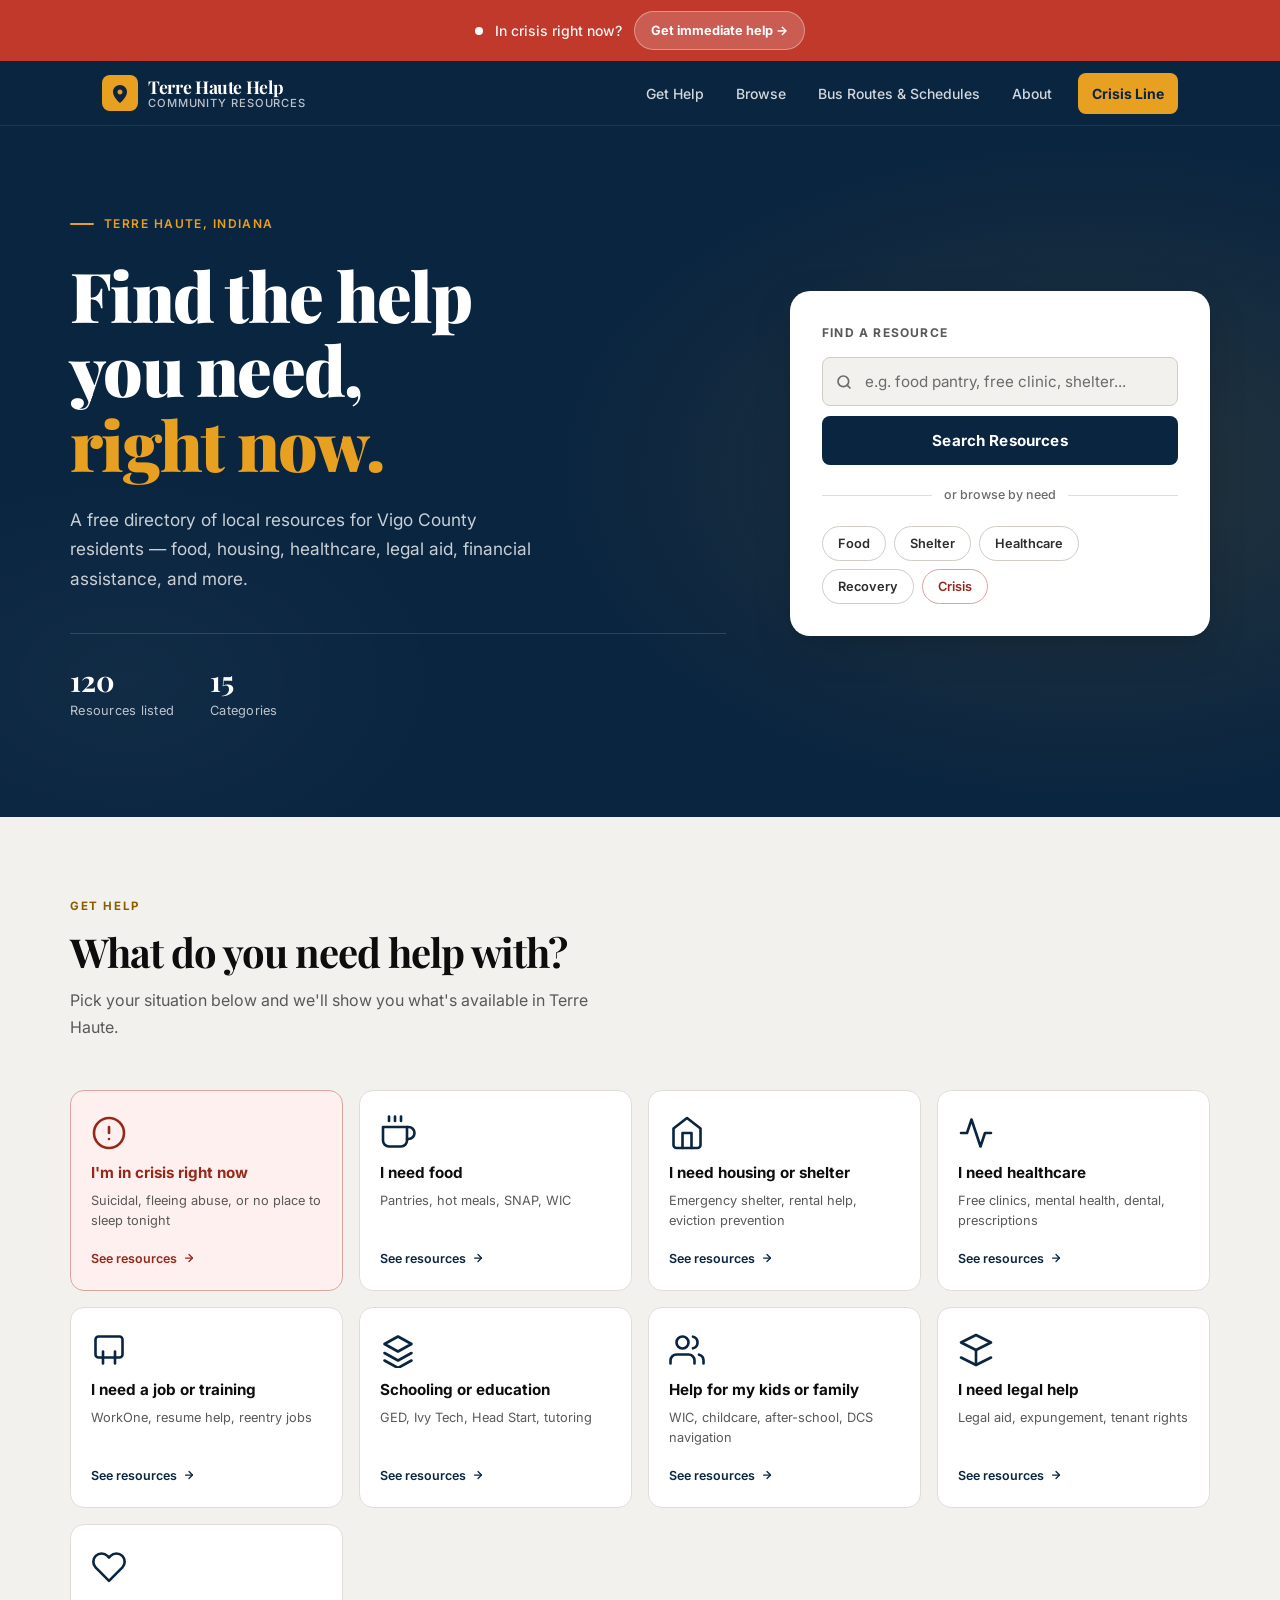
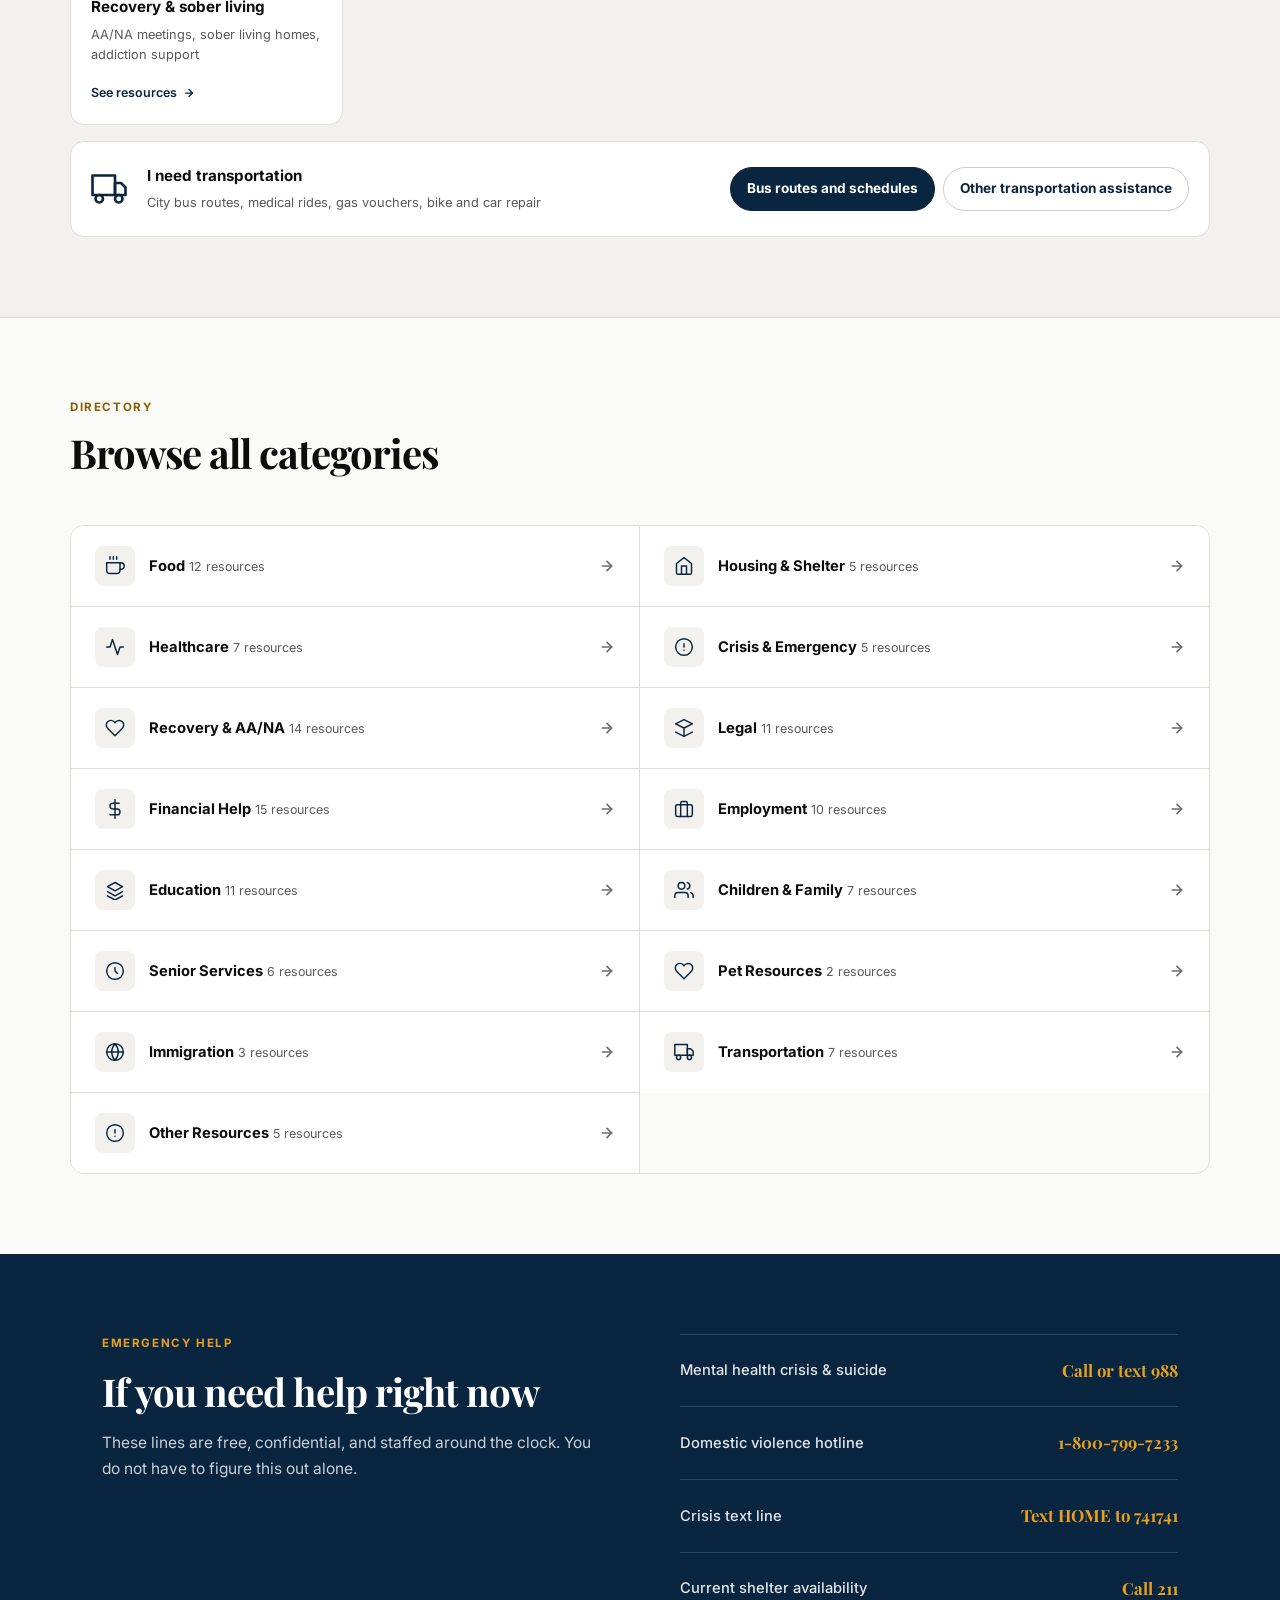
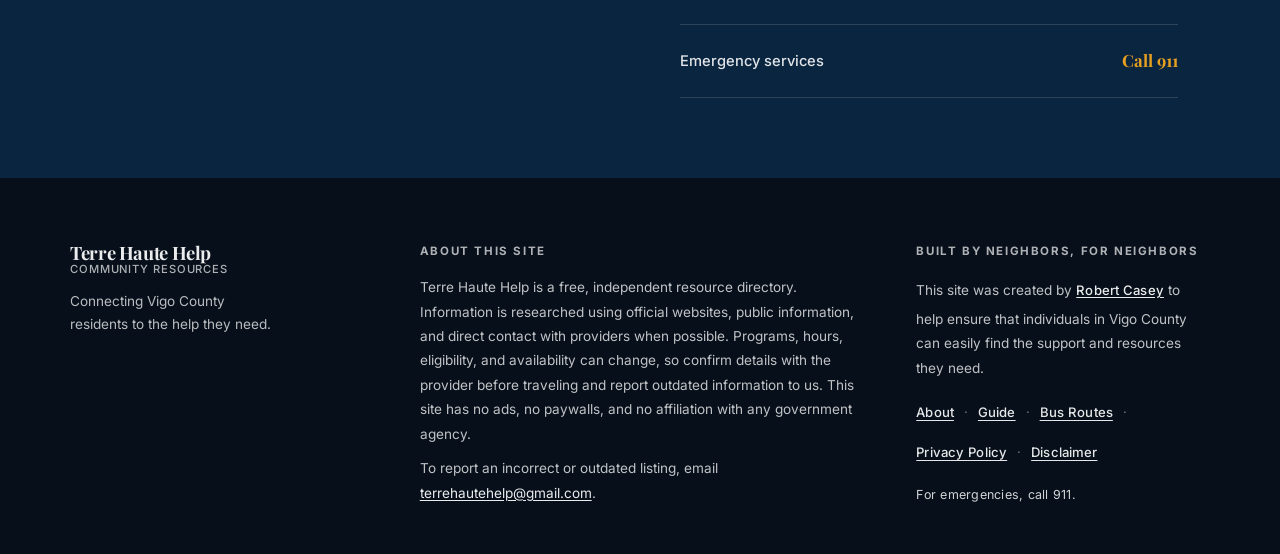
<file: index.html>
<!DOCTYPE html>
<html lang="en">
<head>
  <meta charset="UTF-8" />
  <meta name="viewport" content="width=device-width, initial-scale=1.0" />

  <title>Terre Haute Help — Free Directory of Local Resources in Vigo County, Indiana</title>
  <meta name="description" content="Free resource directory for Terre Haute and Vigo County, Indiana. Find food pantries, emergency shelter, free clinics, legal aid, financial assistance, crisis support, sober living, and more." />
  <meta name="author" content="Robert Casey" />
  <meta name="robots" content="index, follow" />
  <meta name="theme-color" content="#0A2540" />
  <link rel="canonical" href="https://terrehautehelp.org" />

  <meta name="geo.region" content="US-IN" />
  <meta name="geo.placename" content="Terre Haute, Indiana" />
  <meta name="geo.position" content="39.4667;-87.4139" />
  <meta name="ICBM" content="39.4667, -87.4139" />

  <meta property="og:title" content="Terre Haute Help — Free Directory of Local Resources for Vigo County" />
  <meta property="og:description" content="A free, independent directory of food, housing, healthcare, legal aid, sober living, and crisis resources in Terre Haute, Indiana." />
  <meta property="og:type" content="website" />
  <meta property="og:url" content="https://terrehautehelp.org" />
  <meta property="og:image" content="https://terrehautehelp.org/og-image-v3.png" />
  <meta property="og:image:width" content="1200" />
  <meta property="og:image:height" content="630" />
  <meta property="og:image:alt" content="Terre Haute Help — Free Community Resources" />
  <meta property="og:locale" content="en_US" />
  <meta property="og:site_name" content="Terre Haute Help" />

  <meta name="twitter:card" content="summary_large_image" />
  <meta name="twitter:title" content="Terre Haute Help — Free Directory of Local Resources" />
  <meta name="twitter:description" content="An independent directory of food, housing, healthcare, legal aid, sober living, and crisis support for Terre Haute and Vigo County residents." />
  <meta name="twitter:image" content="https://terrehautehelp.org/og-image-v3.png" />
  <meta name="twitter:image:alt" content="Terre Haute Help — Free Community Resources" />

  <meta name="apple-mobile-web-app-capable" content="yes" />
  <meta name="apple-mobile-web-app-status-bar-style" content="black-translucent" />
  <meta name="apple-mobile-web-app-title" content="TH Help" />

<link rel="icon" type="image/png" href="/favicon-96x96.png" sizes="96x96" />
<link rel="icon" type="image/svg+xml" href="/favicon.svg" />
<link rel="shortcut icon" href="/favicon.ico" />
<link rel="apple-touch-icon" sizes="180x180" href="/apple-touch-icon.png" />
<meta name="apple-mobile-web-app-title" content="Terre Haute Help" />
<link rel="manifest" href="/site.webmanifest" />

  <link rel="preconnect" href="https://fonts.googleapis.com" />
  <link rel="preconnect" href="https://fonts.gstatic.com" crossorigin />
  <link href="https://fonts.googleapis.com/css2?family=Playfair+Display:wght@700;900&family=Inter:wght@400;500;600;700&display=swap" rel="stylesheet" />

  <link rel="stylesheet" href="styles.css?v=20261025-220542" />
  <style>
    /* Both hero counters are in the markup. On a slow connection the page can
       arrive in pieces; until the second counter has arrived, the row keeps its
       space but stays invisible, so one number never shows beside a blank. */
    .hero-stats:not(:has(> .hero-stat:nth-child(2) > .hero-stat-label)){visibility:hidden}
  </style>

  <script type="application/ld+json">
  {
    "@context": "https://schema.org",
    "@graph": [
      {
        "@type": "WebSite",
        "name": "Terre Haute Help",
        "url": "https://terrehautehelp.org",
        "description": "Free community resource directory for Terre Haute and Vigo County, Indiana.",
        "inLanguage": "en-US",
        "potentialAction": {
          "@type": "SearchAction",
          "target": "https://terrehautehelp.org/?q={search_term_string}",
          "query-input": "required name=search_term_string"
        }
      },
      {
        "@type": "Organization",
        "name": "Terre Haute Help",
        "url": "https://terrehautehelp.org",
        "logo": "https://terrehautehelp.org/og-image-v3.png",
        "email": "terrehautehelp@gmail.com",
        "foundingDate": "2026",
        "founder": [
          {"@type": "Person", "name": "Robert Casey"}
        ],
        "address": {
          "@type": "PostalAddress",
          "addressLocality": "Terre Haute",
          "addressRegion": "IN",
          "postalCode": "47807",
          "addressCountry": "US"
        },
        "geo": {
          "@type": "GeoCoordinates",
          "latitude": 39.4667,
          "longitude": -87.4139
        },
        "areaServed": {
          "@type": "City",
          "name": "Terre Haute",
          "containedInPlace": {
            "@type": "State",
            "name": "Indiana"
          }
        },
        "description": "Independent directory connecting Vigo County residents to local resources including food, housing, healthcare, legal aid, crisis support, and sober living.",
        "knowsAbout": [
          "Food assistance",
          "Emergency shelter",
          "Healthcare resources",
          "Legal aid",
          "Crisis support",
          "Sober living",
          "Financial assistance",
          "Employment help",
          "Education resources",
          "Children and family services"
        ],
        "sameAs": []
      },
      {
        "@type": "WebPage",
        "url": "https://terrehautehelp.org",
        "name": "Terre Haute Help — Free Directory of Local Resources in Vigo County, Indiana",
        "description": "Free resource directory for Terre Haute and Vigo County residents. Find food pantries, shelter, healthcare, legal aid, crisis support, sober living homes, and financial assistance.",
        "inLanguage": "en-US",
        "isPartOf": {"@id": "https://terrehautehelp.org"},
        "about": {
          "@type": "Thing",
          "name": "Community Resources",
          "description": "Free social services and community support resources for residents of Terre Haute and Vigo County, Indiana."
        },
        "breadcrumb": {
          "@type": "BreadcrumbList",
          "itemListElement": [
            {
              "@type": "ListItem",
              "position": 1,
              "name": "Home",
              "item": "https://terrehautehelp.org"
            }
          ]
        }
      }
    ]
  }
  </script>
</head>

<body>
  <a class="skip-link" href="#main">Skip to main content</a>
  <div class="site-chrome" data-surface="dark">
    <div class="crisis-bar">
      <span class="crisis-bar-dot"></span>
      <span class="crisis-bar-text">In crisis right now?</span>
      <a href="#crisis" class="crisis-bar-link">Get immediate help →</a>
    </div>

    <header class="site-header">
      <div class="header-inner">
        <a href="/" class="logo">
          <div class="logo-mark">
            <svg viewBox="0 0 20 20" xmlns="http://www.w3.org/2000/svg">
              <path d="M10 2C6.13 2 3 5.13 3 9c0 5.25 7 11 7 11s7-5.75 7-11c0-3.87-3.13-7-7-7zm0 9.5c-1.38 0-2.5-1.12-2.5-2.5S8.62 6.5 10 6.5s2.5 1.12 2.5 2.5S11.38 11.5 10 11.5z"/>
            </svg>
          </div>
          <div class="logo-text-wrap">
            <span class="logo-name">Terre Haute Help</span>
            <span class="logo-sub">Community Resources</span>
          </div>
        </a>
        <nav class="site-nav" aria-label="Main navigation">
          <a href="#situation" data-nav="gethelp">Get Help</a>
          <a href="#categories" data-nav="browse">Browse</a>
          <a href="/bus" data-nav="bus">Bus<span class="nav-long"> Routes &amp; Schedules</span></a>
          <a href="/about" data-nav="about">About</a>
          <a href="#crisis" class="nav-cta">Crisis Line</a>
        </nav>
      </div>
    </header>
  </div>

  <main id="main">
    <div id="resultsStatus" role="status" aria-live="polite" class="visually-hidden"></div>
    <section class="hero" data-surface="dark">
      <div class="hero-grid">
        <div class="hero-left">
          <p class="hero-eyebrow">Terre Haute, Indiana</p>
          <h1 class="hero-title">Find the help<br>you need,<br><em>right now.</em></h1>
          <p class="hero-sub">A free directory of local resources for Vigo County residents — food, housing, healthcare, legal aid, financial assistance, and more.</p>
          <div class="hero-stats" data-nosnippet>
            <div class="hero-stat">
              <div class="hero-stat-num" id="statResources">120</div>
              <div class="hero-stat-label">Resources listed</div>
            </div>
            <div class="hero-stat">
              <div class="hero-stat-num" id="statCategories">15</div>
              <div class="hero-stat-label">Categories</div>
            </div>
          </div>
        </div>
        <div class="hero-right">
          <div class="hero-search-card" data-surface="light">
            <label class="search-card-label" for="globalSearch">Find a resource</label>
            <div class="search-field">
              <div class="search-input-wrap">
                <svg class="search-icon" width="16" height="16" viewBox="0 0 24 24" fill="none" stroke="currentColor" stroke-width="2.5" stroke-linecap="round" stroke-linejoin="round" aria-hidden="true"><circle cx="11" cy="11" r="8"/><line x1="21" y1="21" x2="16.65" y2="16.65"/></svg>
                <input type="search" id="globalSearch" class="search-input" placeholder="e.g. food pantry, free clinic, shelter..." autocomplete="off" autocorrect="off" spellcheck="false" />
              </div>
              <button type="button" class="search-btn" id="searchBtn">Search Resources</button>
            </div>
            <div class="search-divider">or browse by need</div>
            <div class="quick-links">
              <button type="button" class="quick-link" data-filter="food">Food</button>
              <button type="button" class="quick-link" data-filter="housing">Shelter</button>
              <button type="button" class="quick-link" data-filter="health">Healthcare</button>
              <button type="button" class="quick-link" data-filter="recovery">Recovery</button>
              <button type="button" class="quick-link quick-link-crisis" data-filter="crisis">Crisis</button>
            </div>
          </div>
        </div>
      </div>
    </section>

    <section class="section situation-section" id="situation">
      <div class="section-inner">
        <div class="section-header">
          <p class="section-eyebrow">Get Help</p>
          <h2 class="section-title">What do you need help with?</h2>
          <p class="section-sub">Pick your situation below and we'll show you what's available in Terre Haute.</p>
        </div>
        <div class="situation-grid">

          <button type="button" class="sit-card sit-crisis" data-filter="crisis">
            <span class="sit-icon" aria-hidden="true"><svg viewBox="0 0 24 24" fill="none" stroke="currentColor" stroke-width="1.75" stroke-linecap="round" stroke-linejoin="round"><circle cx="12" cy="12" r="10"/><line x1="12" y1="8" x2="12" y2="12"/><line x1="12" y1="16" x2="12.01" y2="16"/></svg></span>
            <span class="sit-label">I'm in crisis right now</span>
            <span class="sit-desc">Suicidal, fleeing abuse, or no place to sleep tonight</span>
            <span class="sit-arrow">See resources <svg width="12" height="12" viewBox="0 0 24 24" fill="none" stroke="currentColor" stroke-width="2.5" stroke-linecap="round" stroke-linejoin="round" aria-hidden="true"><line x1="5" y1="12" x2="19" y2="12"/><polyline points="12 5 19 12 12 19"/></svg></span>
          </button>

          <button type="button" class="sit-card" data-filter="food">
            <span class="sit-icon" aria-hidden="true"><svg viewBox="0 0 24 24" fill="none" stroke="currentColor" stroke-width="1.75" stroke-linecap="round" stroke-linejoin="round"><path d="M18 8h1a4 4 0 0 1 0 8h-1"/><path d="M2 8h16v9a4 4 0 0 1-4 4H6a4 4 0 0 1-4-4V8z"/><line x1="6" y1="1" x2="6" y2="4"/><line x1="10" y1="1" x2="10" y2="4"/><line x1="14" y1="1" x2="14" y2="4"/></svg></span>
            <span class="sit-label">I need food</span>
            <span class="sit-desc">Pantries, hot meals, SNAP, WIC</span>
            <span class="sit-arrow">See resources <svg width="12" height="12" viewBox="0 0 24 24" fill="none" stroke="currentColor" stroke-width="2.5" stroke-linecap="round" stroke-linejoin="round" aria-hidden="true"><line x1="5" y1="12" x2="19" y2="12"/><polyline points="12 5 19 12 12 19"/></svg></span>
          </button>

          <button type="button" class="sit-card" data-filter="housing">
            <span class="sit-icon" aria-hidden="true"><svg viewBox="0 0 24 24" fill="none" stroke="currentColor" stroke-width="1.75" stroke-linecap="round" stroke-linejoin="round"><path d="M3 9l9-7 9 7v11a2 2 0 0 1-2 2H5a2 2 0 0 1-2-2z"/><polyline points="9 22 9 12 15 12 15 22"/></svg></span>
            <span class="sit-label">I need housing or shelter</span>
            <span class="sit-desc">Emergency shelter, rental help, eviction prevention</span>
            <span class="sit-arrow">See resources <svg width="12" height="12" viewBox="0 0 24 24" fill="none" stroke="currentColor" stroke-width="2.5" stroke-linecap="round" stroke-linejoin="round" aria-hidden="true"><line x1="5" y1="12" x2="19" y2="12"/><polyline points="12 5 19 12 12 19"/></svg></span>
          </button>

          <button type="button" class="sit-card" data-filter="health">
            <span class="sit-icon" aria-hidden="true"><svg viewBox="0 0 24 24" fill="none" stroke="currentColor" stroke-width="1.75" stroke-linecap="round" stroke-linejoin="round"><path d="M22 12h-4l-3 9L9 3l-3 9H2"/></svg></span>
            <span class="sit-label">I need healthcare</span>
            <span class="sit-desc">Free clinics, mental health, dental, prescriptions</span>
            <span class="sit-arrow">See resources <svg width="12" height="12" viewBox="0 0 24 24" fill="none" stroke="currentColor" stroke-width="2.5" stroke-linecap="round" stroke-linejoin="round" aria-hidden="true"><line x1="5" y1="12" x2="19" y2="12"/><polyline points="12 5 19 12 12 19"/></svg></span>
          </button>

          <button type="button" class="sit-card" data-filter="employment">
            <span class="sit-icon" aria-hidden="true"><svg viewBox="0 0 24 24" fill="none" stroke="currentColor" stroke-width="1.75" stroke-linecap="round" stroke-linejoin="round"><path d="M21 15a2 2 0 0 1-2 2H5a2 2 0 0 1-2-2V5a2 2 0 0 1 2-2h14a2 2 0 0 1 2 2z"/><path d="M16 21v-8"/><path d="M8 21v-8"/></svg></span>
            <span class="sit-label">I need a job or training</span>
            <span class="sit-desc">WorkOne, resume help, reentry jobs</span>
            <span class="sit-arrow">See resources <svg width="12" height="12" viewBox="0 0 24 24" fill="none" stroke="currentColor" stroke-width="2.5" stroke-linecap="round" stroke-linejoin="round" aria-hidden="true"><line x1="5" y1="12" x2="19" y2="12"/><polyline points="12 5 19 12 12 19"/></svg></span>
          </button>

          <button type="button" class="sit-card" data-filter="education">
            <span class="sit-icon" aria-hidden="true"><svg viewBox="0 0 24 24" fill="none" stroke="currentColor" stroke-width="1.75" stroke-linecap="round" stroke-linejoin="round"><path d="M12 3L3 8l9 5 9-5-9-5z"/><path d="M3 14l9 5 9-5"/><path d="M3 19l9 5 9-5"/></svg></span>
            <span class="sit-label">Schooling or education</span>
            <span class="sit-desc">GED, Ivy Tech, Head Start, tutoring</span>
            <span class="sit-arrow">See resources <svg width="12" height="12" viewBox="0 0 24 24" fill="none" stroke="currentColor" stroke-width="2.5" stroke-linecap="round" stroke-linejoin="round" aria-hidden="true"><line x1="5" y1="12" x2="19" y2="12"/><polyline points="12 5 19 12 12 19"/></svg></span>
          </button>

          <button type="button" class="sit-card" data-filter="children">
            <span class="sit-icon" aria-hidden="true"><svg viewBox="0 0 24 24" fill="none" stroke="currentColor" stroke-width="1.75" stroke-linecap="round" stroke-linejoin="round"><path d="M17 21v-2a4 4 0 0 0-4-4H5a4 4 0 0 0-4 4v2"/><circle cx="9" cy="7" r="4"/><path d="M23 21v-2a4 4 0 0 0-3-3.87"/><path d="M16 3.13a4 4 0 0 1 0 7.75"/></svg></span>
            <span class="sit-label">Help for my kids or family</span>
            <span class="sit-desc">WIC, childcare, after-school, DCS navigation</span>
            <span class="sit-arrow">See resources <svg width="12" height="12" viewBox="0 0 24 24" fill="none" stroke="currentColor" stroke-width="2.5" stroke-linecap="round" stroke-linejoin="round" aria-hidden="true"><line x1="5" y1="12" x2="19" y2="12"/><polyline points="12 5 19 12 12 19"/></svg></span>
          </button>

          <button type="button" class="sit-card" data-filter="legal">
            <span class="sit-icon" aria-hidden="true"><svg viewBox="0 0 24 24" fill="none" stroke="currentColor" stroke-width="1.75" stroke-linecap="round" stroke-linejoin="round"><path d="M12 2L2 7l10 5 10-5-10-5z"/><path d="M2 17l10 5 10-5"/><path d="M12 22V12"/></svg></span>
            <span class="sit-label">I need legal help</span>
            <span class="sit-desc">Legal aid, expungement, tenant rights</span>
            <span class="sit-arrow">See resources <svg width="12" height="12" viewBox="0 0 24 24" fill="none" stroke="currentColor" stroke-width="2.5" stroke-linecap="round" stroke-linejoin="round" aria-hidden="true"><line x1="5" y1="12" x2="19" y2="12"/><polyline points="12 5 19 12 12 19"/></svg></span>
          </button>

          <button type="button" class="sit-card" data-filter="recovery">
            <span class="sit-icon" aria-hidden="true"><svg viewBox="0 0 24 24" fill="none" stroke="currentColor" stroke-width="1.75" stroke-linecap="round" stroke-linejoin="round"><path d="M20.84 4.61a5.5 5.5 0 0 0-7.78 0L12 5.67l-1.06-1.06a5.5 5.5 0 0 0-7.78 7.78l1.06 1.06L12 21.23l7.78-7.78 1.06-1.06a5.5 5.5 0 0 0 0-7.78z"/></svg></span>
            <span class="sit-label">Recovery & sober living</span>
            <span class="sit-desc">AA/NA meetings, sober living homes, addiction support</span>
            <span class="sit-arrow">See resources <svg width="12" height="12" viewBox="0 0 24 24" fill="none" stroke="currentColor" stroke-width="2.5" stroke-linecap="round" stroke-linejoin="round" aria-hidden="true"><line x1="5" y1="12" x2="19" y2="12"/><polyline points="12 5 19 12 12 19"/></svg></span>
          </button>

          <!-- Two separate actions, so this card is a group, not a button:
               interactive controls are never nested. -->
          <div class="sit-card sit-card-split" role="group" aria-labelledby="sitTransportLabel">
            <span class="sit-icon" aria-hidden="true"><svg viewBox="0 0 24 24" fill="none" stroke="currentColor" stroke-width="1.75" stroke-linecap="round" stroke-linejoin="round"><rect x="1" y="3" width="15" height="13"/><polygon points="16 8 20 8 23 11 23 16 16 16 16 8"/><circle cx="5.5" cy="18.5" r="2.5"/><circle cx="18.5" cy="18.5" r="2.5"/></svg></span>
            <span class="sit-text">
              <span class="sit-label" id="sitTransportLabel">I need transportation</span>
              <span class="sit-desc">City bus routes, medical rides, gas vouchers, bike and car repair</span>
            </span>
            <span class="sit-actions">
              <a href="/bus" class="sit-action sit-action-primary">Bus routes and schedules</a>
              <button type="button" class="sit-action" data-filter="transportation">Other transportation assistance</button>
            </span>
          </div>

        </div>
      </div>
    </section>

    <section class="section results-section" id="resultsSection" style="display:none;" hidden aria-labelledby="resultsTitle">
      <div class="section-inner">
        <div class="results-header">
          <div>
            <h2 class="section-title" id="resultsTitle" tabindex="-1">Results</h2>
            <p class="results-count" id="resultsCount"></p>
          </div>
          <button type="button" class="clear-btn" id="clearBtn">
            <svg width="14" height="14" viewBox="0 0 24 24" fill="none" stroke="currentColor" stroke-width="2.5" stroke-linecap="round" stroke-linejoin="round" aria-hidden="true"><line x1="19" y1="12" x2="5" y2="12"/><polyline points="12 19 5 12 12 5"/></svg>
            Back to all
          </button>
        </div>
        <div class="results-grid" id="resultsGrid"></div>
      </div>
    </section>

    <section class="section categories-section" id="categories">
      <div class="section-inner">
        <div class="section-header">
          <p class="section-eyebrow">Directory</p>
          <h2 class="section-title">Browse all categories</h2>
        </div>
        <div class="cat-grid" id="catList"></div>
      </div>
    </section>

    <section id="crisis" data-surface="dark" aria-label="Crisis and emergency help">
      <div class="crisis-inner">
        <div class="crisis-left">
          <p class="crisis-eyebrow">Emergency Help</p>
          <h2 class="crisis-title">If you need help right now</h2>
          <p class="crisis-sub">These lines are free, confidential, and staffed around the clock. You do not have to figure this out alone.</p>
        </div>
        <div class="crisis-right">
          <div class="crisis-items">
            <div class="crisis-item"><span class="crisis-item-label">Mental health crisis &amp; suicide</span><a href="tel:988" class="crisis-phone">Call or text 988</a></div>
            <div class="crisis-item"><span class="crisis-item-label">Domestic violence hotline</span><a href="tel:18007997233" class="crisis-phone">1-800-799-7233</a></div>
            <div class="crisis-item"><span class="crisis-item-label">Crisis text line</span><a href="sms:741741" class="crisis-phone">Text HOME to 741741</a></div>
            <div class="crisis-item"><span class="crisis-item-label">Current shelter availability</span><a href="tel:211" class="crisis-phone">Call 211</a></div>
            <div class="crisis-item"><span class="crisis-item-label">Emergency services</span><a href="tel:911" class="crisis-phone">Call 911</a></div>
          </div>
        </div>
      </div>
    </section>
  </main>

  <footer class="site-footer" data-surface="dark">
    <div class="footer-inner">
      <div class="footer-brand">
        <div class="logo-text-wrap">
          <span class="logo-name">Terre Haute Help</span>
          <span class="logo-sub">Community Resources</span>
        </div>
        <p class="footer-tagline">Connecting Vigo County residents to the help they need.</p>
      </div>
      <div class="footer-center">
        <p class="footer-section-label">About this site</p>
        <p class="footer-note">Terre Haute Help is a free, independent resource directory. Information is researched using official websites, public information, and direct contact with providers when possible. Programs, hours, eligibility, and availability can change, so confirm details with the provider before traveling and report outdated information to us. This site has no ads, no paywalls, and no affiliation with any government agency.</p>
        <p class="footer-note" style="margin-top:10px;">To report an incorrect or outdated listing, email <a href="mailto:terrehautehelp@gmail.com">terrehautehelp@gmail.com</a>.</p>
      </div>
      <div class="footer-right">
        <p class="footer-section-label">Built by neighbors, for neighbors</p>
        <p class="footer-note">This site was created by <a href="/about" class="footer-link">Robert Casey</a> to help ensure that individuals in Vigo County can easily find the support and resources they need.</p>
        <div class="footer-links-row">
          <a href="/about" class="footer-link">About</a>
          <span class="footer-link-divider" aria-hidden="true">·</span>
          <a href="/guide" class="footer-link">Guide</a>
          <span class="footer-link-divider" aria-hidden="true">·</span>
          <a href="/bus" class="footer-link">Bus Routes</a>
          <span class="footer-link-divider" aria-hidden="true">·</span>
          <a href="/privacy" class="footer-link">Privacy Policy</a>
          <span class="footer-link-divider" aria-hidden="true">·</span>
          <a href="/disclaimer" class="footer-link">Disclaimer</a>
        </div>
        <p class="footer-small">For emergencies, call 911.</p>
      </div>
    </div>
  </footer>
  <script src="site.js?v=20261025-220542"></script>

  <script src="resources.js?v=20261117-083419"></script>
  <script src="app.js?v=20261117-122517"></script>
</body>
</html>
</file>
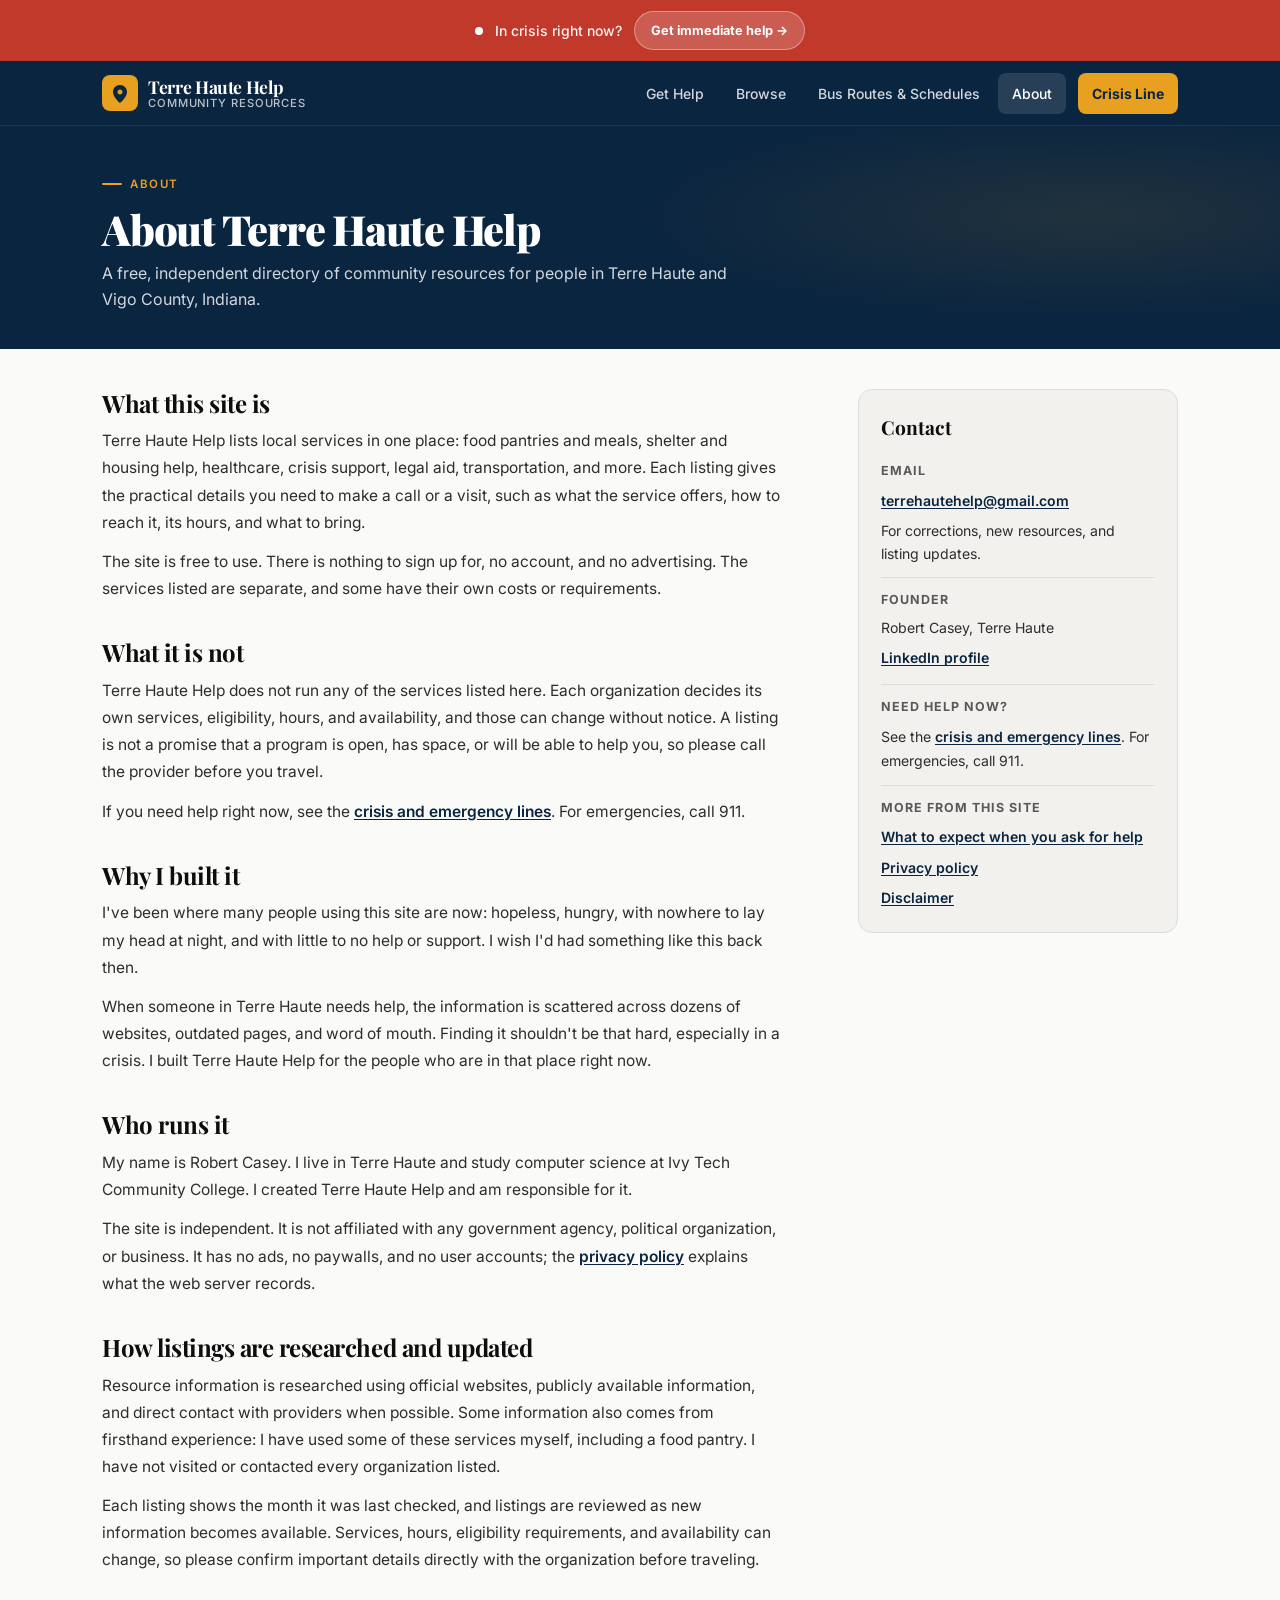
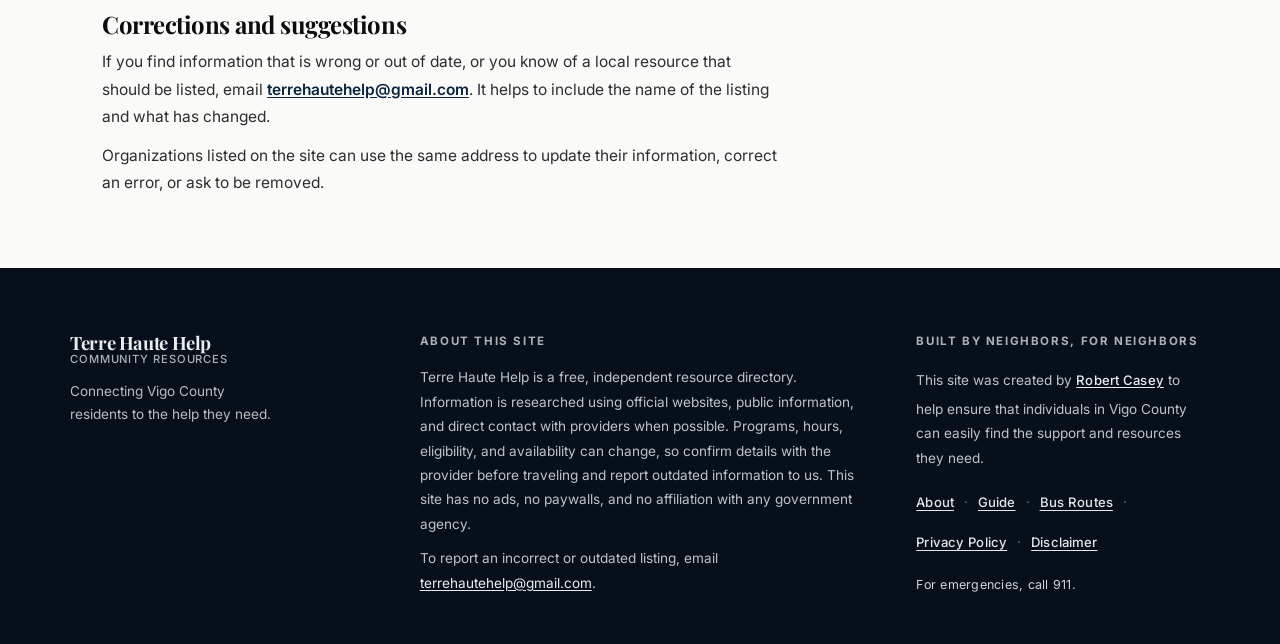
<file: about.html>
<!DOCTYPE html>
<html lang="en">
<head>
  <meta charset="UTF-8" />
  <meta name="viewport" content="width=device-width, initial-scale=1.0" />
  <title>About - Terre Haute Help | Free Community Resources for Vigo County</title>
  <meta name="description" content="Terre Haute Help was built by Robert Casey, a Terre Haute resident and CS student, to connect Vigo County residents to local resources for food, housing, healthcare, crisis support, and more." />
  <meta name="keywords" content="about Terre Haute Help, Robert Casey Terre Haute, free community resources Vigo County, Terre Haute resource directory, independent community site Terre Haute Indiana" />
  <meta name="author" content="Robert Casey" />
  <meta name="robots" content="index, follow" />
  <meta name="theme-color" content="#0A2540" />
  <link rel="canonical" href="https://terrehautehelp.org/about" />
  <meta name="geo.region" content="US-IN" />
  <meta name="geo.placename" content="Terre Haute, Indiana" />
  <meta name="geo.position" content="39.4667;-87.4139" />
  <meta name="ICBM" content="39.4667, -87.4139" />
  <meta property="og:title" content="About - Terre Haute Help" />
  <meta property="og:description" content="Terre Haute Help was built by Robert Casey to connect Vigo County residents to local resources for food, housing, healthcare, and crisis support." />
  <meta property="og:type" content="website" />
  <meta property="og:url" content="https://terrehautehelp.org/about" />
  <meta property="og:image" content="https://terrehautehelp.org/og-image-v3.png" />
  <meta property="og:image:alt" content="Terre Haute Help - Free Community Resources" />
  <meta property="og:locale" content="en_US" />
  <meta property="og:site_name" content="Terre Haute Help" />
  <meta name="twitter:card" content="summary_large_image" />
  <meta name="twitter:title" content="About - Terre Haute Help" />
  <meta name="twitter:description" content="A free community resource directory for Terre Haute and Vigo County, built by a local resident." />
  <meta name="twitter:image" content="https://terrehautehelp.org/og-image-v3.png" />
  <meta name="twitter:image:alt" content="Terre Haute Help - Free Community Resources" />
  <meta name="apple-mobile-web-app-capable" content="yes" />
  <meta name="apple-mobile-web-app-status-bar-style" content="black-translucent" />
  <meta name="apple-mobile-web-app-title" content="TH Help" />
<link rel="icon" type="image/png" href="/favicon-96x96.png" sizes="96x96" />
<link rel="icon" type="image/svg+xml" href="/favicon.svg" />
<link rel="shortcut icon" href="/favicon.ico" />
<link rel="apple-touch-icon" sizes="180x180" href="/apple-touch-icon.png" />
<meta name="apple-mobile-web-app-title" content="Terre Haute Help" />
<link rel="manifest" href="/site.webmanifest" />
  <link rel="preconnect" href="https://fonts.googleapis.com" />
  <link rel="preconnect" href="https://fonts.gstatic.com" crossorigin />
  <link href="https://fonts.googleapis.com/css2?family=Playfair+Display:wght@700;900&family=Inter:wght@400;500;600;700&display=swap" rel="stylesheet" />
  <link rel="stylesheet" href="styles.css?v=20261025-220542" />
  <script type="application/ld+json">
  {
    "@context": "https://schema.org",
    "@graph": [
      {
        "@type": "WebPage",
        "url": "https://terrehautehelp.org/about",
        "name": "About - Terre Haute Help",
        "description": "Terre Haute Help is a free, independent community resource directory built by Robert Casey, a Terre Haute resident, to connect Vigo County residents to local resources for food, housing, healthcare, and crisis support.",
        "inLanguage": "en-US",
        "isPartOf": {"@id": "https://terrehautehelp.org"},
        "breadcrumb": {
          "@type": "BreadcrumbList",
          "itemListElement": [
            {
              "@type": "ListItem",
              "position": 1,
              "name": "Home",
              "item": "https://terrehautehelp.org"
            },
            {
              "@type": "ListItem",
              "position": 2,
              "name": "About",
              "item": "https://terrehautehelp.org/about"
            }
          ]
        }
      },
      {
        "@type": "Person",
        "name": "Robert Casey",
        "url": "https://terrehautehelp.org/about",
        "sameAs": "https://www.linkedin.com/in/kalillacai",
        "jobTitle": "Founder",
        "worksFor": {
          "@type": "Organization",
          "name": "Terre Haute Help",
          "url": "https://terrehautehelp.org"
        },
        "address": {
          "@type": "PostalAddress",
          "addressLocality": "Terre Haute",
          "addressRegion": "IN",
          "addressCountry": "US"
        }
      }
    ]
  }
  </script>
  <style>
    /* About page. Same tokens, type and proportions as the bus page: a
       compact hero, one readable column, and a quiet side panel. */
    .policy-hero{background:var(--navy);color:#fff;padding:40px 32px 36px;position:relative;overflow:hidden}
    .policy-hero::before{content:'';position:absolute;inset:0;background:radial-gradient(ellipse 60% 80% at 85% 40%,rgba(232,160,32,0.10) 0%,transparent 60%);pointer-events:none}
    .about-wrap{max-width:calc(var(--max-w) - 64px);margin:0 auto;position:relative;z-index:1}
    .policy-eyebrow{display:inline-flex;align-items:center;gap:8px;font-size:0.72rem;font-weight:600;letter-spacing:0.14em;text-transform:uppercase;color:var(--amber);margin-bottom:12px}
    .policy-eyebrow::before{content:'';display:block;width:20px;height:2px;background:var(--amber);border-radius:2px}
    .policy-hero h1{font-family:var(--font-display);font-size:clamp(1.9rem,4vw,2.6rem);font-weight:900;line-height:1.1;letter-spacing:-0.03em;color:#fff;margin-bottom:10px}
    .about-lede{font-size:1rem;color:rgba(255,255,255,0.82);line-height:1.6;max-width:640px}

    .about-body{max-width:var(--max-w);margin:0 auto;padding:40px 32px 72px;display:grid;grid-template-columns:minmax(0,1fr) 320px;gap:48px;align-items:start}
    .about-main{max-width:680px}
    .about-main>section+section{margin-top:36px}
    .about-h2{font-family:var(--font-display);font-size:1.5rem;font-weight:700;color:var(--ink);letter-spacing:-0.02em;line-height:1.2;margin-bottom:10px}
    .about-main p{font-size:0.97rem;color:var(--ink-2);line-height:1.75}
    .about-main p+p{margin-top:12px}
    .about-main a,.about-aside a{color:var(--navy);font-weight:600;text-decoration:underline;text-underline-offset:2px}
    .about-main a:hover,.about-aside a:hover{color:var(--navy-light)}

    .about-aside{background:var(--bg-2);border:1px solid var(--border);border-radius:var(--radius-lg);padding:22px 22px 8px}
    .about-aside h2{font-family:var(--font-display);font-size:1.2rem;font-weight:700;color:var(--ink);margin-bottom:6px}
    .aside-item{padding:12px 0;border-top:1px solid var(--border)}
    .aside-item:first-of-type{border-top:none}
    .aside-item h3{font-size:0.78rem;font-weight:700;letter-spacing:0.08em;text-transform:uppercase;color:var(--ink-muted);margin-bottom:6px}
    .aside-item p,.aside-item li{font-size:0.88rem;color:var(--ink-2);line-height:1.6}
    .aside-item p+p{margin-top:6px}
    .aside-item ul{list-style:none;margin:0;padding:0}
    .aside-item li+li{margin-top:4px}
    .aside-item a{display:inline-block;padding:2px 0}

    @media(max-width:960px){
      .about-body{grid-template-columns:1fr;gap:32px}
      .about-main{max-width:none}
    }
    @media(max-width:640px){
      .policy-hero{padding:28px 20px 26px}
      .about-body{padding:28px 20px 56px}
    }
  </style>
</head>

<body>
  <a class="skip-link" href="#main">Skip to main content</a>
  <div class="site-chrome" data-surface="dark">
    <div class="crisis-bar">
      <span class="crisis-bar-dot"></span>
      <span class="crisis-bar-text">In crisis right now?</span>
      <a href="/#crisis" class="crisis-bar-link">Get immediate help →</a>
    </div>

    <header class="site-header">
      <div class="header-inner">
        <a href="/" class="logo">
          <div class="logo-mark">
            <svg viewBox="0 0 20 20" xmlns="http://www.w3.org/2000/svg">
              <path d="M10 2C6.13 2 3 5.13 3 9c0 5.25 7 11 7 11s7-5.75 7-11c0-3.87-3.13-7-7-7zm0 9.5c-1.38 0-2.5-1.12-2.5-2.5S8.62 6.5 10 6.5s2.5 1.12 2.5 2.5S11.38 11.5 10 11.5z"/>
            </svg>
          </div>
          <div class="logo-text-wrap">
            <span class="logo-name">Terre Haute Help</span>
            <span class="logo-sub">Community Resources</span>
          </div>
        </a>
        <nav class="site-nav" aria-label="Main navigation">
          <a href="/" data-nav="gethelp">Get Help</a>
          <a href="/#categories" data-nav="browse">Browse</a>
          <a href="/bus" data-nav="bus">Bus<span class="nav-long"> Routes &amp; Schedules</span></a>
          <a href="/about" data-nav="about" aria-current="page">About</a>
          <a href="/#crisis" class="nav-cta">Crisis Line</a>
        </nav>
      </div>
    </header>
  </div>

  <main id="main">
    <div class="policy-hero" data-surface="dark">
      <div class="about-wrap">
        <p class="policy-eyebrow">About</p>
        <h1>About Terre Haute Help</h1>
        <p class="about-lede">A free, independent directory of community resources for people in Terre Haute and Vigo County, Indiana.</p>
      </div>
    </div>

    <div class="about-body">
      <div class="about-main">

        <section aria-labelledby="whatTitle">
          <h2 class="about-h2" id="whatTitle">What this site is</h2>
          <p>Terre Haute Help lists local services in one place: food pantries and meals, shelter and housing help, healthcare, crisis support, legal aid, transportation, and more. Each listing gives the practical details you need to make a call or a visit, such as what the service offers, how to reach it, its hours, and what to bring.</p>
          <p>The site is free to use. There is nothing to sign up for, no account, and no advertising. The services listed are separate, and some have their own costs or requirements.</p>
        </section>

        <section aria-labelledby="notTitle">
          <h2 class="about-h2" id="notTitle">What it is not</h2>
          <p>Terre Haute Help does not run any of the services listed here. Each organization decides its own services, eligibility, hours, and availability, and those can change without notice. A listing is not a promise that a program is open, has space, or will be able to help you, so please call the provider before you travel.</p>
          <p>If you need help right now, see the <a href="/#crisis">crisis and emergency lines</a>. For emergencies, call 911.</p>
        </section>

        <section aria-labelledby="whyTitle">
          <h2 class="about-h2" id="whyTitle">Why I built it</h2>
          <p>I've been where many people using this site are now: hopeless, hungry, with nowhere to lay my head at night, and with little to no help or support. I wish I'd had something like this back then.</p>
          <p>When someone in Terre Haute needs help, the information is scattered across dozens of websites, outdated pages, and word of mouth. Finding it shouldn't be that hard, especially in a crisis. I built Terre Haute Help for the people who are in that place right now.</p>
        </section>

        <section aria-labelledby="whoTitle">
          <h2 class="about-h2" id="whoTitle">Who runs it</h2>
          <p>My name is Robert Casey. I live in Terre Haute and study computer science at Ivy Tech Community College. I created Terre Haute Help and am responsible for it.</p>
          <p>The site is independent. It is not affiliated with any government agency, political organization, or business. It has no ads, no paywalls, and no user accounts; the <a href="/privacy">privacy policy</a> explains what the web server records.</p>
        </section>

        <section aria-labelledby="howTitle">
          <h2 class="about-h2" id="howTitle">How listings are researched and updated</h2>
          <p>Resource information is researched using official websites, publicly available information, and direct contact with providers when possible. Some information also comes from firsthand experience: I have used some of these services myself, including a food pantry. I have not visited or contacted every organization listed.</p>
          <p>Each listing shows the month it was last checked, and listings are reviewed as new information becomes available. Services, hours, eligibility requirements, and availability can change, so please confirm important details directly with the organization before traveling.</p>
        </section>

        <section aria-labelledby="fixTitle">
          <h2 class="about-h2" id="fixTitle">Corrections and suggestions</h2>
          <p>If you find information that is wrong or out of date, or you know of a local resource that should be listed, email <a href="mailto:terrehautehelp@gmail.com">terrehautehelp@gmail.com</a>. It helps to include the name of the listing and what has changed.</p>
          <p>Organizations listed on the site can use the same address to update their information, correct an error, or ask to be removed.</p>
        </section>
      </div>

      <aside class="about-aside" aria-labelledby="contactTitle">
        <h2 id="contactTitle">Contact</h2>
        <div class="aside-item">
          <h3>Email</h3>
          <p><a href="mailto:terrehautehelp@gmail.com">terrehautehelp@gmail.com</a></p>
          <p>For corrections, new resources, and listing updates.</p>
        </div>
        <div class="aside-item">
          <h3>Founder</h3>
          <p>Robert Casey, Terre Haute</p>
          <p><a href="https://www.linkedin.com/in/kalillacai" target="_blank" rel="noopener noreferrer">LinkedIn profile<span class="visually-hidden"> (opens in a new tab)</span></a></p>
        </div>
        <div class="aside-item">
          <h3>Need help now?</h3>
          <p>See the <a href="/#crisis">crisis and emergency lines</a>. For emergencies, call 911.</p>
        </div>
        <div class="aside-item">
          <h3>More from this site</h3>
          <ul>
            <li><a href="/guide">What to expect when you ask for help</a></li>
            <li><a href="/privacy">Privacy policy</a></li>
            <li><a href="/disclaimer">Disclaimer</a></li>
          </ul>
        </div>
      </aside>
    </div>
  </main>

  <footer class="site-footer" data-surface="dark">
    <div class="footer-inner">
      <div class="footer-brand">
        <div class="logo-text-wrap">
          <span class="logo-name">Terre Haute Help</span>
          <span class="logo-sub">Community Resources</span>
        </div>
        <p class="footer-tagline">Connecting Vigo County residents to the help they need.</p>
      </div>
      <div class="footer-center">
        <p class="footer-section-label">About this site</p>
        <p class="footer-note">Terre Haute Help is a free, independent resource directory. Information is researched using official websites, public information, and direct contact with providers when possible. Programs, hours, eligibility, and availability can change, so confirm details with the provider before traveling and report outdated information to us. This site has no ads, no paywalls, and no affiliation with any government agency.</p>
        <p class="footer-note" style="margin-top:10px;">To report an incorrect or outdated listing, email <a href="mailto:terrehautehelp@gmail.com">terrehautehelp@gmail.com</a>.</p>
      </div>
      <div class="footer-right">
        <p class="footer-section-label">Built by neighbors, for neighbors</p>
        <p class="footer-note">This site was created by <a href="/about" class="footer-link">Robert Casey</a> to help ensure that individuals in Vigo County can easily find the support and resources they need.</p>
        <div class="footer-links-row">
          <a href="/about" class="footer-link">About</a>
          <span class="footer-link-divider" aria-hidden="true">·</span>
          <a href="/guide" class="footer-link">Guide</a>
          <span class="footer-link-divider" aria-hidden="true">·</span>
          <a href="/bus" class="footer-link">Bus Routes</a>
          <span class="footer-link-divider" aria-hidden="true">·</span>
          <a href="/privacy" class="footer-link">Privacy Policy</a>
          <span class="footer-link-divider" aria-hidden="true">·</span>
          <a href="/disclaimer" class="footer-link">Disclaimer</a>
        </div>
        <p class="footer-small">For emergencies, call 911.</p>
      </div>
    </div>
  </footer>

  <script src="site.js?v=20261025-220542"></script>
</body>
</html>
</file>
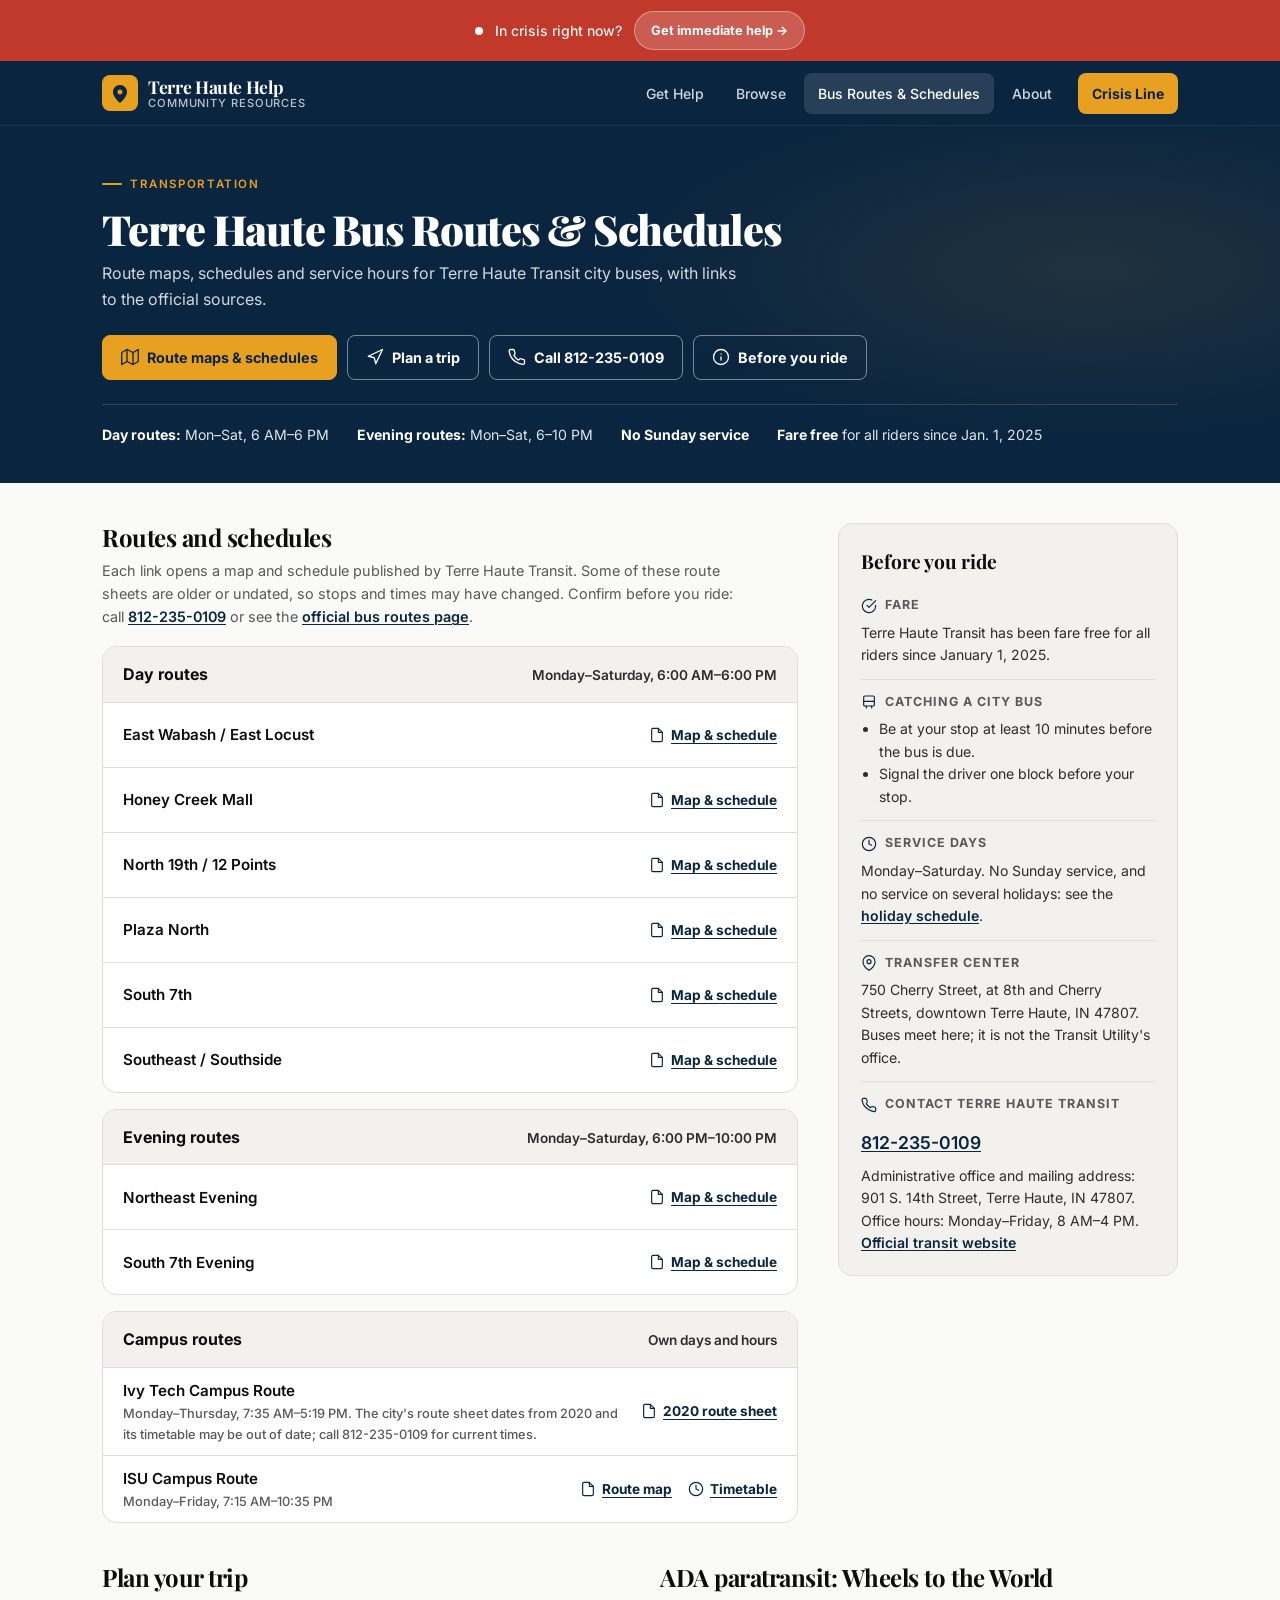
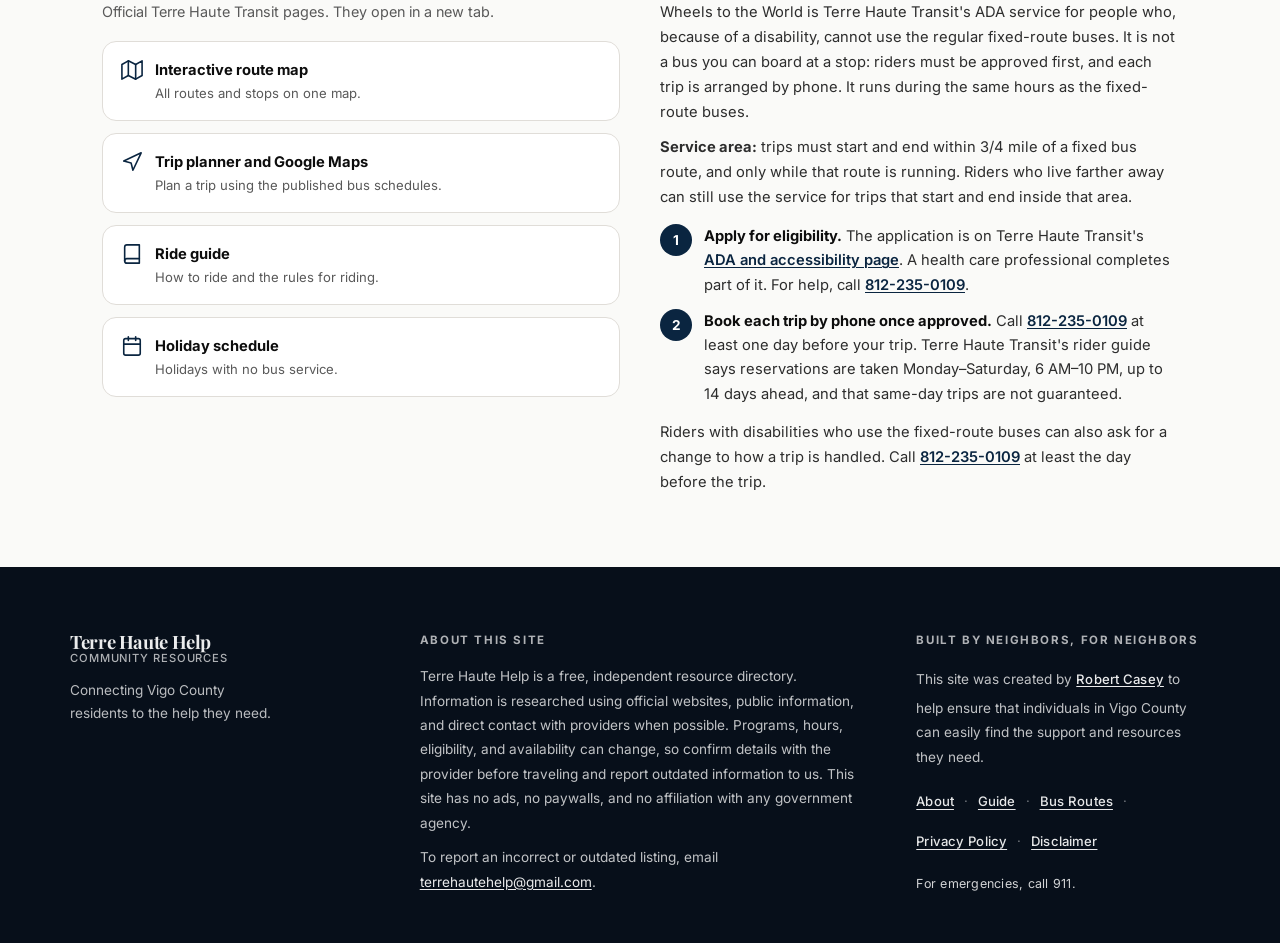
<file: bus.html>
<!DOCTYPE html>
<html lang="en">
<head>
  <meta charset="UTF-8" />
  <meta name="viewport" content="width=device-width, initial-scale=1.0" />
<title>Terre Haute Bus Routes &amp; Schedules — City Bus Guide</title>
  <meta name="description" content="Terre Haute city bus routes: maps and schedules for all 10 Terre Haute Transit routes, service hours, and ADA paratransit information. Fare free for all riders since January 2025." />
  <meta name="keywords" content="Terre Haute bus routes, Terre Haute transit, THTU bus schedule, Vigo County public transit, free bus Terre Haute, city bus Terre Haute Indiana, bus schedule Terre Haute, how to ride bus Terre Haute, ADA paratransit Terre Haute, Wheels to the World Terre Haute" />
  <meta name="author" content="Robert Casey" />
  <meta name="robots" content="index, follow" />
  <meta name="theme-color" content="#0A2540" />
  <link rel="canonical" href="https://terrehautehelp.org/bus" />

  <meta name="geo.region" content="US-IN" />
  <meta name="geo.placename" content="Terre Haute, Indiana" />
  <meta name="geo.position" content="39.4667;-87.4139" />
  <meta name="ICBM" content="39.4667, -87.4139" />

  <meta property="og:title" content="Terre Haute Bus Routes — Free City Transit Guide" />
  <meta property="og:description" content="All 10 Terre Haute city bus routes, hours, and how to ride. Free for all riders since January 2025. No car needed to get to food, healthcare, or services." />
  <meta property="og:type" content="website" />
  <meta property="og:url" content="https://terrehautehelp.org/bus" />
  <meta property="og:image" content="https://terrehautehelp.org/og-image-v3.png" />
  <meta property="og:image:alt" content="Terre Haute Help — Free Community Resources" />
  <meta property="og:locale" content="en_US" />
  <meta property="og:site_name" content="Terre Haute Help" />

  <meta name="twitter:card" content="summary_large_image" />
  <meta name="twitter:title" content="Terre Haute Bus Routes — Free Transit Guide" />
  <meta name="twitter:description" content="All 10 Terre Haute city bus routes. Free for all riders. No car needed to get to food, healthcare, or services in Vigo County." />
  <meta name="twitter:image" content="https://terrehautehelp.org/og-image-v3.png" />
  <meta name="twitter:image:alt" content="Terre Haute Help — Free Community Resources" />

  <meta name="apple-mobile-web-app-capable" content="yes" />
  <meta name="apple-mobile-web-app-status-bar-style" content="black-translucent" />
  <meta name="apple-mobile-web-app-title" content="TH Help" />

<link rel="icon" type="image/png" href="/favicon-96x96.png" sizes="96x96" />
<link rel="icon" type="image/svg+xml" href="/favicon.svg" />
<link rel="shortcut icon" href="/favicon.ico" />
<link rel="apple-touch-icon" sizes="180x180" href="/apple-touch-icon.png" />
<meta name="apple-mobile-web-app-title" content="Terre Haute Help" />
<link rel="manifest" href="/site.webmanifest" />

  <link rel="preconnect" href="https://fonts.googleapis.com" />
  <link rel="preconnect" href="https://fonts.gstatic.com" crossorigin />
  <link href="https://fonts.googleapis.com/css2?family=Playfair+Display:wght@700;900&family=Inter:wght@400;500;600;700&display=swap" rel="stylesheet" />

  <link rel="stylesheet" href="styles.css?v=20261025-220542" />

  <script type="application/ld+json">
  {
    "@context": "https://schema.org",
    "@graph": [
      {
        "@type": "WebPage",
        "url": "https://terrehautehelp.org/bus",
        "name": "Terre Haute Bus Routes & Schedules — City Bus Guide",
        "description": "Complete guide to all 10 Terre Haute city bus routes. Free for all riders since January 2025.",
        "inLanguage": "en-US",
        "isPartOf": {"@id": "https://terrehautehelp.org"},
        "breadcrumb": {
          "@type": "BreadcrumbList",
          "itemListElement": [
            {
              "@type": "ListItem",
              "position": 1,
              "name": "Home",
              "item": "https://terrehautehelp.org"
            },
            {
              "@type": "ListItem",
              "position": 2,
              "name": "Bus Routes",
              "item": "https://terrehautehelp.org/bus"
            }
          ]
        }
      }
    ]
  }
  </script>

  <style>
    /* Bus page. Navy/gold tokens and type from styles.css; one wide content
       area with a secondary "before you ride" column on desktop. */
    .policy-hero{background:var(--navy);color:#fff;padding:40px 32px 36px;position:relative;overflow:hidden}
    .policy-hero::before{content:'';position:absolute;inset:0;background:radial-gradient(ellipse 60% 80% at 85% 40%,rgba(232,160,32,0.10) 0%,transparent 60%);pointer-events:none}
    .bus-wrap{max-width:calc(var(--max-w) - 64px);margin:0 auto;position:relative;z-index:1}
    .policy-eyebrow{display:inline-flex;align-items:center;gap:8px;font-size:0.72rem;font-weight:600;letter-spacing:0.14em;text-transform:uppercase;color:var(--amber);margin-bottom:12px}
    .policy-eyebrow::before{content:'';display:block;width:20px;height:2px;background:var(--amber);border-radius:2px}
    .policy-hero h1{font-family:var(--font-display);font-size:clamp(1.9rem,4vw,2.6rem);font-weight:900;line-height:1.1;letter-spacing:-0.03em;color:#fff;margin-bottom:10px}
    .bus-lede{font-size:1rem;color:rgba(255,255,255,0.82);line-height:1.6;max-width:640px}
    .bus-actions{display:flex;flex-wrap:wrap;gap:10px;margin-top:22px}
    .bus-btn{display:inline-flex;align-items:center;gap:8px;min-height:44px;padding:10px 18px;border-radius:var(--radius);font-size:0.9rem;font-weight:700;text-decoration:none;border:1.5px solid rgba(255,255,255,0.45);color:#fff;transition:background 0.15s,border-color 0.15s}
    .bus-btn:hover{background:rgba(255,255,255,0.10);border-color:#fff;text-decoration:none}
    .bus-btn-primary{background:var(--amber);border-color:var(--amber);color:var(--navy)}
    .bus-btn-primary:hover{background:#d4911a;border-color:#d4911a}
    .bus-btn svg,.bus-icon{width:18px;height:18px;flex-shrink:0;fill:none;stroke:currentColor;stroke-width:1.75;stroke-linecap:round;stroke-linejoin:round}
    .bus-facts{display:flex;flex-wrap:wrap;gap:8px 28px;margin:24px 0 0;list-style:none;padding-top:18px;border-top:1px solid rgba(255,255,255,0.14);font-size:0.88rem;color:rgba(255,255,255,0.88)}
    .bus-facts strong{color:#fff;font-weight:700}

    .bus-body{max-width:var(--max-w);margin:0 auto;padding:40px 32px 72px;display:grid;grid-template-columns:minmax(0,1fr) 340px;gap:40px;align-items:start}
    .bus-main>section+section{margin-top:40px}
    /* Routes and "Before you ride" share the top row; the lower sections
       share the full width beneath them instead of leaving the right
       column empty. Each column stays at a readable width. */
    .bus-lower{grid-column:1/-1;display:grid;grid-template-columns:minmax(0,1fr) minmax(0,1fr);gap:40px;align-items:start}
    @media(min-width:961px){
      .bus-lower .plan-list{grid-template-columns:1fr}
    }
    .bus-h2{font-family:var(--font-display);font-size:1.5rem;font-weight:700;color:var(--ink);letter-spacing:-0.02em;line-height:1.2;margin-bottom:8px}
    .bus-intro{font-size:0.9rem;color:var(--ink-muted);line-height:1.6;margin-bottom:18px;max-width:640px}
    .bus-intro a,.bus-text a,.bus-aside a,.ada-steps a{color:var(--navy);font-weight:600;text-decoration:underline;text-underline-offset:2px}

    .route-group{border:1px solid var(--border);border-radius:var(--radius-lg);background:#fff;overflow:hidden}
    .route-group+.route-group{margin-top:16px}
    .route-group-head{display:flex;flex-wrap:wrap;align-items:baseline;justify-content:space-between;gap:4px 16px;padding:14px 20px;background:var(--bg-2);border-bottom:1px solid var(--border)}
    .route-group-head h3{font-size:1rem;font-weight:700;color:var(--ink)}
    .route-hours{font-size:0.85rem;font-weight:600;color:var(--ink-2)}
    .route-list{list-style:none;margin:0;padding:0}
    .route-row{display:flex;align-items:center;justify-content:space-between;gap:6px 16px;padding:10px 20px;border-top:1px solid var(--border)}
    .route-row:first-child{border-top:none}
    .route-name{flex:1 1 auto;min-width:0;font-size:0.95rem;font-weight:600;color:var(--ink)}
    .route-name small{display:block;font-size:0.8rem;font-weight:500;color:var(--ink-muted)}
    .route-links{display:flex;flex-wrap:wrap;justify-content:flex-end;gap:0 16px;flex-shrink:0}
    .route-link{display:inline-flex;align-items:center;gap:6px;min-height:44px;font-size:0.85rem;font-weight:700;color:var(--navy);text-decoration:underline;text-underline-offset:3px}
    .route-link:hover{color:var(--navy-light)}
    .route-link .bus-icon{width:16px;height:16px}

    .plan-list{list-style:none;margin:0;padding:0;display:grid;grid-template-columns:1fr 1fr;gap:12px}
    .plan-link{display:flex;gap:12px;align-items:flex-start;height:100%;padding:16px 18px;border:1px solid var(--border);border-radius:var(--radius-lg);background:#fff;text-decoration:none;color:var(--ink);transition:border-color 0.15s}
    .plan-link:hover{border-color:var(--navy);text-decoration:none}
    .plan-link .bus-icon{width:22px;height:22px;color:var(--navy);margin-top:1px}
    .plan-link strong{display:block;font-size:0.92rem;color:var(--ink);margin-bottom:2px}
    .plan-link span span{display:block;font-size:0.82rem;color:var(--ink-muted);line-height:1.5}

    .bus-text{font-size:0.92rem;color:var(--ink-2);line-height:1.7;max-width:680px}
    .bus-text p+p{margin-top:10px}
    .ada-steps{margin:14px 0 0;padding:0;list-style:none;display:grid;gap:12px;max-width:680px}
    .ada-steps li{display:grid;grid-template-columns:32px 1fr;gap:12px;align-items:start;font-size:0.92rem;color:var(--ink-2);line-height:1.65}
    .ada-num{width:32px;height:32px;border-radius:50%;background:var(--navy);color:#fff;font-weight:700;font-size:0.85rem;display:flex;align-items:center;justify-content:center}
    .ada-steps strong{color:var(--ink)}

    .bus-aside{background:var(--bg-2);border:1px solid var(--border);border-radius:var(--radius-lg);padding:22px 22px 8px}
    .bus-aside h2{font-family:var(--font-display);font-size:1.2rem;font-weight:700;color:var(--ink);margin-bottom:6px}
    .aside-item{padding:12px 0;border-top:1px solid var(--border)}
    .aside-item:first-of-type{border-top:none}
    .aside-item h3{display:flex;align-items:center;gap:8px;font-size:0.78rem;font-weight:700;letter-spacing:0.08em;text-transform:uppercase;color:var(--ink-muted);margin-bottom:6px}
    .aside-item h3 .bus-icon{width:16px;height:16px;color:var(--navy)}
    .aside-item p,.aside-item li{font-size:0.88rem;color:var(--ink-2);line-height:1.6}
    .aside-item ul{margin:0;padding-left:18px}
    .aside-phone{display:inline-flex;align-items:center;min-height:44px;font-size:1.1rem;font-weight:700}

    @media(max-width:960px){
      .bus-body{grid-template-columns:1fr;gap:32px}
      .bus-lower{grid-template-columns:1fr;gap:32px}
    }
    @media(max-width:640px){
      .policy-hero{padding:28px 20px 26px}
      .bus-body{padding:28px 20px 56px}
      .bus-actions{flex-direction:column;align-items:stretch}
      .bus-btn{justify-content:center}
      .plan-list{grid-template-columns:1fr}
      .route-row{padding:8px 16px}
      .route-group-head{padding:12px 16px}
      /* Campus rows carry a note and up to two links: stack them on phones. */
      .route-row-stack{flex-wrap:wrap}
      .route-row-stack .route-name{flex-basis:100%}
      .route-row-stack .route-links{justify-content:flex-start}
    }
  </style>
</head>

<body>
  <a class="skip-link" href="#main">Skip to main content</a>
  <div class="site-chrome" data-surface="dark">
    <div class="crisis-bar">
      <span class="crisis-bar-dot"></span>
      <span class="crisis-bar-text">In crisis right now?</span>
      <a href="/#crisis" class="crisis-bar-link">Get immediate help →</a>
    </div>

    <header class="site-header">
      <div class="header-inner">
        <a href="/" class="logo">
          <div class="logo-mark">
            <svg viewBox="0 0 20 20" xmlns="http://www.w3.org/2000/svg">
              <path d="M10 2C6.13 2 3 5.13 3 9c0 5.25 7 11 7 11s7-5.75 7-11c0-3.87-3.13-7-7-7zm0 9.5c-1.38 0-2.5-1.12-2.5-2.5S8.62 6.5 10 6.5s2.5 1.12 2.5 2.5S11.38 11.5 10 11.5z"/>
            </svg>
          </div>
          <div class="logo-text-wrap">
            <span class="logo-name">Terre Haute Help</span>
            <span class="logo-sub">Community Resources</span>
          </div>
        </a>
        <nav class="site-nav" aria-label="Main navigation">
          <a href="/" data-nav="gethelp">Get Help</a>
          <a href="/#categories" data-nav="browse">Browse</a>
          <a href="/bus" data-nav="bus" aria-current="page">Bus<span class="nav-long"> Routes &amp; Schedules</span></a>
          <a href="/about" data-nav="about">About</a>
          <a href="/#crisis" class="nav-cta">Crisis Line</a>
        </nav>
      </div>
    </header>
  </div>

  <main id="main">
    <div class="policy-hero" data-surface="dark">
      <div class="bus-wrap">
        <p class="policy-eyebrow">Transportation</p>
        <h1>Terre Haute Bus Routes &amp; Schedules</h1>
        <p class="bus-lede">Route maps, schedules and service hours for Terre Haute Transit city buses, with links to the official sources.</p>
        <div class="bus-actions">
          <a href="#routes" class="bus-btn bus-btn-primary"><svg class="bus-icon" viewBox="0 0 24 24" aria-hidden="true" focusable="false"><path d="M1 6v16l7-4 8 4 7-4V2l-7 4-8-4-7 4z"/><line x1="8" y1="2" x2="8" y2="18"/><line x1="16" y1="6" x2="16" y2="22"/></svg>Route maps &amp; schedules</a>
          <a href="https://www.terrehaute.in.gov/departments/transit/transits_trip_planner_and_google_maps.php" target="_blank" rel="noopener" class="bus-btn"><svg class="bus-icon" viewBox="0 0 24 24" aria-hidden="true" focusable="false"><polygon points="3 11 22 2 13 21 11 13 3 11"/></svg>Plan a trip<span class="visually-hidden"> (official trip planner, opens in a new tab)</span></a>
          <a href="tel:8122350109" class="bus-btn"><svg class="bus-icon" viewBox="0 0 24 24" aria-hidden="true" focusable="false"><path d="M22 16.92v3a2 2 0 0 1-2.18 2 19.79 19.79 0 0 1-8.63-3.07A19.5 19.5 0 0 1 4.69 13a19.79 19.79 0 0 1-3.07-8.67A2 2 0 0 1 3.56 2h3a2 2 0 0 1 2 1.72c.127.96.361 1.903.7 2.81a2 2 0 0 1-.45 2.11L7.91 9.91a16 16 0 0 0 6.18 6.18l1.27-1.27a2 2 0 0 1 2.11-.45c.907.339 1.85.573 2.81.7A2 2 0 0 1 22 16.92z"/></svg>Call 812-235-0109<span class="visually-hidden"> (Terre Haute Transit)</span></a>
          <a href="#before" class="bus-btn"><svg class="bus-icon" viewBox="0 0 24 24" aria-hidden="true" focusable="false"><circle cx="12" cy="12" r="10"/><line x1="12" y1="16" x2="12" y2="12"/><line x1="12" y1="8" x2="12.01" y2="8"/></svg>Before you ride</a>
        </div>
        <ul class="bus-facts" role="list" aria-label="Service at a glance"><li><strong>Day routes:</strong> Mon–Sat, 6 AM–6 PM</li><li><strong>Evening routes:</strong> Mon–Sat, 6–10 PM</li><li><strong>No Sunday service</strong></li><li><strong>Fare free</strong> for all riders since Jan. 1, 2025</li></ul>
      </div>
    </div>

    <div class="bus-body">
      <div class="bus-main">

        <section id="routes" aria-labelledby="routesTitle">
          <h2 class="bus-h2" id="routesTitle">Routes and schedules</h2>
          <p class="bus-intro">Each link opens a map and schedule published by Terre Haute Transit. Some of these route sheets are older or undated, so stops and times may have changed. Confirm before you ride: call <a href="tel:8122350109">812-235-0109</a> or see the <a href="https://www.terrehaute.in.gov/departments/transit/bus_routes.php" target="_blank" rel="noopener">official bus routes page<span class="visually-hidden"> (opens in a new tab)</span></a>.</p>

          <div class="route-group">
            <div class="route-group-head">
              <h3>Day routes</h3>
              <p class="route-hours">Monday–Saturday, 6:00 AM–6:00 PM</p>
            </div>
            <ul class="route-list">
              <li class="route-row"><span class="route-name">East Wabash / East Locust</span><span class="route-links"><a class="route-link" href="https://www.terrehaute.in.gov/E_Wabash_E_Locust_Route_Image3.pdf" target="_blank" rel="noopener"><svg class="bus-icon" viewBox="0 0 24 24" aria-hidden="true" focusable="false"><path d="M14 2H6a2 2 0 0 0-2 2v16a2 2 0 0 0 2 2h12a2 2 0 0 0 2-2V8z"/><polyline points="14 2 14 8 20 8"/></svg>Map &amp; schedule<span class="visually-hidden"> for East Wabash / East Locust (PDF, opens in a new tab)</span></a></span></li>
              <li class="route-row"><span class="route-name">Honey Creek Mall</span><span class="route-links"><a class="route-link" href="https://www.terrehaute.in.gov/Documents/Services/Transit/Bus%20Routes/HoneyCreekMall.pdf" target="_blank" rel="noopener"><svg class="bus-icon" viewBox="0 0 24 24" aria-hidden="true" focusable="false"><path d="M14 2H6a2 2 0 0 0-2 2v16a2 2 0 0 0 2 2h12a2 2 0 0 0 2-2V8z"/><polyline points="14 2 14 8 20 8"/></svg>Map &amp; schedule<span class="visually-hidden"> for Honey Creek Mall (PDF, opens in a new tab)</span></a></span></li>
              <li class="route-row"><span class="route-name">North 19th / 12 Points</span><span class="route-links"><a class="route-link" href="https://www.terrehaute.in.gov/Documents/Services/Transit/Bus%20Routes/busbookreaderspreads-7-1.pdf" target="_blank" rel="noopener"><svg class="bus-icon" viewBox="0 0 24 24" aria-hidden="true" focusable="false"><path d="M14 2H6a2 2 0 0 0-2 2v16a2 2 0 0 0 2 2h12a2 2 0 0 0 2-2V8z"/><polyline points="14 2 14 8 20 8"/></svg>Map &amp; schedule<span class="visually-hidden"> for North 19th / 12 Points (PDF, opens in a new tab)</span></a></span></li>
              <li class="route-row"><span class="route-name">Plaza North</span><span class="route-links"><a class="route-link" href="https://www.terrehaute.in.gov/Documents/Services/Transit/Bus%20Routes/Plaza%20North%20Route%20Map.pdf" target="_blank" rel="noopener"><svg class="bus-icon" viewBox="0 0 24 24" aria-hidden="true" focusable="false"><path d="M14 2H6a2 2 0 0 0-2 2v16a2 2 0 0 0 2 2h12a2 2 0 0 0 2-2V8z"/><polyline points="14 2 14 8 20 8"/></svg>Map &amp; schedule<span class="visually-hidden"> for Plaza North (PDF, opens in a new tab)</span></a></span></li>
              <li class="route-row"><span class="route-name">South 7th</span><span class="route-links"><a class="route-link" href="https://www.terrehaute.in.gov/Documents/Services/Transit/Bus%20Routes/South7th.pdf" target="_blank" rel="noopener"><svg class="bus-icon" viewBox="0 0 24 24" aria-hidden="true" focusable="false"><path d="M14 2H6a2 2 0 0 0-2 2v16a2 2 0 0 0 2 2h12a2 2 0 0 0 2-2V8z"/><polyline points="14 2 14 8 20 8"/></svg>Map &amp; schedule<span class="visually-hidden"> for South 7th (PDF, opens in a new tab)</span></a></span></li>
              <li class="route-row"><span class="route-name">Southeast / Southside</span><span class="route-links"><a class="route-link" href="https://www.terrehaute.in.gov/Documents/Services/Transit/Bus%20Routes/busbookreaderspreads-6-1.pdf" target="_blank" rel="noopener"><svg class="bus-icon" viewBox="0 0 24 24" aria-hidden="true" focusable="false"><path d="M14 2H6a2 2 0 0 0-2 2v16a2 2 0 0 0 2 2h12a2 2 0 0 0 2-2V8z"/><polyline points="14 2 14 8 20 8"/></svg>Map &amp; schedule<span class="visually-hidden"> for Southeast / Southside (PDF, opens in a new tab)</span></a></span></li>
            </ul>
          </div>

          <div class="route-group">
            <div class="route-group-head">
              <h3>Evening routes</h3>
              <p class="route-hours">Monday–Saturday, 6:00 PM–10:00 PM</p>
            </div>
            <ul class="route-list">
              <li class="route-row"><span class="route-name">Northeast Evening</span><span class="route-links"><a class="route-link" href="https://www.terrehaute.in.gov/Documents/Services/Transit/Bus%20Routes/northeastevening.pdf" target="_blank" rel="noopener"><svg class="bus-icon" viewBox="0 0 24 24" aria-hidden="true" focusable="false"><path d="M14 2H6a2 2 0 0 0-2 2v16a2 2 0 0 0 2 2h12a2 2 0 0 0 2-2V8z"/><polyline points="14 2 14 8 20 8"/></svg>Map &amp; schedule<span class="visually-hidden"> for Northeast Evening (PDF, opens in a new tab)</span></a></span></li>
              <li class="route-row"><span class="route-name">South 7th Evening</span><span class="route-links"><a class="route-link" href="https://www.terrehaute.in.gov/Documents/Services/Transit/Bus%20Routes/South7thEvening.pdf" target="_blank" rel="noopener"><svg class="bus-icon" viewBox="0 0 24 24" aria-hidden="true" focusable="false"><path d="M14 2H6a2 2 0 0 0-2 2v16a2 2 0 0 0 2 2h12a2 2 0 0 0 2-2V8z"/><polyline points="14 2 14 8 20 8"/></svg>Map &amp; schedule<span class="visually-hidden"> for South 7th Evening (PDF, opens in a new tab)</span></a></span></li>
            </ul>
          </div>

          <div class="route-group">
            <div class="route-group-head">
              <h3>Campus routes</h3>
              <p class="route-hours">Own days and hours</p>
            </div>
            <ul class="route-list">
              <li class="route-row route-row-stack"><span class="route-name">Ivy Tech Campus Route<small>Monday–Thursday, 7:35 AM–5:19 PM. The city's route sheet dates from 2020 and its timetable may be out of date; call 812-235-0109 for current times.</small></span><span class="route-links"><a class="route-link" href="https://www.terrehaute.in.gov/Documents/Services/Transit/Bus%20Routes/ivy-tech-campus-route-updated-2020.pdf" target="_blank" rel="noopener"><svg class="bus-icon" viewBox="0 0 24 24" aria-hidden="true" focusable="false"><path d="M14 2H6a2 2 0 0 0-2 2v16a2 2 0 0 0 2 2h12a2 2 0 0 0 2-2V8z"/><polyline points="14 2 14 8 20 8"/></svg>2020 route sheet<span class="visually-hidden"> for the Ivy Tech Campus Route (PDF from 2020, may be out of date, opens in a new tab)</span></a></span></li>
              <li class="route-row route-row-stack"><span class="route-name">ISU Campus Route<small>Monday–Friday, 7:15 AM–10:35 PM</small></span><span class="route-links"><a class="route-link" href="https://www.terrehaute.in.gov/ISU%20Campus%20ROUTE%2008.10.2026.pdf" target="_blank" rel="noopener"><svg class="bus-icon" viewBox="0 0 24 24" aria-hidden="true" focusable="false"><path d="M14 2H6a2 2 0 0 0-2 2v16a2 2 0 0 0 2 2h12a2 2 0 0 0 2-2V8z"/><polyline points="14 2 14 8 20 8"/></svg>Route map<span class="visually-hidden"> for the ISU Campus Route (PDF, opens in a new tab)</span></a><a class="route-link" href="https://www.terrehaute.in.gov/New%20ISU%20Time%20Table%20Schedule%202026.docx" target="_blank" rel="noopener"><svg class="bus-icon" viewBox="0 0 24 24" aria-hidden="true" focusable="false"><circle cx="12" cy="12" r="10"/><polyline points="12 6 12 12 16 14"/></svg>Timetable<span class="visually-hidden"> for the ISU Campus Route (Word document, opens in a new tab)</span></a></span></li>
            </ul>
          </div>
        </section>
      </div>

      <aside class="bus-aside" id="before" aria-labelledby="beforeTitle">
        <h2 id="beforeTitle">Before you ride</h2>
        <div class="aside-item">
          <h3><svg class="bus-icon" viewBox="0 0 24 24" aria-hidden="true" focusable="false"><path d="M22 11.08V12a10 10 0 1 1-5.93-9.14"/><polyline points="22 4 12 14.01 9 11.01"/></svg>Fare</h3>
          <p>Terre Haute Transit has been fare free for all riders since January 1, 2025.</p>
        </div>
        <div class="aside-item">
          <h3><svg class="bus-icon" viewBox="0 0 24 24" aria-hidden="true" focusable="false"><rect x="4" y="3" width="16" height="15" rx="2"/><line x1="4" y1="11" x2="20" y2="11"/><line x1="8" y1="21" x2="8" y2="18"/><line x1="16" y1="21" x2="16" y2="18"/></svg>Catching a city bus</h3>
          <ul>
            <li>Be at your stop at least 10 minutes before the bus is due.</li>
            <li>Signal the driver one block before your stop.</li>
          </ul>
        </div>
        <div class="aside-item">
          <h3><svg class="bus-icon" viewBox="0 0 24 24" aria-hidden="true" focusable="false"><circle cx="12" cy="12" r="10"/><polyline points="12 6 12 12 16 14"/></svg>Service days</h3>
          <p>Monday–Saturday. No Sunday service, and no service on several holidays: see the <a href="https://www.terrehaute.in.gov/departments/transit/holiday_schedule.php" target="_blank" rel="noopener">holiday schedule<span class="visually-hidden"> (opens in a new tab)</span></a>.</p>
        </div>
        <div class="aside-item">
          <h3><svg class="bus-icon" viewBox="0 0 24 24" aria-hidden="true" focusable="false"><path d="M21 10c0 7-9 13-9 13s-9-6-9-13a9 9 0 0 1 18 0z"/><circle cx="12" cy="10" r="3"/></svg>Transfer Center</h3>
          <p>750 Cherry Street, at 8th and Cherry Streets, downtown Terre Haute, IN 47807. Buses meet here; it is not the Transit Utility's office.</p>
        </div>
        <div class="aside-item">
          <h3><svg class="bus-icon" viewBox="0 0 24 24" aria-hidden="true" focusable="false"><path d="M22 16.92v3a2 2 0 0 1-2.18 2 19.79 19.79 0 0 1-8.63-3.07A19.5 19.5 0 0 1 4.69 13a19.79 19.79 0 0 1-3.07-8.67A2 2 0 0 1 3.56 2h3a2 2 0 0 1 2 1.72c.127.96.361 1.903.7 2.81a2 2 0 0 1-.45 2.11L7.91 9.91a16 16 0 0 0 6.18 6.18l1.27-1.27a2 2 0 0 1 2.11-.45c.907.339 1.85.573 2.81.7A2 2 0 0 1 22 16.92z"/></svg>Contact Terre Haute Transit</h3>
          <p><a class="aside-phone" href="tel:8122350109">812-235-0109</a></p>
          <p>Administrative office and mailing address: 901 S. 14th Street, Terre Haute, IN 47807.</p>
          <p>Office hours: Monday–Friday, 8 AM–4 PM.</p>
          <p><a href="https://www.terrehaute.in.gov/departments/transit/index.php" target="_blank" rel="noopener">Official transit website<span class="visually-hidden"> (opens in a new tab)</span></a></p>
        </div>
      </aside>

      <!-- Below the routes and "Before you ride": trip planning and paratransit side by side on wide screens. -->
      <div class="bus-lower">
        <section aria-labelledby="planTitle">
          <h2 class="bus-h2" id="planTitle">Plan your trip</h2>
          <p class="bus-intro">Official Terre Haute Transit pages. They open in a new tab.</p>
          <ul class="plan-list">
            <li><a class="plan-link" href="https://www.terrehaute.in.gov/departments/transit/interactive_route_map.php" target="_blank" rel="noopener"><svg class="bus-icon" viewBox="0 0 24 24" aria-hidden="true" focusable="false"><path d="M1 6v16l7-4 8 4 7-4V2l-7 4-8-4-7 4z"/><line x1="8" y1="2" x2="8" y2="18"/><line x1="16" y1="6" x2="16" y2="22"/></svg><span><strong>Interactive route map</strong><span>All routes and stops on one map.<span class="visually-hidden"> (opens in a new tab)</span></span></span></a></li>
            <li><a class="plan-link" href="https://www.terrehaute.in.gov/departments/transit/transits_trip_planner_and_google_maps.php" target="_blank" rel="noopener"><svg class="bus-icon" viewBox="0 0 24 24" aria-hidden="true" focusable="false"><polygon points="3 11 22 2 13 21 11 13 3 11"/></svg><span><strong>Trip planner and Google Maps</strong><span>Plan a trip using the published bus schedules.<span class="visually-hidden"> (opens in a new tab)</span></span></span></a></li>
            <li><a class="plan-link" href="https://www.terrehaute.in.gov/departments/transit/ride_guide.php" target="_blank" rel="noopener"><svg class="bus-icon" viewBox="0 0 24 24" aria-hidden="true" focusable="false"><path d="M4 19.5A2.5 2.5 0 0 1 6.5 17H20"/><path d="M6.5 2H20v20H6.5A2.5 2.5 0 0 1 4 19.5v-15A2.5 2.5 0 0 1 6.5 2z"/></svg><span><strong>Ride guide</strong><span>How to ride and the rules for riding.<span class="visually-hidden"> (opens in a new tab)</span></span></span></a></li>
            <li><a class="plan-link" href="https://www.terrehaute.in.gov/departments/transit/holiday_schedule.php" target="_blank" rel="noopener"><svg class="bus-icon" viewBox="0 0 24 24" aria-hidden="true" focusable="false"><rect x="3" y="4" width="18" height="18" rx="2" ry="2"/><line x1="16" y1="2" x2="16" y2="6"/><line x1="8" y1="2" x2="8" y2="6"/><line x1="3" y1="10" x2="21" y2="10"/></svg><span><strong>Holiday schedule</strong><span>Holidays with no bus service.<span class="visually-hidden"> (opens in a new tab)</span></span></span></a></li>
          </ul>
        </section>

        <section aria-labelledby="adaTitle">
          <h2 class="bus-h2" id="adaTitle">ADA paratransit: Wheels to the World</h2>
          <div class="bus-text">
            <p>Wheels to the World is Terre Haute Transit's ADA service for people who, because of a disability, cannot use the regular fixed-route buses. It is not a bus you can board at a stop: riders must be approved first, and each trip is arranged by phone. It runs during the same hours as the fixed-route buses.</p>
            <p><strong>Service area:</strong> trips must start and end within 3/4 mile of a fixed bus route, and only while that route is running. Riders who live farther away can still use the service for trips that start and end inside that area.</p>
          </div>
          <ol class="ada-steps" role="list">
            <li><span class="ada-num" aria-hidden="true">1</span><span><strong><span class="visually-hidden">Step 1: </span>Apply for eligibility.</strong> The application is on Terre Haute Transit's <a href="https://www.terrehaute.in.gov/departments/transit/ada_and_accessibility_information.php" target="_blank" rel="noopener">ADA and accessibility page<span class="visually-hidden"> (opens in a new tab)</span></a>. A health care professional completes part of it. For help, call <a href="tel:8122350109">812-235-0109</a>.</span></li>
            <li><span class="ada-num" aria-hidden="true">2</span><span><strong><span class="visually-hidden">Step 2: </span>Book each trip by phone once approved.</strong> Call <a href="tel:8122350109">812-235-0109</a> at least one day before your trip. Terre Haute Transit's rider guide says reservations are taken Monday–Saturday, 6 AM–10 PM, up to 14 days ahead, and that same-day trips are not guaranteed.</span></li>
          </ol>
          <div class="bus-text" style="margin-top:14px">
            <p>Riders with disabilities who use the fixed-route buses can also ask for a change to how a trip is handled. Call <a href="tel:8122350109">812-235-0109</a> at least the day before the trip.</p>
          </div>
        </section>
      </div>
    </div>
  </main>

  <footer class="site-footer" data-surface="dark">
    <div class="footer-inner">
      <div class="footer-brand">
        <div class="logo-text-wrap">
          <span class="logo-name">Terre Haute Help</span>
          <span class="logo-sub">Community Resources</span>
        </div>
        <p class="footer-tagline">Connecting Vigo County residents to the help they need.</p>
      </div>
      <div class="footer-center">
        <p class="footer-section-label">About this site</p>
        <p class="footer-note">Terre Haute Help is a free, independent resource directory. Information is researched using official websites, public information, and direct contact with providers when possible. Programs, hours, eligibility, and availability can change, so confirm details with the provider before traveling and report outdated information to us. This site has no ads, no paywalls, and no affiliation with any government agency.</p>
        <p class="footer-note" style="margin-top:10px;">To report an incorrect or outdated listing, email <a href="mailto:terrehautehelp@gmail.com">terrehautehelp@gmail.com</a>.</p>
      </div>
      <div class="footer-right">
        <p class="footer-section-label">Built by neighbors, for neighbors</p>
        <p class="footer-note">This site was created by <a href="/about" class="footer-link">Robert Casey</a> to help ensure that individuals in Vigo County can easily find the support and resources they need.</p>
        <div class="footer-links-row">
          <a href="/about" class="footer-link">About</a>
          <span class="footer-link-divider" aria-hidden="true">·</span>
          <a href="/guide" class="footer-link">Guide</a>
          <span class="footer-link-divider" aria-hidden="true">·</span>
          <a href="/bus" class="footer-link">Bus Routes</a>
          <span class="footer-link-divider" aria-hidden="true">·</span>
          <a href="/privacy" class="footer-link">Privacy Policy</a>
          <span class="footer-link-divider" aria-hidden="true">·</span>
          <a href="/disclaimer" class="footer-link">Disclaimer</a>
        </div>
        <p class="footer-small">For emergencies, call 911.</p>
      </div>
    </div>
  </footer>

  <script src="site.js?v=20261025-220542"></script>
</body>
</html>
</file>
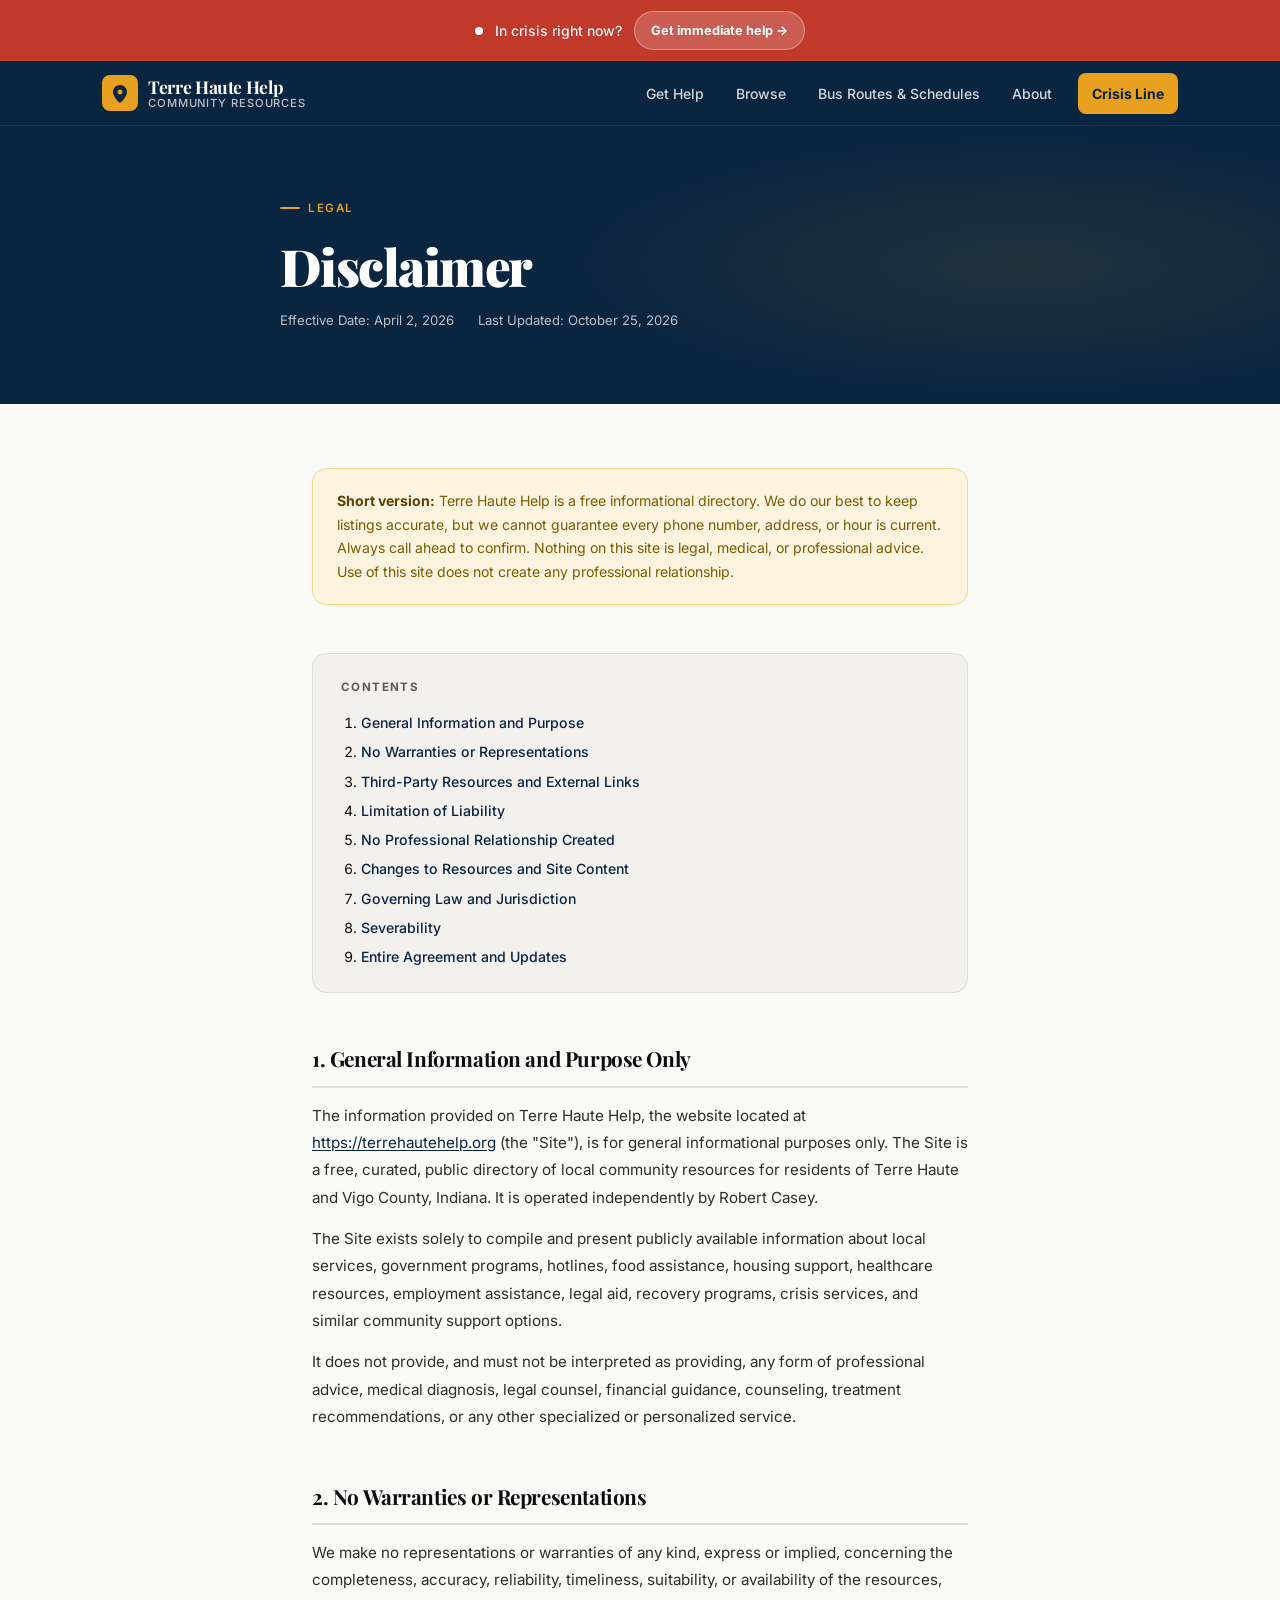
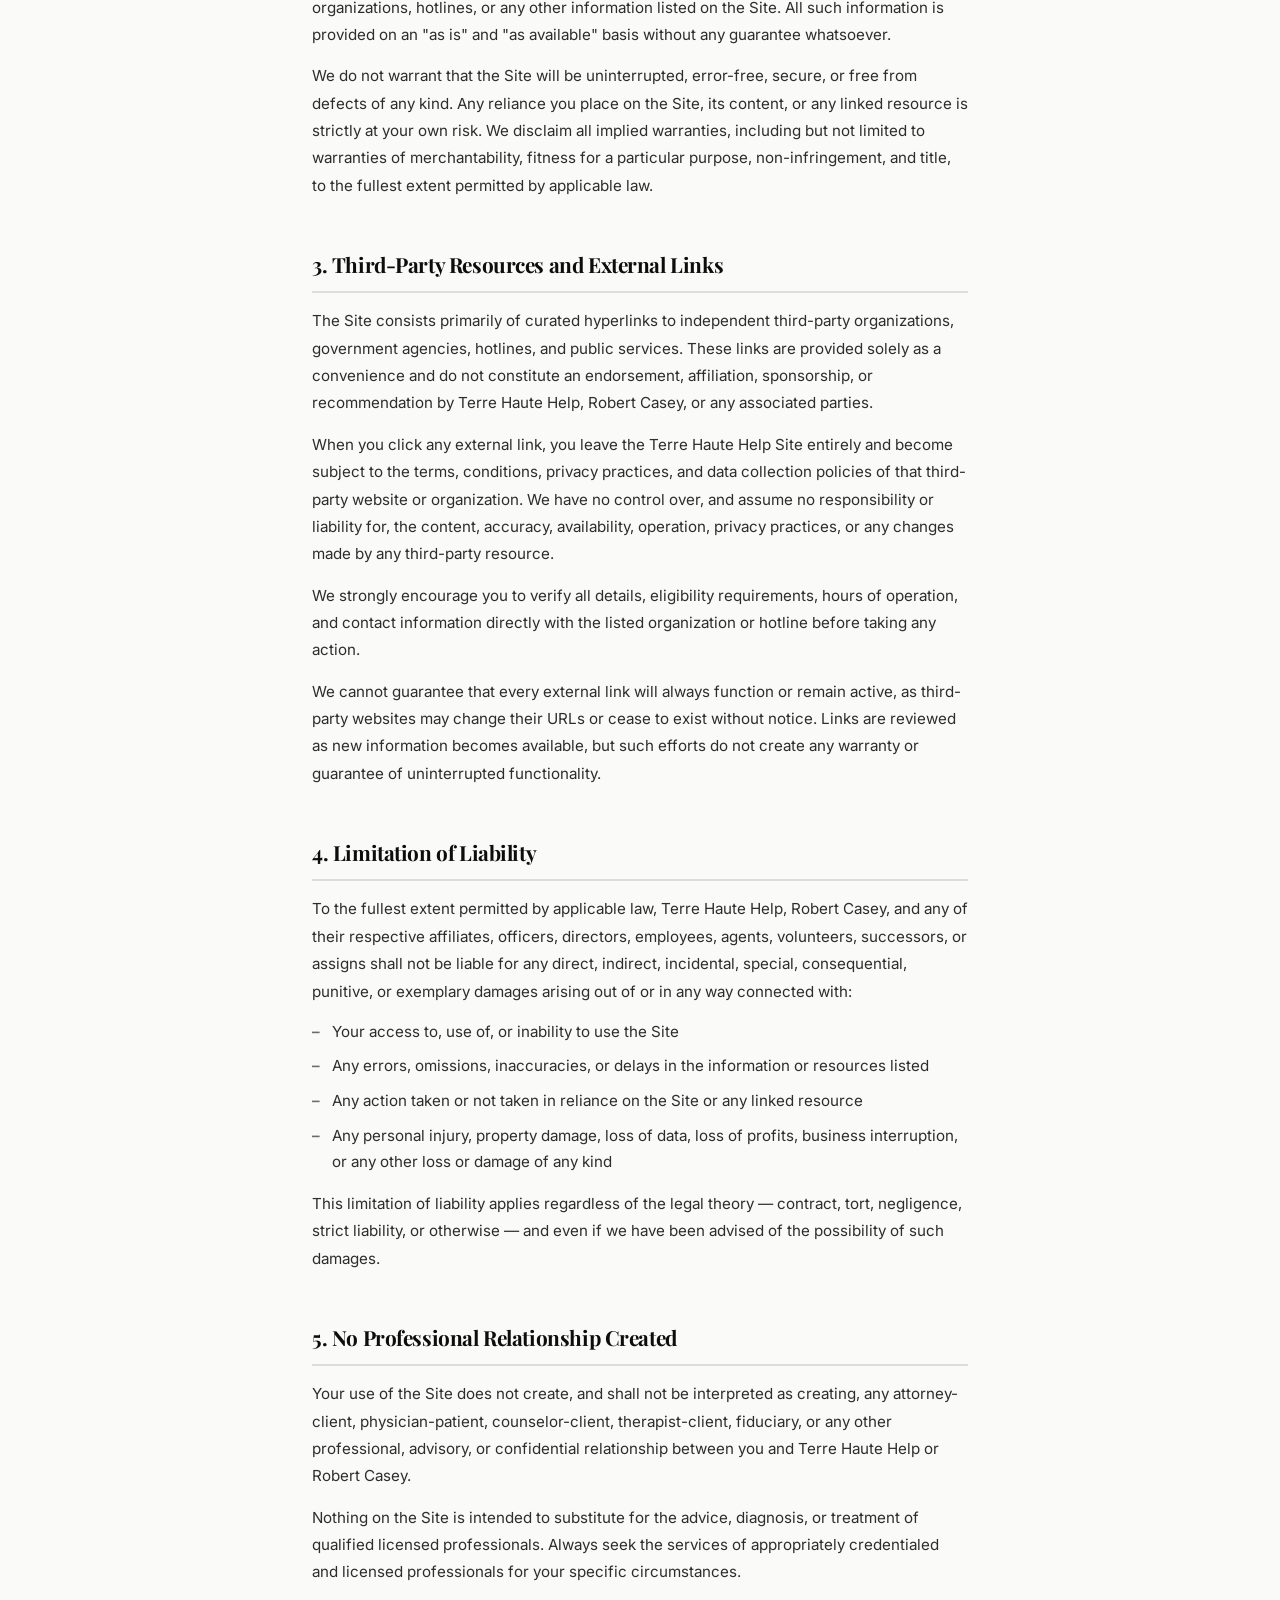
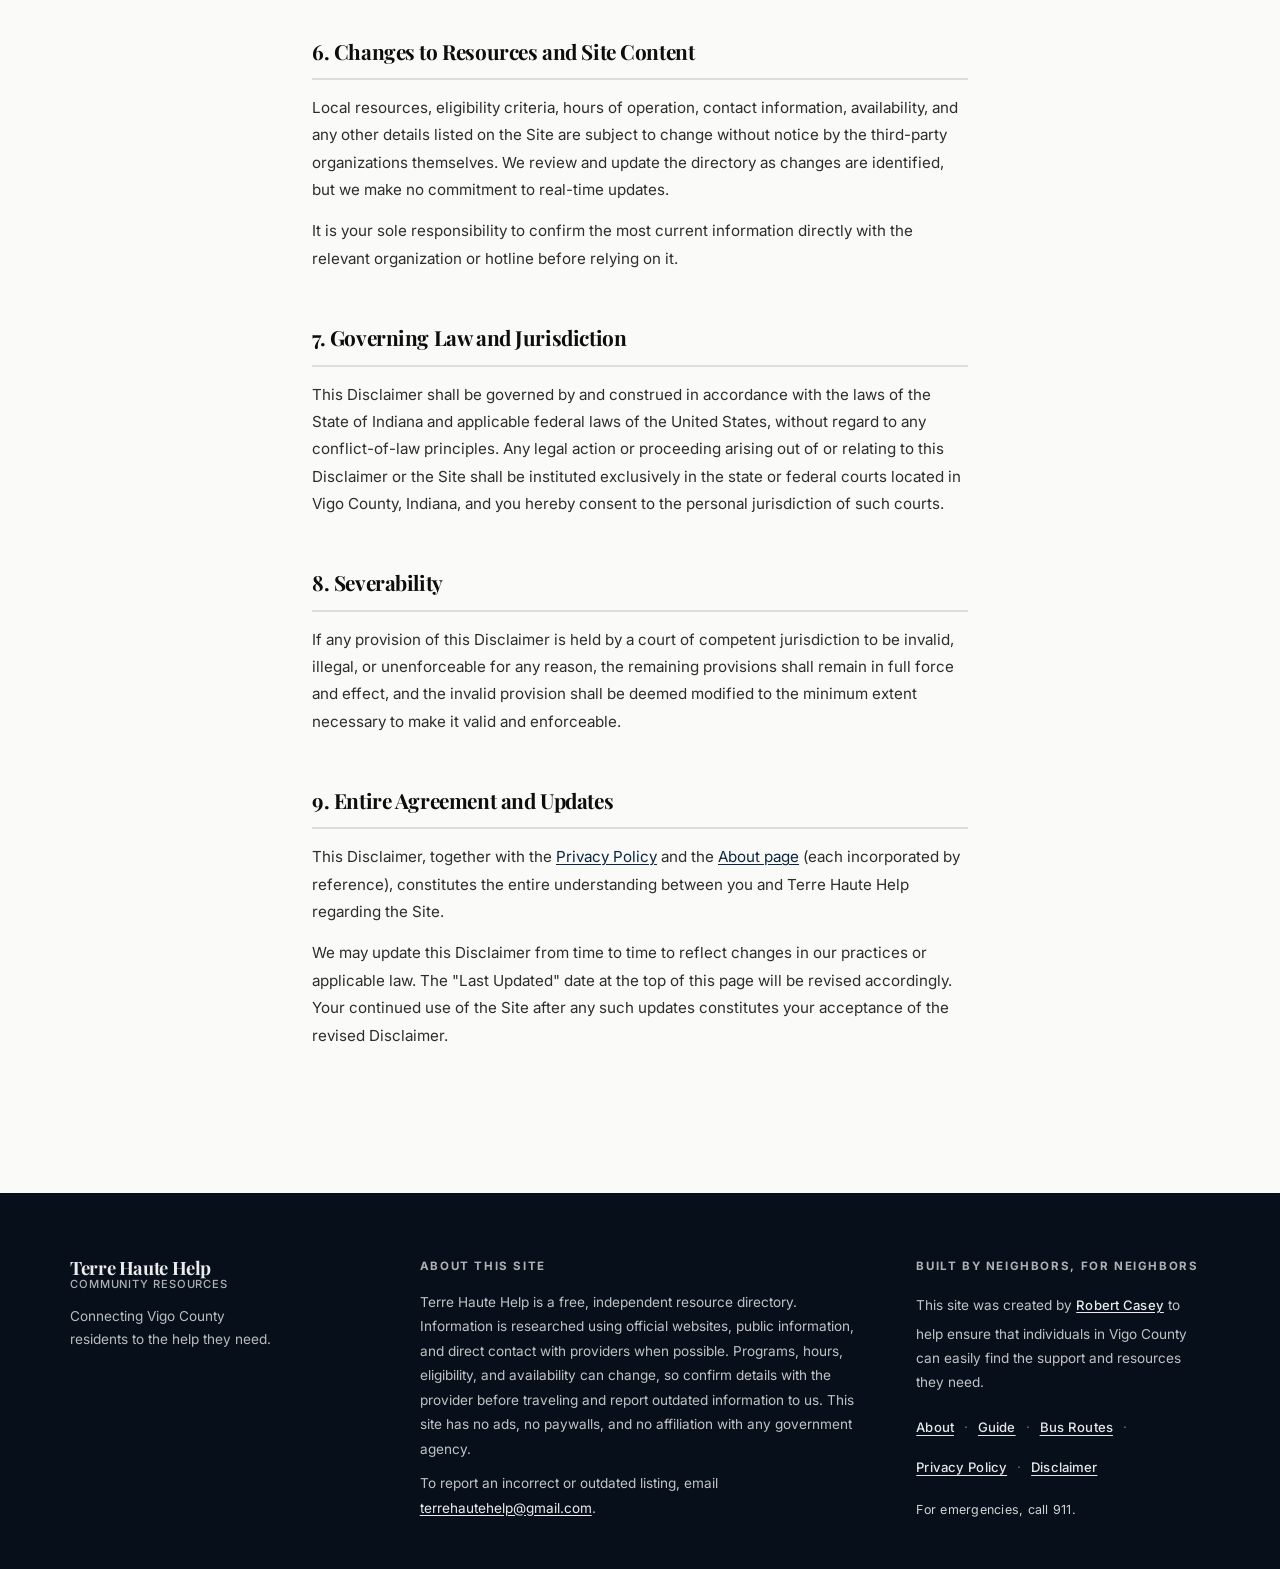
<file: disclaimer.html>
<!DOCTYPE html>
<html lang="en">
<head>
  <meta charset="UTF-8" />
  <meta name="viewport" content="width=device-width, initial-scale=1.0" />
  <title>Disclaimer — Terre Haute Help</title>
  <meta name="description" content="Disclaimer for Terre Haute Help. This site is a free informational directory and does not provide professional advice of any kind." />
  <meta name="author" content="Robert Casey" />
  <meta name="robots" content="index, follow" />
  <meta name="theme-color" content="#0A2540" />
  <link rel="canonical" href="https://terrehautehelp.org/disclaimer" />
  <meta property="og:title" content="Disclaimer — Terre Haute Help" />
  <meta property="og:description" content="Disclaimer for Terre Haute Help, a free community resource directory for Vigo County, Indiana." />
  <meta property="og:type" content="website" />
  <meta property="og:url" content="https://terrehautehelp.org/disclaimer" />
  <meta property="og:image" content="https://terrehautehelp.org/og-image-v3.png" />
  <meta property="og:site_name" content="Terre Haute Help" />
<link rel="icon" type="image/png" href="/favicon-96x96.png" sizes="96x96" />
<link rel="icon" type="image/svg+xml" href="/favicon.svg" />
<link rel="shortcut icon" href="/favicon.ico" />
<link rel="apple-touch-icon" sizes="180x180" href="/apple-touch-icon.png" />
<meta name="apple-mobile-web-app-title" content="Terre Haute Help" />
<link rel="manifest" href="/site.webmanifest" />
  <link rel="preconnect" href="https://fonts.googleapis.com" />
  <link rel="preconnect" href="https://fonts.gstatic.com" crossorigin />
  <link href="https://fonts.googleapis.com/css2?family=Playfair+Display:wght@700;900&family=Inter:wght@400;500;600;700&display=swap" rel="stylesheet" />
  <link rel="stylesheet" href="styles.css?v=20261025-220542" />
  <style>
    .policy-hero{background:var(--navy);color:#fff;padding:64px 32px 72px;position:relative;overflow:hidden}
    .policy-hero::before{content:'';position:absolute;inset:0;background:radial-gradient(ellipse 60% 80% at 80% 50%,rgba(232,160,32,0.10) 0%,transparent 60%);pointer-events:none}
    .policy-hero-inner{max-width:720px;margin:0 auto;position:relative;z-index:1}
    .policy-eyebrow{display:inline-flex;align-items:center;gap:8px;font-size:0.72rem;font-weight:600;letter-spacing:0.14em;text-transform:uppercase;color:var(--amber);margin-bottom:20px}
    .policy-eyebrow::before{content:'';display:block;width:20px;height:2px;background:var(--amber);border-radius:2px}
    .policy-hero h1{font-family:var(--font-display);font-size:clamp(2rem,5vw,3.2rem);font-weight:900;line-height:1.1;letter-spacing:-0.03em;color:#fff;margin-bottom:16px}
    .policy-meta{font-size:0.82rem;color:rgba(255,255,255,0.72);display:flex;gap:24px;flex-wrap:wrap}
    .policy-body{max-width:720px;margin:0 auto;padding:64px 32px 96px}
    .policy-section{margin-bottom:48px}
    .policy-section h2{font-family:var(--font-display);font-size:1.3rem;font-weight:700;color:var(--ink);margin-bottom:14px;letter-spacing:-0.02em;padding-bottom:10px;border-bottom:2px solid var(--border)}
    .policy-section p{font-size:0.95rem;color:var(--ink-2);line-height:1.8;margin-bottom:14px}
    .policy-section p:last-child{margin-bottom:0}
    .policy-section ul{margin:12px 0 14px 0;padding-left:0;list-style:none;display:flex;flex-direction:column;gap:8px}
    .policy-section ul li{font-size:0.95rem;color:var(--ink-2);line-height:1.75;padding-left:20px;position:relative}
    .policy-section ul li::before{content:'–';position:absolute;left:0;color:var(--ink-faint);font-weight:600}
    .policy-section a{color:var(--navy);text-decoration:underline;text-underline-offset:2px}
    .policy-section a:hover{color:var(--navy-light)}
    .policy-notice{background:#FEF4E0;border:1px solid #F0D88A;border-radius:var(--radius-lg);padding:20px 24px;margin-bottom:48px}
    .policy-notice p{font-size:0.88rem;color:#7A5C00;line-height:1.7;margin:0}
    .policy-notice strong{color:#5C4200}
    .policy-toc{background:var(--bg-2);border:1px solid var(--border);border-radius:var(--radius-lg);padding:24px 28px;margin-bottom:48px}
    .policy-toc h2{font-size:0.72rem;font-weight:700;letter-spacing:0.12em;text-transform:uppercase;color:var(--ink-muted);margin-bottom:14px}
    .policy-toc ol{padding-left:20px;display:flex;flex-direction:column;gap:6px}
    .policy-toc ol li{font-size:0.88rem}
    .policy-toc ol li a{color:var(--navy);text-decoration:none;font-weight:500}
    .policy-toc ol li a:hover{text-decoration:underline}
    @media(max-width:640px){
      .policy-hero{padding:48px 20px 56px}
      .policy-body{padding:48px 20px 72px}
    }
  </style>
</head>

<body>
  <a class="skip-link" href="#main">Skip to main content</a>
  <div class="site-chrome" data-surface="dark">
    <div class="crisis-bar">
      <span class="crisis-bar-dot"></span>
      <span class="crisis-bar-text">In crisis right now?</span>
      <a href="/#crisis" class="crisis-bar-link">Get immediate help →</a>
    </div>

    <header class="site-header">
      <div class="header-inner">
        <a href="/" class="logo">
          <div class="logo-mark">
            <svg viewBox="0 0 20 20" xmlns="http://www.w3.org/2000/svg">
              <path d="M10 2C6.13 2 3 5.13 3 9c0 5.25 7 11 7 11s7-5.75 7-11c0-3.87-3.13-7-7-7zm0 9.5c-1.38 0-2.5-1.12-2.5-2.5S8.62 6.5 10 6.5s2.5 1.12 2.5 2.5S11.38 11.5 10 11.5z"/>
            </svg>
          </div>
          <div class="logo-text-wrap">
            <span class="logo-name">Terre Haute Help</span>
            <span class="logo-sub">Community Resources</span>
          </div>
        </a>
        <nav class="site-nav" aria-label="Main navigation">
          <a href="/" data-nav="gethelp">Get Help</a>
          <a href="/#categories" data-nav="browse">Browse</a>
          <a href="/bus" data-nav="bus">Bus<span class="nav-long"> Routes &amp; Schedules</span></a>
          <a href="/about" data-nav="about">About</a>
          <a href="/#crisis" class="nav-cta">Crisis Line</a>
        </nav>
      </div>
    </header>
  </div>

  <main id="main">
    <div class="policy-hero" data-surface="dark">
      <div class="policy-hero-inner">
        <p class="policy-eyebrow">Legal</p>
        <h1>Disclaimer</h1>
        <div class="policy-meta">
          <span>Effective Date: April 2, 2026</span>
          <span>Last Updated: October 25, 2026</span>
        </div>
      </div>
    </div>

    <div class="policy-body">

      <div class="policy-notice">
        <p><strong>Short version:</strong> Terre Haute Help is a free informational directory. We do our best to keep listings accurate, but we cannot guarantee every phone number, address, or hour is current. Always call ahead to confirm. Nothing on this site is legal, medical, or professional advice. Use of this site does not create any professional relationship.</p>
      </div>

      <div class="policy-toc">
        <h2>Contents</h2>
        <ol>
          <li><a href="#section-1">General Information and Purpose</a></li>
          <li><a href="#section-2">No Warranties or Representations</a></li>
          <li><a href="#section-3">Third-Party Resources and External Links</a></li>
          <li><a href="#section-4">Limitation of Liability</a></li>
          <li><a href="#section-5">No Professional Relationship Created</a></li>
          <li><a href="#section-6">Changes to Resources and Site Content</a></li>
          <li><a href="#section-7">Governing Law and Jurisdiction</a></li>
          <li><a href="#section-8">Severability</a></li>
          <li><a href="#section-9">Entire Agreement and Updates</a></li>
        </ol>
      </div>

      <div class="policy-section" id="section-1">
        <h2>1. General Information and Purpose Only</h2>
        <p>The information provided on Terre Haute Help, the website located at <a href="https://terrehautehelp.org">https://terrehautehelp.org</a> (the "Site"), is for general informational purposes only. The Site is a free, curated, public directory of local community resources for residents of Terre Haute and Vigo County, Indiana. It is operated independently by Robert Casey.</p>
        <p>The Site exists solely to compile and present publicly available information about local services, government programs, hotlines, food assistance, housing support, healthcare resources, employment assistance, legal aid, recovery programs, crisis services, and similar community support options.</p>
        <p>It does not provide, and must not be interpreted as providing, any form of professional advice, medical diagnosis, legal counsel, financial guidance, counseling, treatment recommendations, or any other specialized or personalized service.</p>
      </div>

      <div class="policy-section" id="section-2">
        <h2>2. No Warranties or Representations</h2>
        <p>We make no representations or warranties of any kind, express or implied, concerning the completeness, accuracy, reliability, timeliness, suitability, or availability of the resources, organizations, hotlines, or any other information listed on the Site. All such information is provided on an "as is" and "as available" basis without any guarantee whatsoever.</p>
        <p>We do not warrant that the Site will be uninterrupted, error-free, secure, or free from defects of any kind. Any reliance you place on the Site, its content, or any linked resource is strictly at your own risk. We disclaim all implied warranties, including but not limited to warranties of merchantability, fitness for a particular purpose, non-infringement, and title, to the fullest extent permitted by applicable law.</p>
      </div>

      <div class="policy-section" id="section-3">
        <h2>3. Third-Party Resources and External Links</h2>
        <p>The Site consists primarily of curated hyperlinks to independent third-party organizations, government agencies, hotlines, and public services. These links are provided solely as a convenience and do not constitute an endorsement, affiliation, sponsorship, or recommendation by Terre Haute Help, Robert Casey, or any associated parties.</p>
        <p>When you click any external link, you leave the Terre Haute Help Site entirely and become subject to the terms, conditions, privacy practices, and data collection policies of that third-party website or organization. We have no control over, and assume no responsibility or liability for, the content, accuracy, availability, operation, privacy practices, or any changes made by any third-party resource.</p>
        <p>We strongly encourage you to verify all details, eligibility requirements, hours of operation, and contact information directly with the listed organization or hotline before taking any action.</p>
        <p>We cannot guarantee that every external link will always function or remain active, as third-party websites may change their URLs or cease to exist without notice. Links are reviewed as new information becomes available, but such efforts do not create any warranty or guarantee of uninterrupted functionality.</p>
      </div>

      <div class="policy-section" id="section-4">
        <h2>4. Limitation of Liability</h2>
        <p>To the fullest extent permitted by applicable law, Terre Haute Help, Robert Casey, and any of their respective affiliates, officers, directors, employees, agents, volunteers, successors, or assigns shall not be liable for any direct, indirect, incidental, special, consequential, punitive, or exemplary damages arising out of or in any way connected with:</p>
        <ul>
          <li>Your access to, use of, or inability to use the Site</li>
          <li>Any errors, omissions, inaccuracies, or delays in the information or resources listed</li>
          <li>Any action taken or not taken in reliance on the Site or any linked resource</li>
          <li>Any personal injury, property damage, loss of data, loss of profits, business interruption, or any other loss or damage of any kind</li>
        </ul>
        <p>This limitation of liability applies regardless of the legal theory — contract, tort, negligence, strict liability, or otherwise — and even if we have been advised of the possibility of such damages.</p>
      </div>

      <div class="policy-section" id="section-5">
        <h2>5. No Professional Relationship Created</h2>
        <p>Your use of the Site does not create, and shall not be interpreted as creating, any attorney-client, physician-patient, counselor-client, therapist-client, fiduciary, or any other professional, advisory, or confidential relationship between you and Terre Haute Help or Robert Casey.</p>
        <p>Nothing on the Site is intended to substitute for the advice, diagnosis, or treatment of qualified licensed professionals. Always seek the services of appropriately credentialed and licensed professionals for your specific circumstances.</p>
      </div>

      <div class="policy-section" id="section-6">
        <h2>6. Changes to Resources and Site Content</h2>
        <p>Local resources, eligibility criteria, hours of operation, contact information, availability, and any other details listed on the Site are subject to change without notice by the third-party organizations themselves. We review and update the directory as changes are identified, but we make no commitment to real-time updates.</p>
        <p>It is your sole responsibility to confirm the most current information directly with the relevant organization or hotline before relying on it.</p>
      </div>

      <div class="policy-section" id="section-7">
        <h2>7. Governing Law and Jurisdiction</h2>
        <p>This Disclaimer shall be governed by and construed in accordance with the laws of the State of Indiana and applicable federal laws of the United States, without regard to any conflict-of-law principles. Any legal action or proceeding arising out of or relating to this Disclaimer or the Site shall be instituted exclusively in the state or federal courts located in Vigo County, Indiana, and you hereby consent to the personal jurisdiction of such courts.</p>
      </div>

      <div class="policy-section" id="section-8">
        <h2>8. Severability</h2>
        <p>If any provision of this Disclaimer is held by a court of competent jurisdiction to be invalid, illegal, or unenforceable for any reason, the remaining provisions shall remain in full force and effect, and the invalid provision shall be deemed modified to the minimum extent necessary to make it valid and enforceable.</p>
      </div>

      <div class="policy-section" id="section-9">
        <h2>9. Entire Agreement and Updates</h2>
        <p>This Disclaimer, together with the <a href="/privacy">Privacy Policy</a> and the <a href="/about">About page</a> (each incorporated by reference), constitutes the entire understanding between you and Terre Haute Help regarding the Site.</p>
        <p>We may update this Disclaimer from time to time to reflect changes in our practices or applicable law. The "Last Updated" date at the top of this page will be revised accordingly. Your continued use of the Site after any such updates constitutes your acceptance of the revised Disclaimer.</p>
      </div>

    </div>
  </main>

  <footer class="site-footer" data-surface="dark">
    <div class="footer-inner">
      <div class="footer-brand">
        <div class="logo-text-wrap">
          <span class="logo-name">Terre Haute Help</span>
          <span class="logo-sub">Community Resources</span>
        </div>
        <p class="footer-tagline">Connecting Vigo County residents to the help they need.</p>
      </div>
      <div class="footer-center">
        <p class="footer-section-label">About this site</p>
        <p class="footer-note">Terre Haute Help is a free, independent resource directory. Information is researched using official websites, public information, and direct contact with providers when possible. Programs, hours, eligibility, and availability can change, so confirm details with the provider before traveling and report outdated information to us. This site has no ads, no paywalls, and no affiliation with any government agency.</p>
        <p class="footer-note" style="margin-top:10px;">To report an incorrect or outdated listing, email <a href="mailto:terrehautehelp@gmail.com">terrehautehelp@gmail.com</a>.</p>
      </div>
      <div class="footer-right">
        <p class="footer-section-label">Built by neighbors, for neighbors</p>
        <p class="footer-note">This site was created by <a href="/about" class="footer-link">Robert Casey</a> to help ensure that individuals in Vigo County can easily find the support and resources they need.</p>
        <div class="footer-links-row">
          <a href="/about" class="footer-link">About</a>
          <span class="footer-link-divider" aria-hidden="true">·</span>
          <a href="/guide" class="footer-link">Guide</a>
          <span class="footer-link-divider" aria-hidden="true">·</span>
          <a href="/bus" class="footer-link">Bus Routes</a>
          <span class="footer-link-divider" aria-hidden="true">·</span>
          <a href="/privacy" class="footer-link">Privacy Policy</a>
          <span class="footer-link-divider" aria-hidden="true">·</span>
          <a href="/disclaimer" class="footer-link">Disclaimer</a>
        </div>
        <p class="footer-small">For emergencies, call 911.</p>
      </div>
    </div>
  </footer>

  <script src="site.js?v=20261025-220542"></script>
</body>
</html>
</file>
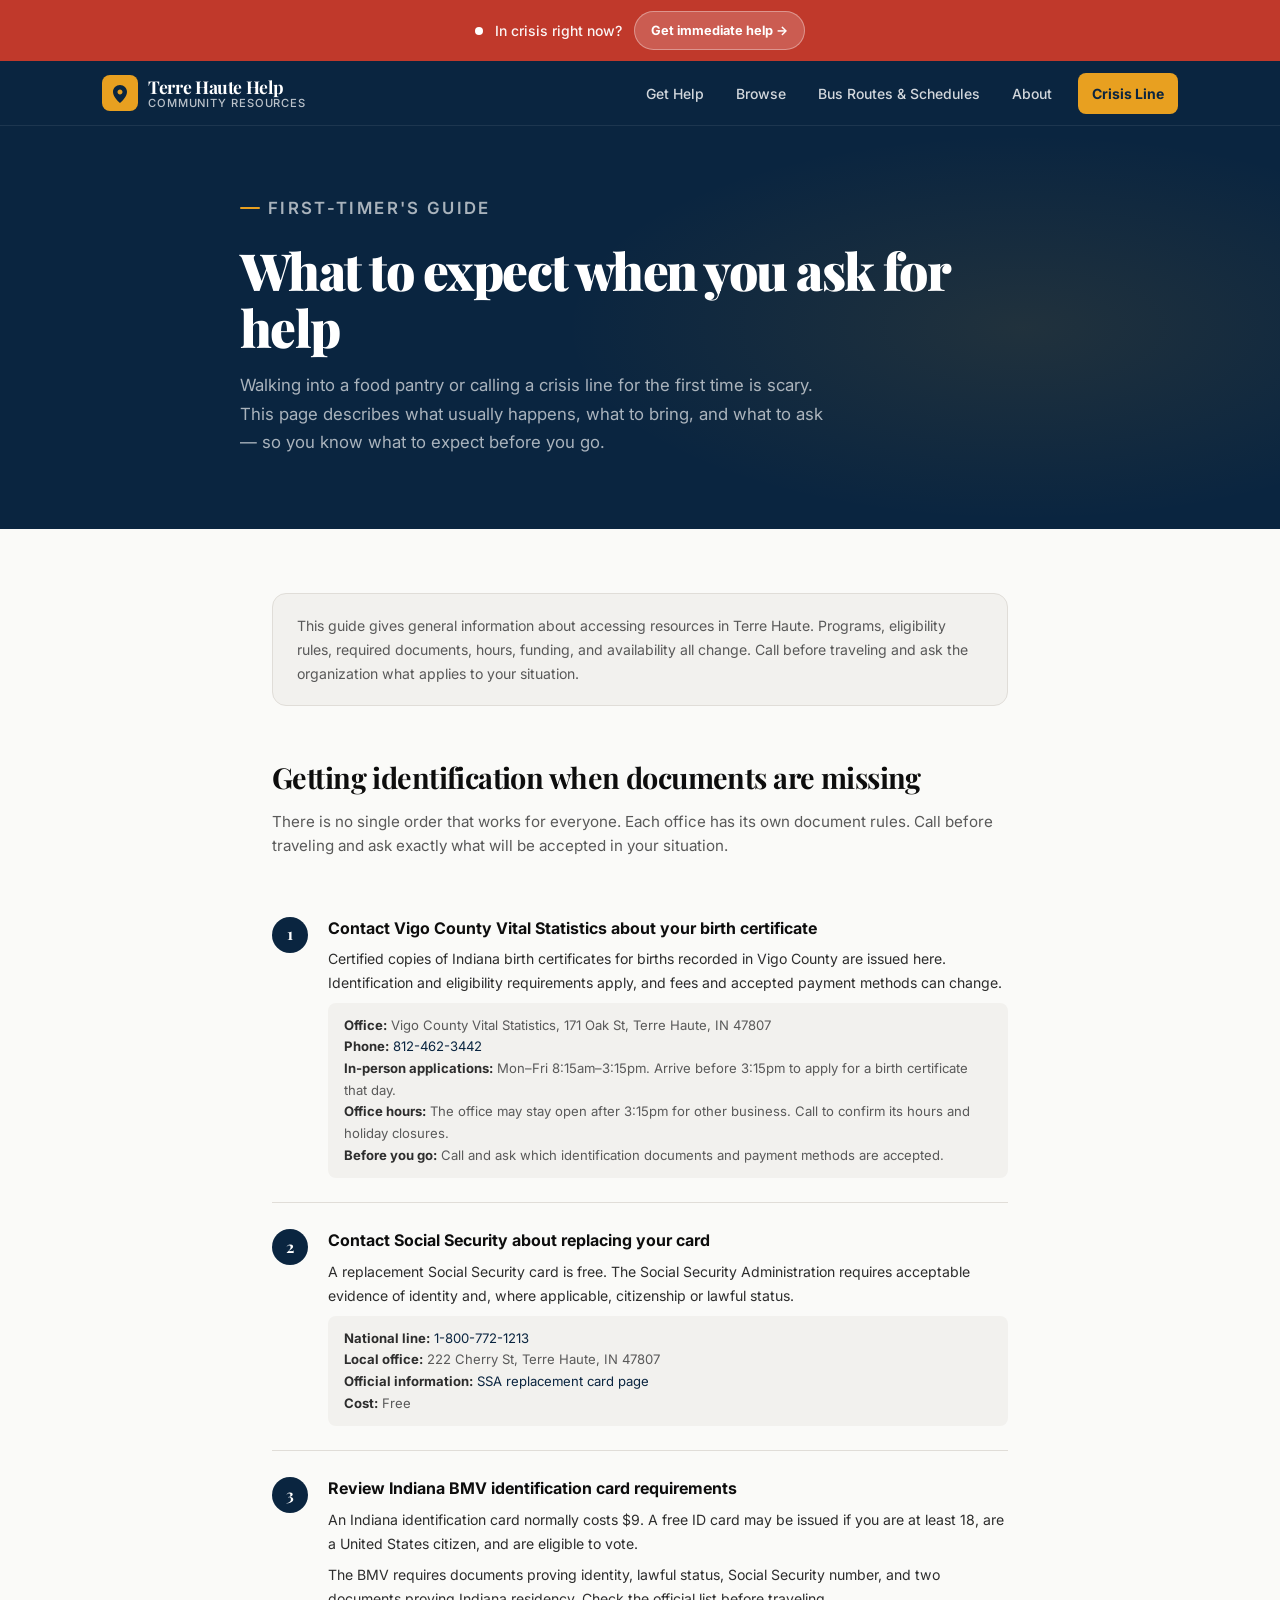
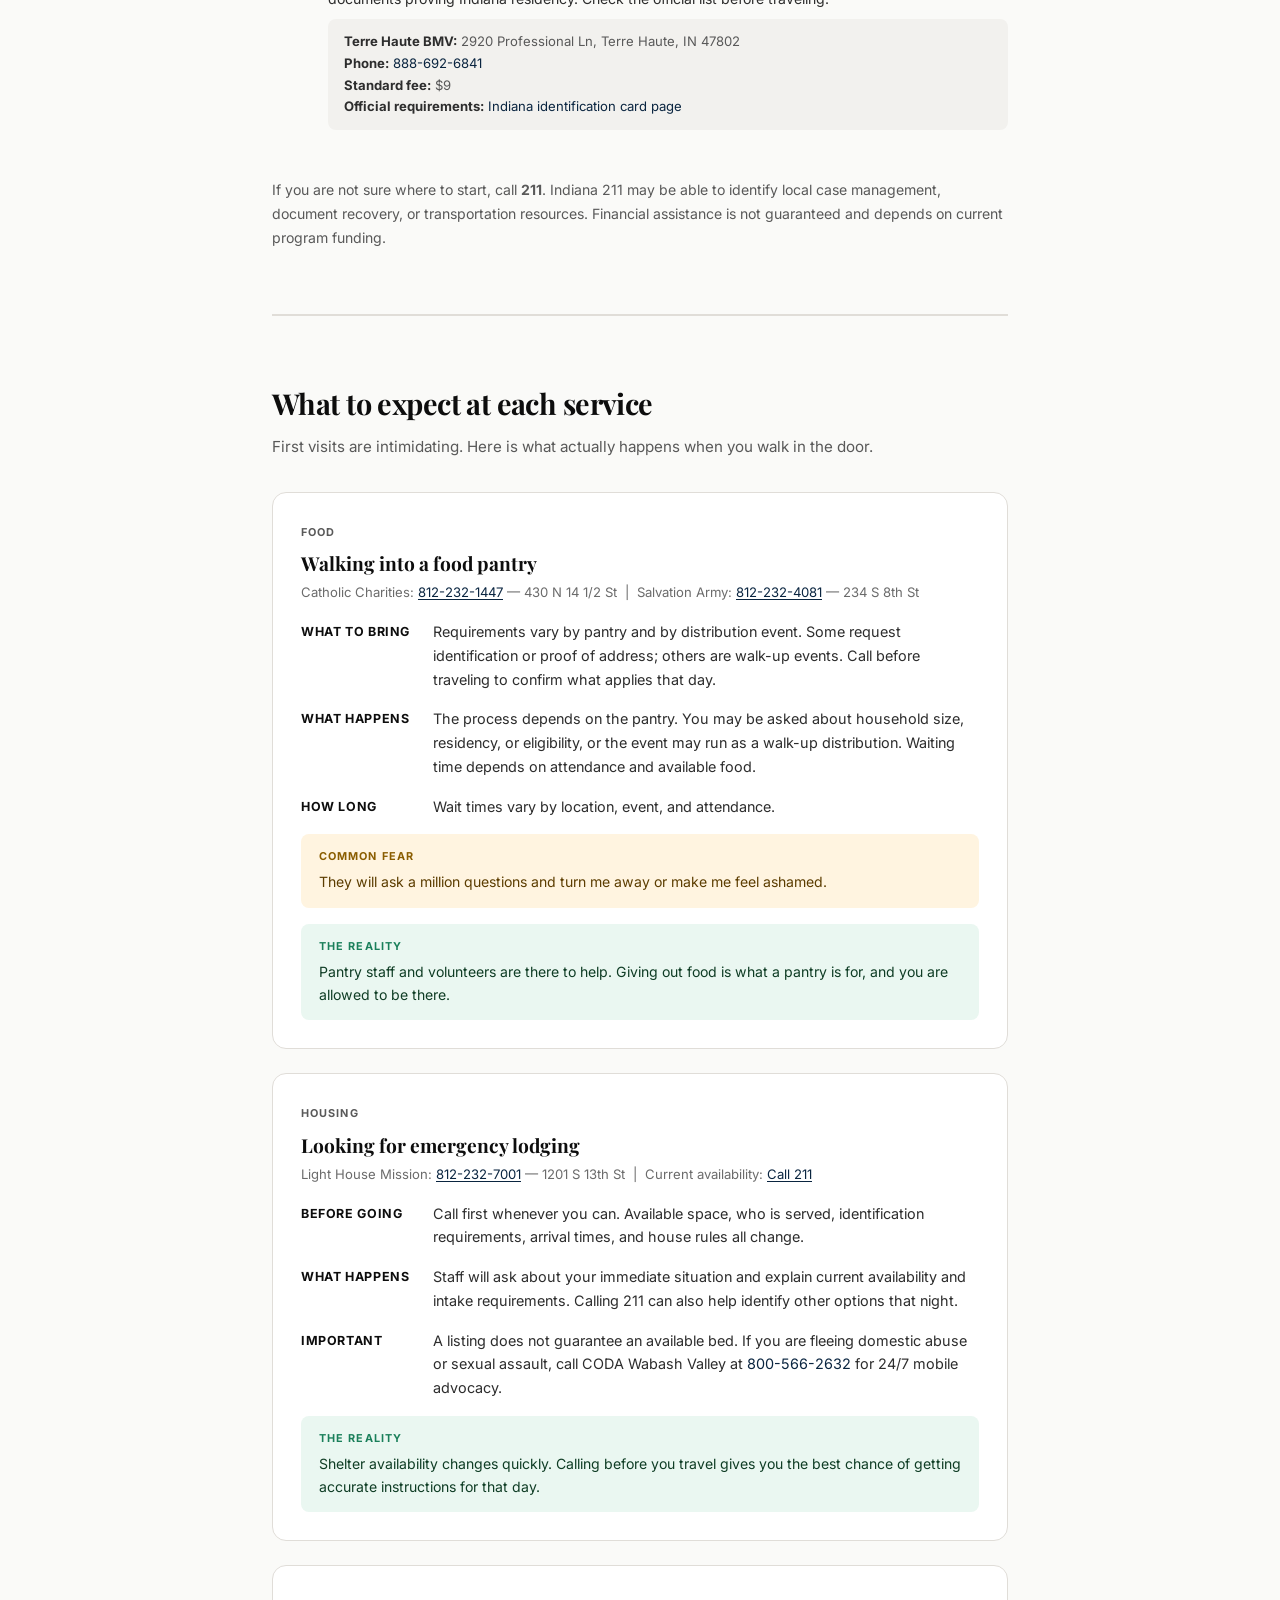
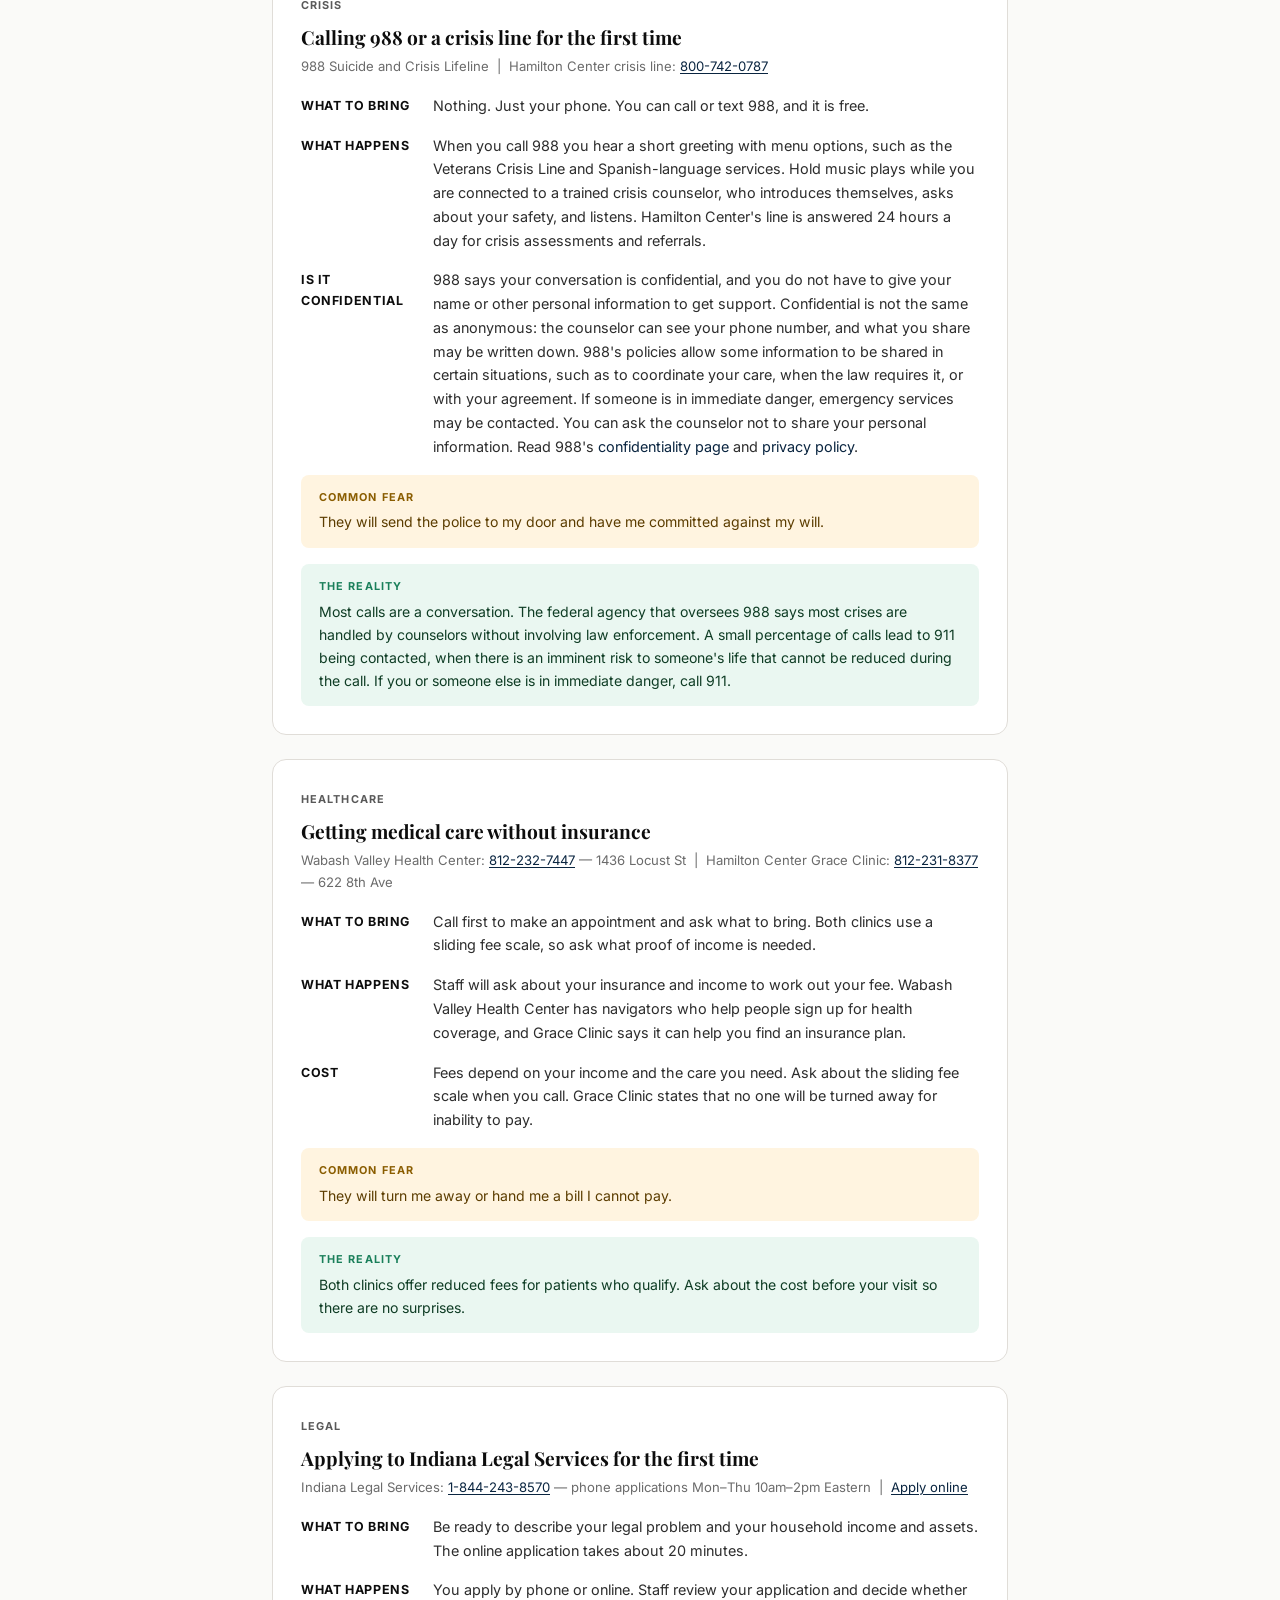
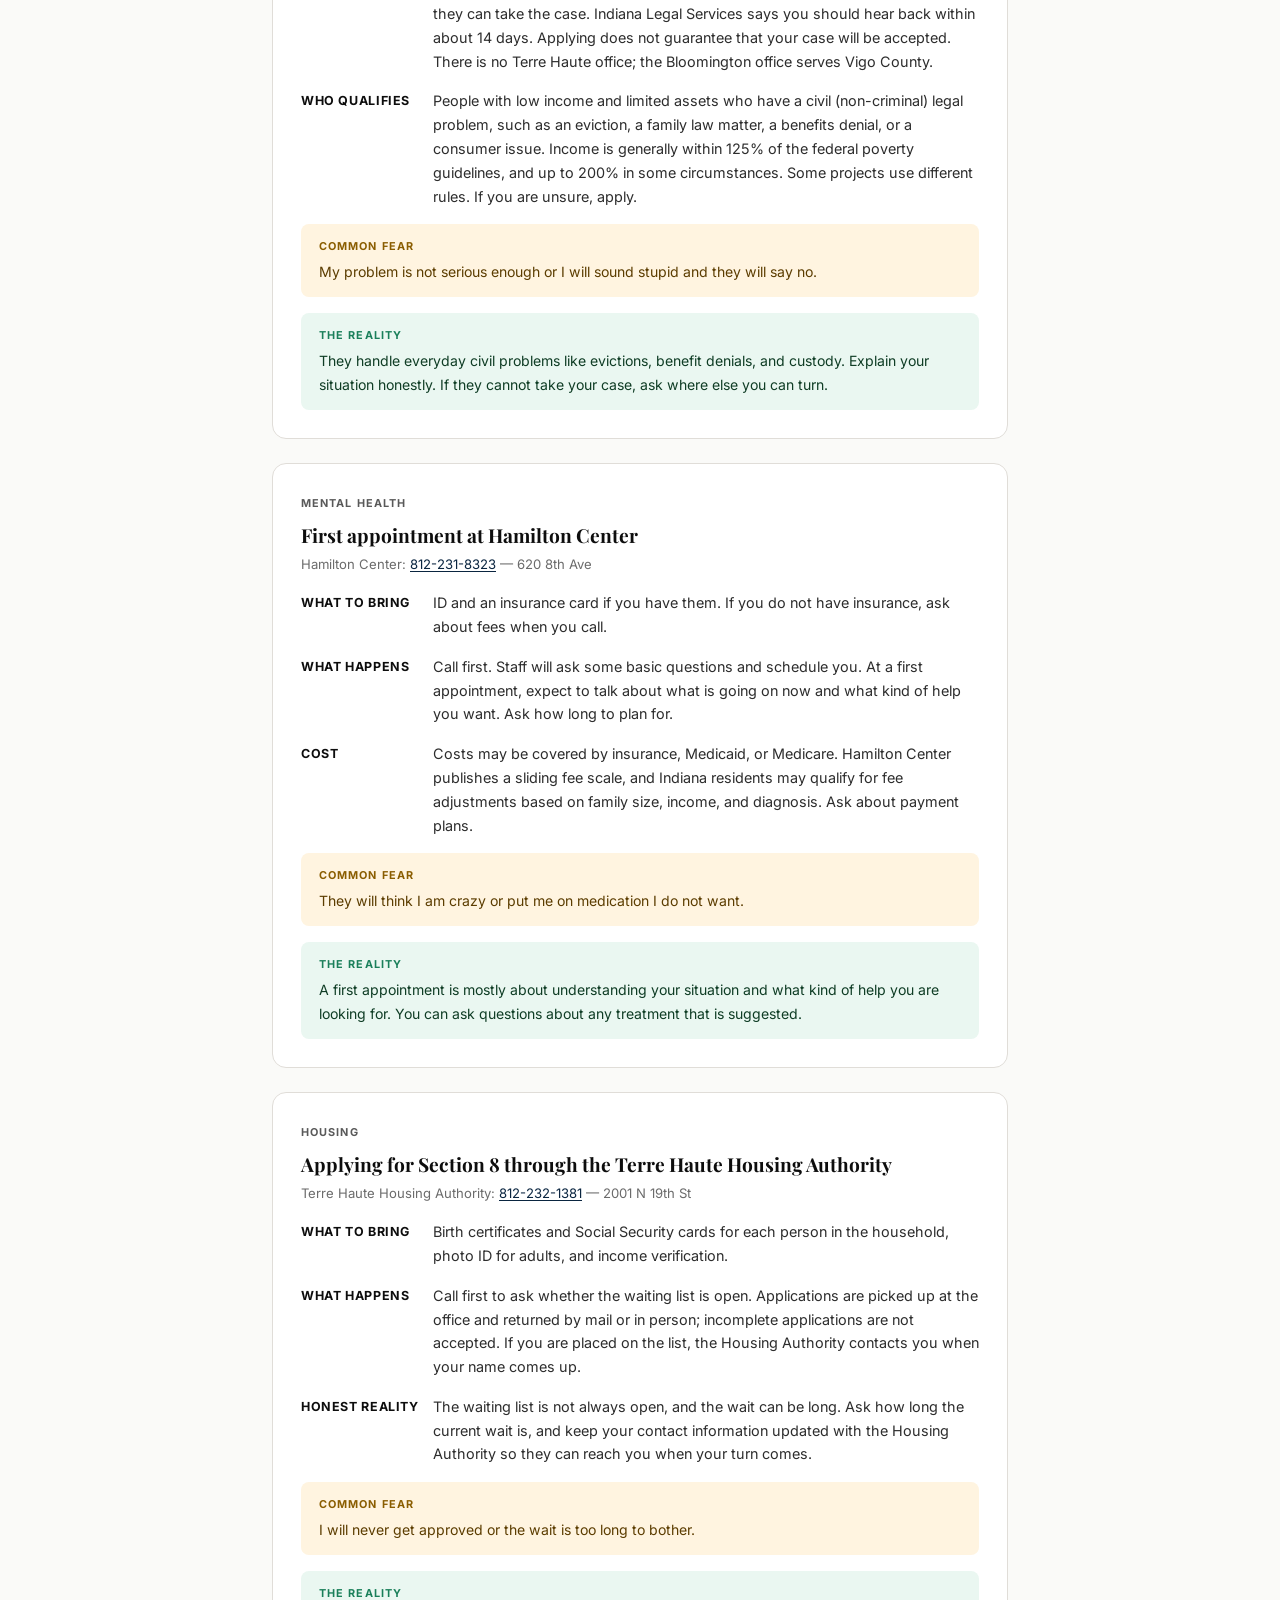
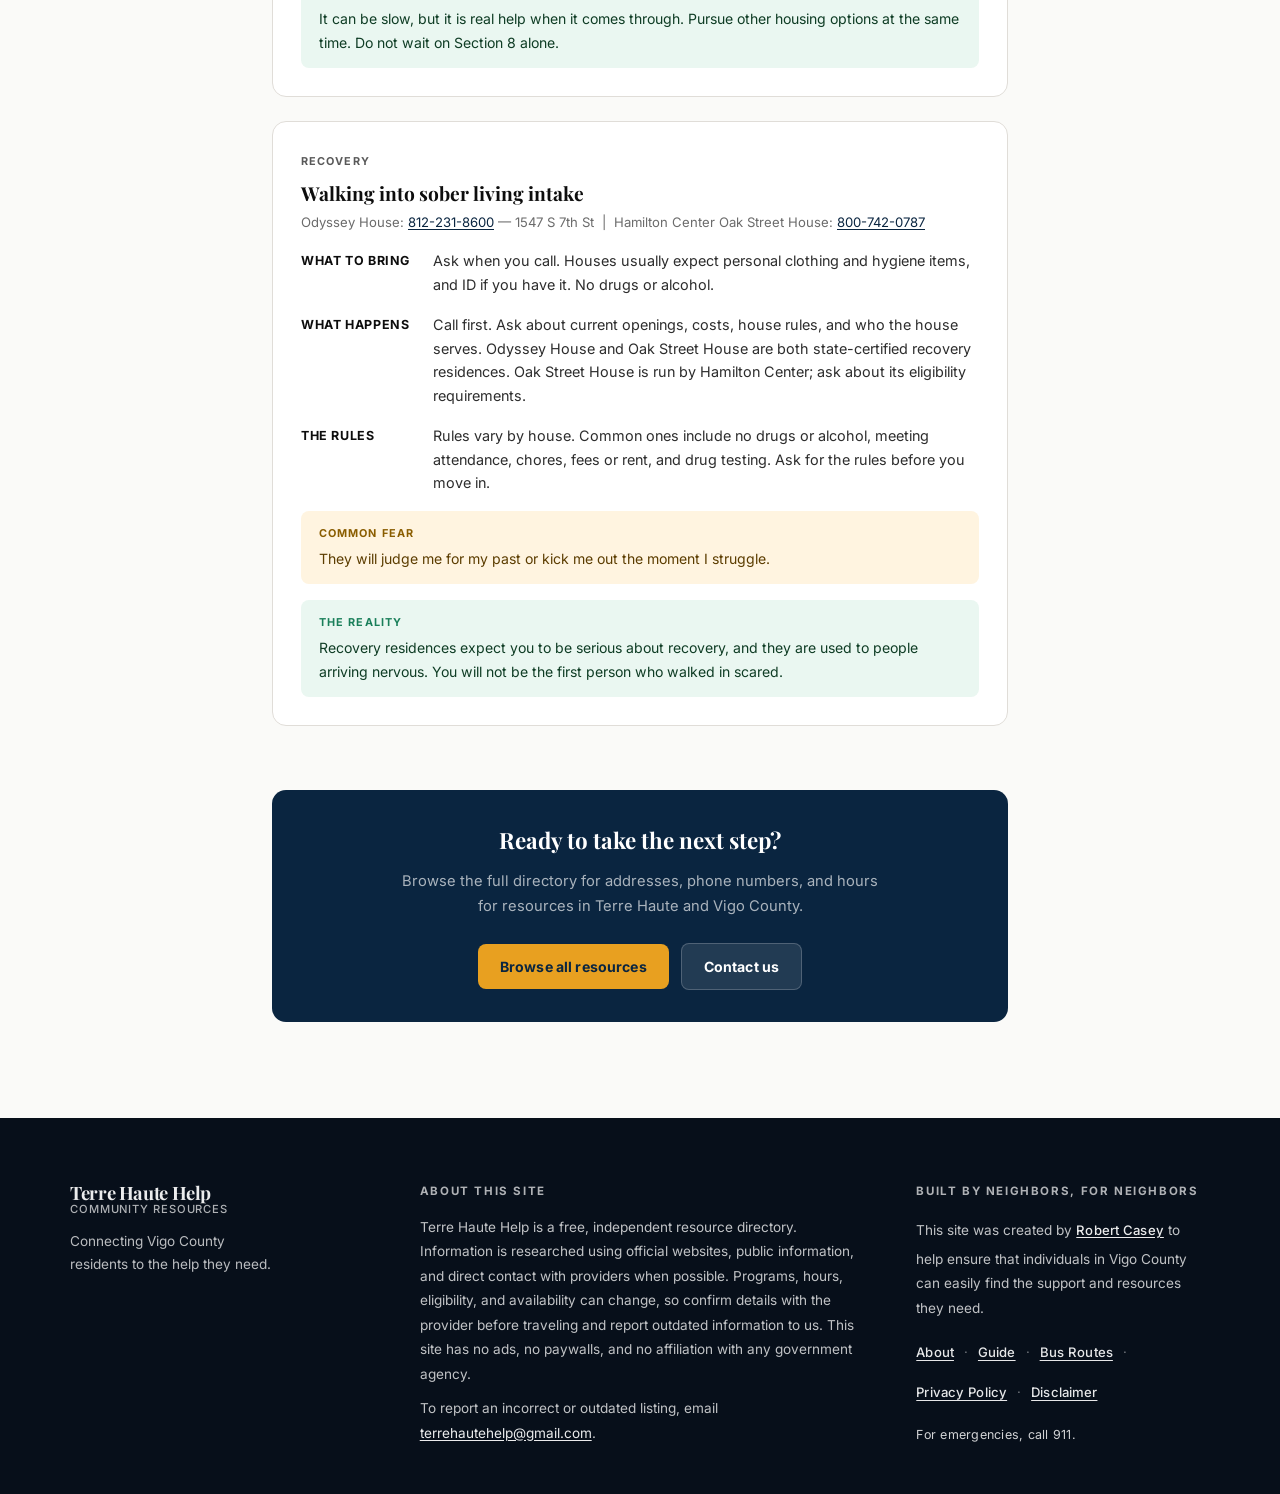
<file: guide.html>
<!DOCTYPE html>
<html lang="en">
<head>
  <meta charset="UTF-8" />
  <meta name="viewport" content="width=device-width, initial-scale=1.0" />
  <title>What to Expect - First-Timer's Guide to Getting Help in Terre Haute</title>
  <meta name="description" content="A plain-language guide for Terre Haute and Vigo County residents. What to bring, what happens, and what to expect the first time you walk into a food pantry, shelter, clinic, or crisis line." />
  <meta name="keywords" content="food pantry Terre Haute what to expect, homeless shelter Terre Haute, how to get help Terre Haute, free clinic Terre Haute, crisis line Terre Haute, how to get ID Indiana, birth certificate Indiana, social security card replacement, Section 8 Terre Haute" />
  <meta name="author" content="Robert Casey" />
  <meta name="robots" content="index, follow" />
  <meta name="theme-color" content="#0A2540" />
  <link rel="canonical" href="https://terrehautehelp.org/guide" />
  <meta name="geo.region" content="US-IN" />
  <meta name="geo.placename" content="Terre Haute, Indiana" />
  <meta name="geo.position" content="39.4667;-87.4139" />
  <meta name="ICBM" content="39.4667, -87.4139" />
  <meta property="og:title" content="What to Expect - First-Timer's Guide to Getting Help in Terre Haute" />
  <meta property="og:description" content="Plain-language guide to getting help in Terre Haute. What to bring, what happens, and what to expect the first time you walk into a food pantry, shelter, clinic, or crisis line." />
  <meta property="og:type" content="website" />
  <meta property="og:url" content="https://terrehautehelp.org/guide" />
  <meta property="og:image" content="https://terrehautehelp.org/og-image-v3.png" />
  <meta property="og:image:alt" content="Terre Haute Help - Free Community Resources" />
  <meta property="og:locale" content="en_US" />
  <meta property="og:site_name" content="Terre Haute Help" />
  <meta name="twitter:card" content="summary_large_image" />
  <meta name="twitter:title" content="What to Expect - First-Timer's Guide to Getting Help in Terre Haute" />
  <meta name="twitter:description" content="What to bring, what happens, and what to expect the first time you access free resources in Terre Haute and Vigo County." />
  <meta name="twitter:image" content="https://terrehautehelp.org/og-image-v3.png" />
  <meta name="twitter:image:alt" content="Terre Haute Help - Free Community Resources" />
  <meta name="apple-mobile-web-app-capable" content="yes" />
  <meta name="apple-mobile-web-app-status-bar-style" content="black-translucent" />
  <meta name="apple-mobile-web-app-title" content="TH Help" />
<link rel="icon" type="image/png" href="/favicon-96x96.png" sizes="96x96" />
<link rel="icon" type="image/svg+xml" href="/favicon.svg" />
<link rel="shortcut icon" href="/favicon.ico" />
<link rel="apple-touch-icon" sizes="180x180" href="/apple-touch-icon.png" />
<meta name="apple-mobile-web-app-title" content="Terre Haute Help" />
<link rel="manifest" href="/site.webmanifest" />
  <link rel="preconnect" href="https://fonts.googleapis.com" />
  <link rel="preconnect" href="https://fonts.gstatic.com" crossorigin />
  <link href="https://fonts.googleapis.com/css2?family=Playfair+Display:wght@700;900&family=Inter:wght@400;500;600;700&display=swap" rel="stylesheet" />
  <link rel="stylesheet" href="styles.css?v=20261025-220542" />
  <script type="application/ld+json">
  {
    "@context": "https://schema.org",
    "@graph": [
      {
        "@type": "WebPage",
        "url": "https://terrehautehelp.org/guide",
        "name": "What to Expect - First-Timer's Guide to Getting Help in Terre Haute",
        "description": "A plain-language guide for Vigo County residents on what to expect the first time they access local resources including food pantries, shelters, crisis lines, and free clinics.",
        "inLanguage": "en-US",
        "isPartOf": {"@id": "https://terrehautehelp.org"},
        "breadcrumb": {
          "@type": "BreadcrumbList",
          "itemListElement": [
            {"@type": "ListItem", "position": 1, "name": "Home", "item": "https://terrehautehelp.org"},
            {"@type": "ListItem", "position": 2, "name": "Guide", "item": "https://terrehautehelp.org/guide"}
          ]
        }
      }
    ]
  }
  </script>
  <style>
    .guide-hero{background:var(--navy);color:#fff;padding:64px 32px 72px;position:relative;overflow:hidden}
    .guide-hero::before{content:'';position:absolute;inset:0;background:radial-gradient(ellipse 60% 80% at 80% 50%,rgba(232,160,32,0.10) 0%,transparent 60%);pointer-events:none}
    .guide-hero-inner{max-width:800px;margin:0 auto;position:relative;z-index:1}
    .policy-eyebrow{display:inline-flex;align-items:center;gap:8px;font-size:0.72rem;font-weight:600;letter-spacing:0.14em;text-transform:uppercase;color:var(--amber);margin-bottom:20px}
    .policy-eyebrow::before{content:'';display:block;width:20px;height:2px;background:var(--amber);border-radius:2px}
    .guide-hero h1{font-family:var(--font-display);font-size:clamp(2rem,5vw,3.2rem);font-weight:900;line-height:1.1;letter-spacing:-0.03em;color:#fff;margin-bottom:16px}
    .guide-hero p{font-size:1.05rem;color:rgba(255,255,255,0.65);line-height:1.7;max-width:600px}
    .guide-body{max-width:800px;margin:0 auto;padding:64px 32px 96px}
    .guide-notice{background:var(--bg-2);border:1px solid var(--border);border-radius:var(--radius-lg);padding:20px 24px;margin-bottom:48px}
    .guide-notice p{font-size:0.88rem;color:var(--ink-muted);line-height:1.7;margin:0}
    .guide-section{margin-bottom:64px}
    .guide-section-title{font-family:var(--font-display);font-size:1.8rem;font-weight:700;color:var(--ink);margin-bottom:8px;letter-spacing:-0.02em}
    .guide-section-sub{font-size:0.95rem;color:var(--ink-muted);margin-bottom:32px;line-height:1.6}
    .guide-divider{height:2px;background:var(--border);margin-bottom:64px}
    .guide-card{background:#fff;border:1px solid var(--border);border-radius:var(--radius-lg);overflow:hidden;margin-bottom:24px}
    .guide-card-header{padding:24px 28px 0}
    .guide-card-tag{display:inline-flex;align-items:center;gap:6px;font-size:0.68rem;font-weight:700;letter-spacing:0.1em;text-transform:uppercase;color:var(--ink-muted);margin-bottom:10px}
    .guide-card h3{font-family:var(--font-display);font-size:1.2rem;font-weight:700;color:var(--ink);margin-bottom:6px;line-height:1.3}
    .guide-card-loc{font-size:0.82rem;color:var(--ink-faint);margin-bottom:16px}
    .guide-card-loc a{color:var(--navy);text-decoration:underline;text-underline-offset:2px}
    .guide-card-body{padding:0 28px 28px;display:flex;flex-direction:column;gap:16px}
    .guide-row{display:grid;grid-template-columns:120px 1fr;gap:12px;font-size:0.9rem;line-height:1.65}
    .guide-row-label{font-weight:700;color:var(--ink);font-size:0.78rem;text-transform:uppercase;letter-spacing:0.05em;padding-top:2px}
    .guide-row-val{color:var(--ink-2)}
    .guide-reality{background:var(--green-light);border-radius:var(--radius);padding:14px 18px}
    .guide-reality-label{font-size:0.68rem;font-weight:700;letter-spacing:0.1em;text-transform:uppercase;color:var(--green);margin-bottom:4px}
    .guide-reality p{font-size:0.88rem;color:#0F3D25;line-height:1.65;margin:0}
    .guide-fear{background:var(--amber-light);border-radius:var(--radius);padding:14px 18px}
    .guide-fear-label{font-size:0.68rem;font-weight:700;letter-spacing:0.1em;text-transform:uppercase;color:var(--amber-dark);margin-bottom:4px}
    .guide-fear p{font-size:0.88rem;color:#5C3D00;line-height:1.65;margin:0}
    .id-steps{display:flex;flex-direction:column;gap:0}
    .id-step{display:flex;gap:20px;padding:24px 0;border-bottom:1px solid var(--border)}
    .id-step:last-child{border-bottom:none}
    .id-step-num{width:36px;height:36px;background:var(--navy);color:#fff;border-radius:50%;display:flex;align-items:center;justify-content:center;font-family:var(--font-display);font-weight:700;font-size:1rem;flex-shrink:0;margin-top:2px}
    .id-step-body .id-step-title{font-size:1rem;font-weight:700;color:var(--ink);margin-bottom:6px}
    .id-step-body p{font-size:0.88rem;color:var(--ink-2);line-height:1.7;margin-bottom:8px}
    .id-step-body p:last-child{margin-bottom:0}
    .id-step-detail{background:var(--bg-2);border-radius:var(--radius);padding:12px 16px;font-size:0.82rem;color:var(--ink-muted);line-height:1.65}
    .id-step-detail strong{color:var(--ink-2)}
    .id-orgs{display:grid;grid-template-columns:1fr 1fr;gap:12px;margin-top:32px}
    .id-org{background:var(--bg-2);border:1px solid var(--border);border-radius:var(--radius-lg);padding:18px 20px}
    .id-org h4{font-size:0.88rem;font-weight:700;color:var(--ink);margin-bottom:4px}
    .id-org p{font-size:0.78rem;color:var(--ink-muted);line-height:1.55;margin:0}
    .id-org a{color:var(--navy);text-decoration:underline;text-underline-offset:2px}
    .guide-cta{background:var(--navy);border-radius:var(--radius-lg);padding:32px;text-align:center;margin-top:48px}
    .guide-cta h2{font-family:var(--font-display);font-size:1.4rem;font-weight:700;color:#fff;margin-bottom:10px}
    .guide-cta p{font-size:0.92rem;color:rgba(255,255,255,0.65);line-height:1.7;max-width:480px;margin:0 auto 24px}
    .guide-cta-links{display:flex;align-items:center;justify-content:center;gap:12px;flex-wrap:wrap}
    .guide-btn{display:inline-flex;align-items:center;gap:8px;font-size:0.88rem;font-weight:700;padding:11px 22px;border-radius:var(--radius);transition:background 0.15s,color 0.15s;text-decoration:none;letter-spacing:0.01em}
    .guide-btn:hover{text-decoration:none}
    .guide-btn-primary{background:var(--amber);color:var(--navy)}
    .guide-btn-primary:hover{background:#d4911a}
    .guide-btn-secondary{background:rgba(255,255,255,0.1);color:#fff;border:1px solid rgba(255,255,255,0.2)}
    .guide-btn-secondary:hover{background:rgba(255,255,255,0.18)}
    @media(max-width:640px){
      .guide-hero{padding:48px 20px 56px}
      .guide-body{padding:48px 20px 72px}
      .guide-row{grid-template-columns:1fr;gap:4px}
      .guide-row-label{padding-top:0}
      .guide-card-header{padding:20px 20px 0}
      .guide-card-body{padding:0 20px 20px}
      .id-orgs{grid-template-columns:1fr}
      .guide-cta-links{flex-direction:column;align-items:stretch}
      .guide-btn{justify-content:center}
    }
  </style>
</head>

<body>
  <a class="skip-link" href="#main">Skip to main content</a>
  <div class="site-chrome" data-surface="dark">
    <div class="crisis-bar">
      <span class="crisis-bar-dot"></span>
      <span class="crisis-bar-text">In crisis right now?</span>
      <a href="/#crisis" class="crisis-bar-link">Get immediate help →</a>
    </div>

    <header class="site-header">
      <div class="header-inner">
        <a href="/" class="logo">
          <div class="logo-mark">
            <svg viewBox="0 0 20 20" xmlns="http://www.w3.org/2000/svg">
              <path d="M10 2C6.13 2 3 5.13 3 9c0 5.25 7 11 7 11s7-5.75 7-11c0-3.87-3.13-7-7-7zm0 9.5c-1.38 0-2.5-1.12-2.5-2.5S8.62 6.5 10 6.5s2.5 1.12 2.5 2.5S11.38 11.5 10 11.5z"/>
            </svg>
          </div>
          <div class="logo-text-wrap">
            <span class="logo-name">Terre Haute Help</span>
            <span class="logo-sub">Community Resources</span>
          </div>
        </a>
        <nav class="site-nav" aria-label="Main navigation">
          <a href="/" data-nav="gethelp">Get Help</a>
          <a href="/#categories" data-nav="browse">Browse</a>
          <a href="/bus" data-nav="bus">Bus<span class="nav-long"> Routes &amp; Schedules</span></a>
          <a href="/about" data-nav="about">About</a>
          <a href="/#crisis" class="nav-cta">Crisis Line</a>
        </nav>
      </div>
    </header>
  </div>

  <main id="main">
    <div class="guide-hero" data-surface="dark">
      <div class="guide-hero-inner">
        <p class="policy-eyebrow">First-Timer's Guide</p>
        <h1>What to expect when you ask for help</h1>
        <p>Walking into a food pantry or calling a crisis line for the first time is scary. This page describes what usually happens, what to bring, and what to ask — so you know what to expect before you go.</p>
      </div>
    </div>

    <div class="guide-body">

      <div class="guide-notice"><p>This guide gives general information about accessing resources in Terre Haute. Programs, eligibility rules, required documents, hours, funding, and availability all change. Call before traveling and ask the organization what applies to your situation.</p></div>

      <div class="guide-section">
        <h2 class="guide-section-title">Getting identification when documents are missing</h2>
        <p class="guide-section-sub">There is no single order that works for everyone. Each office has its own document rules. Call before traveling and ask exactly what will be accepted in your situation.</p>

        <div class="id-steps">

          <div class="id-step">
            <div class="id-step-num">1</div>
            <div class="id-step-body">
              <h3 class="id-step-title">Contact Vigo County Vital Statistics about your birth certificate</h3>
              <p>Certified copies of Indiana birth certificates for births recorded in Vigo County are issued here. Identification and eligibility requirements apply, and fees and accepted payment methods can change.</p>
              <div class="id-step-detail">
                <strong>Office:</strong> Vigo County Vital Statistics, 171 Oak St, Terre Haute, IN 47807<br>
                <strong>Phone:</strong> <a href="tel:8124623442">812-462-3442</a><br>
                <strong>In-person applications:</strong> Mon–Fri 8:15am–3:15pm. Arrive before 3:15pm to apply for a birth certificate that day.<br>
                <strong>Office hours:</strong> The office may stay open after 3:15pm for other business. Call to confirm its hours and holiday closures.<br>
                <strong>Before you go:</strong> Call and ask which identification documents and payment methods are accepted.
              </div>
            </div>
          </div>

          <div class="id-step">
            <div class="id-step-num">2</div>
            <div class="id-step-body">
              <h3 class="id-step-title">Contact Social Security about replacing your card</h3>
              <p>A replacement Social Security card is free. The Social Security Administration requires acceptable evidence of identity and, where applicable, citizenship or lawful status.</p>
              <div class="id-step-detail">
                <strong>National line:</strong> <a href="tel:18007721213">1-800-772-1213</a><br>
                <strong>Local office:</strong> 222 Cherry St, Terre Haute, IN 47807<br>
                <strong>Official information:</strong> <a href="https://www.ssa.gov/number-card/replace-card" target="_blank" rel="noopener">SSA replacement card page</a><br>
                <strong>Cost:</strong> Free
              </div>
            </div>
          </div>

          <div class="id-step">
            <div class="id-step-num">3</div>
            <div class="id-step-body">
              <h3 class="id-step-title">Review Indiana BMV identification card requirements</h3>
              <p>An Indiana identification card normally costs $9. A free ID card may be issued if you are at least 18, are a United States citizen, and are eligible to vote.</p>
              <p>The BMV requires documents proving identity, lawful status, Social Security number, and two documents proving Indiana residency. Check the official list before traveling.</p>
              <div class="id-step-detail">
                <strong>Terre Haute BMV:</strong> 2920 Professional Ln, Terre Haute, IN 47802<br>
                <strong>Phone:</strong> <a href="tel:8886926841">888-692-6841</a><br>
                <strong>Standard fee:</strong> $9<br>
                <strong>Official requirements:</strong> <a href="https://www.in.gov/bmv/licenses-permits-ids/learners-permits-and-drivers-licenses-overview/identification-cards" target="_blank" rel="noopener">Indiana identification card page</a>
              </div>
            </div>
          </div>

        </div>

        <p style="font-size:0.88rem;color:var(--ink-muted);line-height:1.7;margin-top:24px">If you are not sure where to start, call <strong>211</strong>. Indiana 211 may be able to identify local case management, document recovery, or transportation resources. Financial assistance is not guaranteed and depends on current program funding.</p>
      </div>

      <div class="guide-divider"></div>

      <div class="guide-section">
        <h2 class="guide-section-title">What to expect at each service</h2>
        <p class="guide-section-sub">First visits are intimidating. Here is what actually happens when you walk in the door.</p>

        <div class="guide-card">
          <div class="guide-card-header">
            <div class="guide-card-tag">Food</div>
            <h3>Walking into a food pantry</h3>
            <p class="guide-card-loc">Catholic Charities: <a href="tel:8122321447">812-232-1447</a> — 430 N 14 1/2 St &nbsp;|&nbsp; Salvation Army: <a href="tel:8122324081">812-232-4081</a> — 234 S 8th St</p>
          </div>
          <div class="guide-card-body">
            <div class="guide-row">
              <span class="guide-row-label">What to bring</span>
              <span class="guide-row-val">Requirements vary by pantry and by distribution event. Some request identification or proof of address; others are walk-up events. Call before traveling to confirm what applies that day.</span>
            </div>
            <div class="guide-row">
              <span class="guide-row-label">What happens</span>
              <span class="guide-row-val">The process depends on the pantry. You may be asked about household size, residency, or eligibility, or the event may run as a walk-up distribution. Waiting time depends on attendance and available food.</span>
            </div>
            <div class="guide-row">
              <span class="guide-row-label">How long</span>
              <span class="guide-row-val">Wait times vary by location, event, and attendance.</span>
            </div>
            <div class="guide-fear">
              <div class="guide-fear-label">Common fear</div>
              <p>They will ask a million questions and turn me away or make me feel ashamed.</p>
            </div>
            <div class="guide-reality">
              <div class="guide-reality-label">The reality</div>
              <p>Pantry staff and volunteers are there to help. Giving out food is what a pantry is for, and you are allowed to be there.</p>
            </div>
          </div>
        </div>

        <div class="guide-card">
          <div class="guide-card-header">
            <div class="guide-card-tag">Housing</div>
            <h3>Looking for emergency lodging</h3>
            <p class="guide-card-loc">Light House Mission: <a href="tel:8122327001">812-232-7001</a> — 1201 S 13th St &nbsp;|&nbsp; Current availability: <a href="tel:211">Call 211</a></p>
          </div>
          <div class="guide-card-body">
            <div class="guide-row">
              <span class="guide-row-label">Before going</span>
              <span class="guide-row-val">Call first whenever you can. Available space, who is served, identification requirements, arrival times, and house rules all change.</span>
            </div>
            <div class="guide-row">
              <span class="guide-row-label">What happens</span>
              <span class="guide-row-val">Staff will ask about your immediate situation and explain current availability and intake requirements. Calling 211 can also help identify other options that night.</span>
            </div>
            <div class="guide-row">
              <span class="guide-row-label">Important</span>
              <span class="guide-row-val">A listing does not guarantee an available bed. If you are fleeing domestic abuse or sexual assault, call CODA Wabash Valley at <a href="tel:18005662632">800-566-2632</a> for 24/7 mobile advocacy.</span>
            </div>
            <div class="guide-reality">
              <div class="guide-reality-label">The reality</div>
              <p>Shelter availability changes quickly. Calling before you travel gives you the best chance of getting accurate instructions for that day.</p>
            </div>
          </div>
        </div>
        <div class="guide-card">
          <div class="guide-card-header">
            <div class="guide-card-tag">Crisis</div>
            <h3>Calling 988 or a crisis line for the first time</h3>
            <p class="guide-card-loc">988 Suicide and Crisis Lifeline &nbsp;|&nbsp; Hamilton Center crisis line: <a href="tel:8007420787">800-742-0787</a></p>
          </div>
          <div class="guide-card-body">
            <div class="guide-row">
              <span class="guide-row-label">What to bring</span>
              <span class="guide-row-val">Nothing. Just your phone. You can call or text 988, and it is free.</span>
            </div>
            <div class="guide-row">
              <span class="guide-row-label">What happens</span>
              <span class="guide-row-val">When you call 988 you hear a short greeting with menu options, such as the Veterans Crisis Line and Spanish-language services. Hold music plays while you are connected to a trained crisis counselor, who introduces themselves, asks about your safety, and listens. Hamilton Center's line is answered 24 hours a day for crisis assessments and referrals.</span>
            </div>
            <div class="guide-row">
              <span class="guide-row-label">Is it confidential</span>
              <span class="guide-row-val">988 says your conversation is confidential, and you do not have to give your name or other personal information to get support. Confidential is not the same as anonymous: the counselor can see your phone number, and what you share may be written down. 988's policies allow some information to be shared in certain situations, such as to coordinate your care, when the law requires it, or with your agreement. If someone is in immediate danger, emergency services may be contacted. You can ask the counselor not to share your personal information. Read 988's <a href="https://988lifeline.org/confidentiality/" target="_blank" rel="noopener">confidentiality page</a> and <a href="https://988lifeline.org/privacy-policy/" target="_blank" rel="noopener">privacy policy</a>.</span>
            </div>
            <div class="guide-fear">
              <div class="guide-fear-label">Common fear</div>
              <p>They will send the police to my door and have me committed against my will.</p>
            </div>
            <div class="guide-reality">
              <div class="guide-reality-label">The reality</div>
              <p>Most calls are a conversation. The federal agency that oversees 988 says most crises are handled by counselors without involving law enforcement. A small percentage of calls lead to 911 being contacted, when there is an imminent risk to someone's life that cannot be reduced during the call. If you or someone else is in immediate danger, call 911.</p>
            </div>
          </div>
        </div>

        <div class="guide-card">
          <div class="guide-card-header">
            <div class="guide-card-tag">Healthcare</div>
            <h3>Getting medical care without insurance</h3>
            <p class="guide-card-loc">Wabash Valley Health Center: <a href="tel:8122327447">812-232-7447</a> — 1436 Locust St &nbsp;|&nbsp; Hamilton Center Grace Clinic: <a href="tel:8122318377">812-231-8377</a> — 622 8th Ave</p>
          </div>
          <div class="guide-card-body">
            <div class="guide-row">
              <span class="guide-row-label">What to bring</span>
              <span class="guide-row-val">Call first to make an appointment and ask what to bring. Both clinics use a sliding fee scale, so ask what proof of income is needed.</span>
            </div>
            <div class="guide-row">
              <span class="guide-row-label">What happens</span>
              <span class="guide-row-val">Staff will ask about your insurance and income to work out your fee. Wabash Valley Health Center has navigators who help people sign up for health coverage, and Grace Clinic says it can help you find an insurance plan.</span>
            </div>
            <div class="guide-row">
              <span class="guide-row-label">Cost</span>
              <span class="guide-row-val">Fees depend on your income and the care you need. Ask about the sliding fee scale when you call. Grace Clinic states that no one will be turned away for inability to pay.</span>
            </div>
            <div class="guide-fear">
              <div class="guide-fear-label">Common fear</div>
              <p>They will turn me away or hand me a bill I cannot pay.</p>
            </div>
            <div class="guide-reality">
              <div class="guide-reality-label">The reality</div>
              <p>Both clinics offer reduced fees for patients who qualify. Ask about the cost before your visit so there are no surprises.</p>
            </div>
          </div>
        </div>

        <div class="guide-card">
          <div class="guide-card-header">
            <div class="guide-card-tag">Legal</div>
            <h3>Applying to Indiana Legal Services for the first time</h3>
            <p class="guide-card-loc">Indiana Legal Services: <a href="tel:18442438570">1-844-243-8570</a> — phone applications Mon–Thu 10am–2pm Eastern &nbsp;|&nbsp; <a href="https://www.indianalegalservices.org/applyonline/" target="_blank" rel="noopener">Apply online</a></p>
          </div>
          <div class="guide-card-body">
            <div class="guide-row">
              <span class="guide-row-label">What to bring</span>
              <span class="guide-row-val">Be ready to describe your legal problem and your household income and assets. The online application takes about 20 minutes.</span>
            </div>
            <div class="guide-row">
              <span class="guide-row-label">What happens</span>
              <span class="guide-row-val">You apply by phone or online. Staff review your application and decide whether they can take the case. Indiana Legal Services says you should hear back within about 14 days. Applying does not guarantee that your case will be accepted. There is no Terre Haute office; the Bloomington office serves Vigo County.</span>
            </div>
            <div class="guide-row">
              <span class="guide-row-label">Who qualifies</span>
              <span class="guide-row-val">People with low income and limited assets who have a civil (non-criminal) legal problem, such as an eviction, a family law matter, a benefits denial, or a consumer issue. Income is generally within 125% of the federal poverty guidelines, and up to 200% in some circumstances. Some projects use different rules. If you are unsure, apply.</span>
            </div>
            <div class="guide-fear">
              <div class="guide-fear-label">Common fear</div>
              <p>My problem is not serious enough or I will sound stupid and they will say no.</p>
            </div>
            <div class="guide-reality">
              <div class="guide-reality-label">The reality</div>
              <p>They handle everyday civil problems like evictions, benefit denials, and custody. Explain your situation honestly. If they cannot take your case, ask where else you can turn.</p>
            </div>
          </div>
        </div>

        <div class="guide-card">
          <div class="guide-card-header">
            <div class="guide-card-tag">Mental Health</div>
            <h3>First appointment at Hamilton Center</h3>
            <p class="guide-card-loc">Hamilton Center: <a href="tel:8122318323">812-231-8323</a> — 620 8th Ave</p>
          </div>
          <div class="guide-card-body">
            <div class="guide-row">
              <span class="guide-row-label">What to bring</span>
              <span class="guide-row-val">ID and an insurance card if you have them. If you do not have insurance, ask about fees when you call.</span>
            </div>
            <div class="guide-row">
              <span class="guide-row-label">What happens</span>
              <span class="guide-row-val">Call first. Staff will ask some basic questions and schedule you. At a first appointment, expect to talk about what is going on now and what kind of help you want. Ask how long to plan for.</span>
            </div>
            <div class="guide-row">
              <span class="guide-row-label">Cost</span>
              <span class="guide-row-val">Costs may be covered by insurance, Medicaid, or Medicare. Hamilton Center publishes a sliding fee scale, and Indiana residents may qualify for fee adjustments based on family size, income, and diagnosis. Ask about payment plans.</span>
            </div>
            <div class="guide-fear">
              <div class="guide-fear-label">Common fear</div>
              <p>They will think I am crazy or put me on medication I do not want.</p>
            </div>
            <div class="guide-reality">
              <div class="guide-reality-label">The reality</div>
              <p>A first appointment is mostly about understanding your situation and what kind of help you are looking for. You can ask questions about any treatment that is suggested.</p>
            </div>
          </div>
        </div>

        <div class="guide-card">
          <div class="guide-card-header">
            <div class="guide-card-tag">Housing</div>
            <h3>Applying for Section 8 through the Terre Haute Housing Authority</h3>
            <p class="guide-card-loc">Terre Haute Housing Authority: <a href="tel:8122321381">812-232-1381</a> — 2001 N 19th St</p>
          </div>
          <div class="guide-card-body">
            <div class="guide-row">
              <span class="guide-row-label">What to bring</span>
              <span class="guide-row-val">Birth certificates and Social Security cards for each person in the household, photo ID for adults, and income verification.</span>
            </div>
            <div class="guide-row">
              <span class="guide-row-label">What happens</span>
              <span class="guide-row-val">Call first to ask whether the waiting list is open. Applications are picked up at the office and returned by mail or in person; incomplete applications are not accepted. If you are placed on the list, the Housing Authority contacts you when your name comes up.</span>
            </div>
            <div class="guide-row">
              <span class="guide-row-label">Honest reality</span>
              <span class="guide-row-val">The waiting list is not always open, and the wait can be long. Ask how long the current wait is, and keep your contact information updated with the Housing Authority so they can reach you when your turn comes.</span>
            </div>
            <div class="guide-fear">
              <div class="guide-fear-label">Common fear</div>
              <p>I will never get approved or the wait is too long to bother.</p>
            </div>
            <div class="guide-reality">
              <div class="guide-reality-label">The reality</div>
              <p>It can be slow, but it is real help when it comes through. Pursue other housing options at the same time. Do not wait on Section 8 alone.</p>
            </div>
          </div>
        </div>

        <div class="guide-card">
          <div class="guide-card-header">
            <div class="guide-card-tag">Recovery</div>
            <h3>Walking into sober living intake</h3>
            <p class="guide-card-loc">Odyssey House: <a href="tel:8122318600">812-231-8600</a> — 1547 S 7th St &nbsp;|&nbsp; Hamilton Center Oak Street House: <a href="tel:8007420787">800-742-0787</a></p>
          </div>
          <div class="guide-card-body">
            <div class="guide-row">
              <span class="guide-row-label">What to bring</span>
              <span class="guide-row-val">Ask when you call. Houses usually expect personal clothing and hygiene items, and ID if you have it. No drugs or alcohol.</span>
            </div>
            <div class="guide-row">
              <span class="guide-row-label">What happens</span>
              <span class="guide-row-val">Call first. Ask about current openings, costs, house rules, and who the house serves. Odyssey House and Oak Street House are both state-certified recovery residences. Oak Street House is run by Hamilton Center; ask about its eligibility requirements.</span>
            </div>
            <div class="guide-row">
              <span class="guide-row-label">The rules</span>
              <span class="guide-row-val">Rules vary by house. Common ones include no drugs or alcohol, meeting attendance, chores, fees or rent, and drug testing. Ask for the rules before you move in.</span>
            </div>
            <div class="guide-fear">
              <div class="guide-fear-label">Common fear</div>
              <p>They will judge me for my past or kick me out the moment I struggle.</p>
            </div>
            <div class="guide-reality">
              <div class="guide-reality-label">The reality</div>
              <p>Recovery residences expect you to be serious about recovery, and they are used to people arriving nervous. You will not be the first person who walked in scared.</p>
            </div>
          </div>
        </div>

      </div>

      <div class="guide-cta" data-surface="dark">
        <h2>Ready to take the next step?</h2>
        <p>Browse the full directory for addresses, phone numbers, and hours for resources in Terre Haute and Vigo County.</p>
        <div class="guide-cta-links">
          <a href="/" class="guide-btn guide-btn-primary">Browse all resources</a>
          <a href="mailto:terrehautehelp@gmail.com" class="guide-btn guide-btn-secondary">Contact us</a>
        </div>
      </div>

    </div>
  </main>

  <footer class="site-footer" data-surface="dark">
    <div class="footer-inner">
      <div class="footer-brand">
        <div class="logo-text-wrap">
          <span class="logo-name">Terre Haute Help</span>
          <span class="logo-sub">Community Resources</span>
        </div>
        <p class="footer-tagline">Connecting Vigo County residents to the help they need.</p>
      </div>
      <div class="footer-center">
        <p class="footer-section-label">About this site</p>
        <p class="footer-note">Terre Haute Help is a free, independent resource directory. Information is researched using official websites, public information, and direct contact with providers when possible. Programs, hours, eligibility, and availability can change, so confirm details with the provider before traveling and report outdated information to us. This site has no ads, no paywalls, and no affiliation with any government agency.</p>
        <p class="footer-note" style="margin-top:10px;">To report an incorrect or outdated listing, email <a href="mailto:terrehautehelp@gmail.com">terrehautehelp@gmail.com</a>.</p>
      </div>
      <div class="footer-right">
        <p class="footer-section-label">Built by neighbors, for neighbors</p>
        <p class="footer-note">This site was created by <a href="/about" class="footer-link">Robert Casey</a> to help ensure that individuals in Vigo County can easily find the support and resources they need.</p>
        <div class="footer-links-row">
          <a href="/about" class="footer-link">About</a>
          <span class="footer-link-divider" aria-hidden="true">·</span>
          <a href="/guide" class="footer-link">Guide</a>
          <span class="footer-link-divider" aria-hidden="true">·</span>
          <a href="/bus" class="footer-link">Bus Routes</a>
          <span class="footer-link-divider" aria-hidden="true">·</span>
          <a href="/privacy" class="footer-link">Privacy Policy</a>
          <span class="footer-link-divider" aria-hidden="true">·</span>
          <a href="/disclaimer" class="footer-link">Disclaimer</a>
        </div>
        <p class="footer-small">For emergencies, call 911.</p>
      </div>
    </div>
  </footer>

  <script src="site.js?v=20261025-220542"></script>
</body>
</html>
</file>
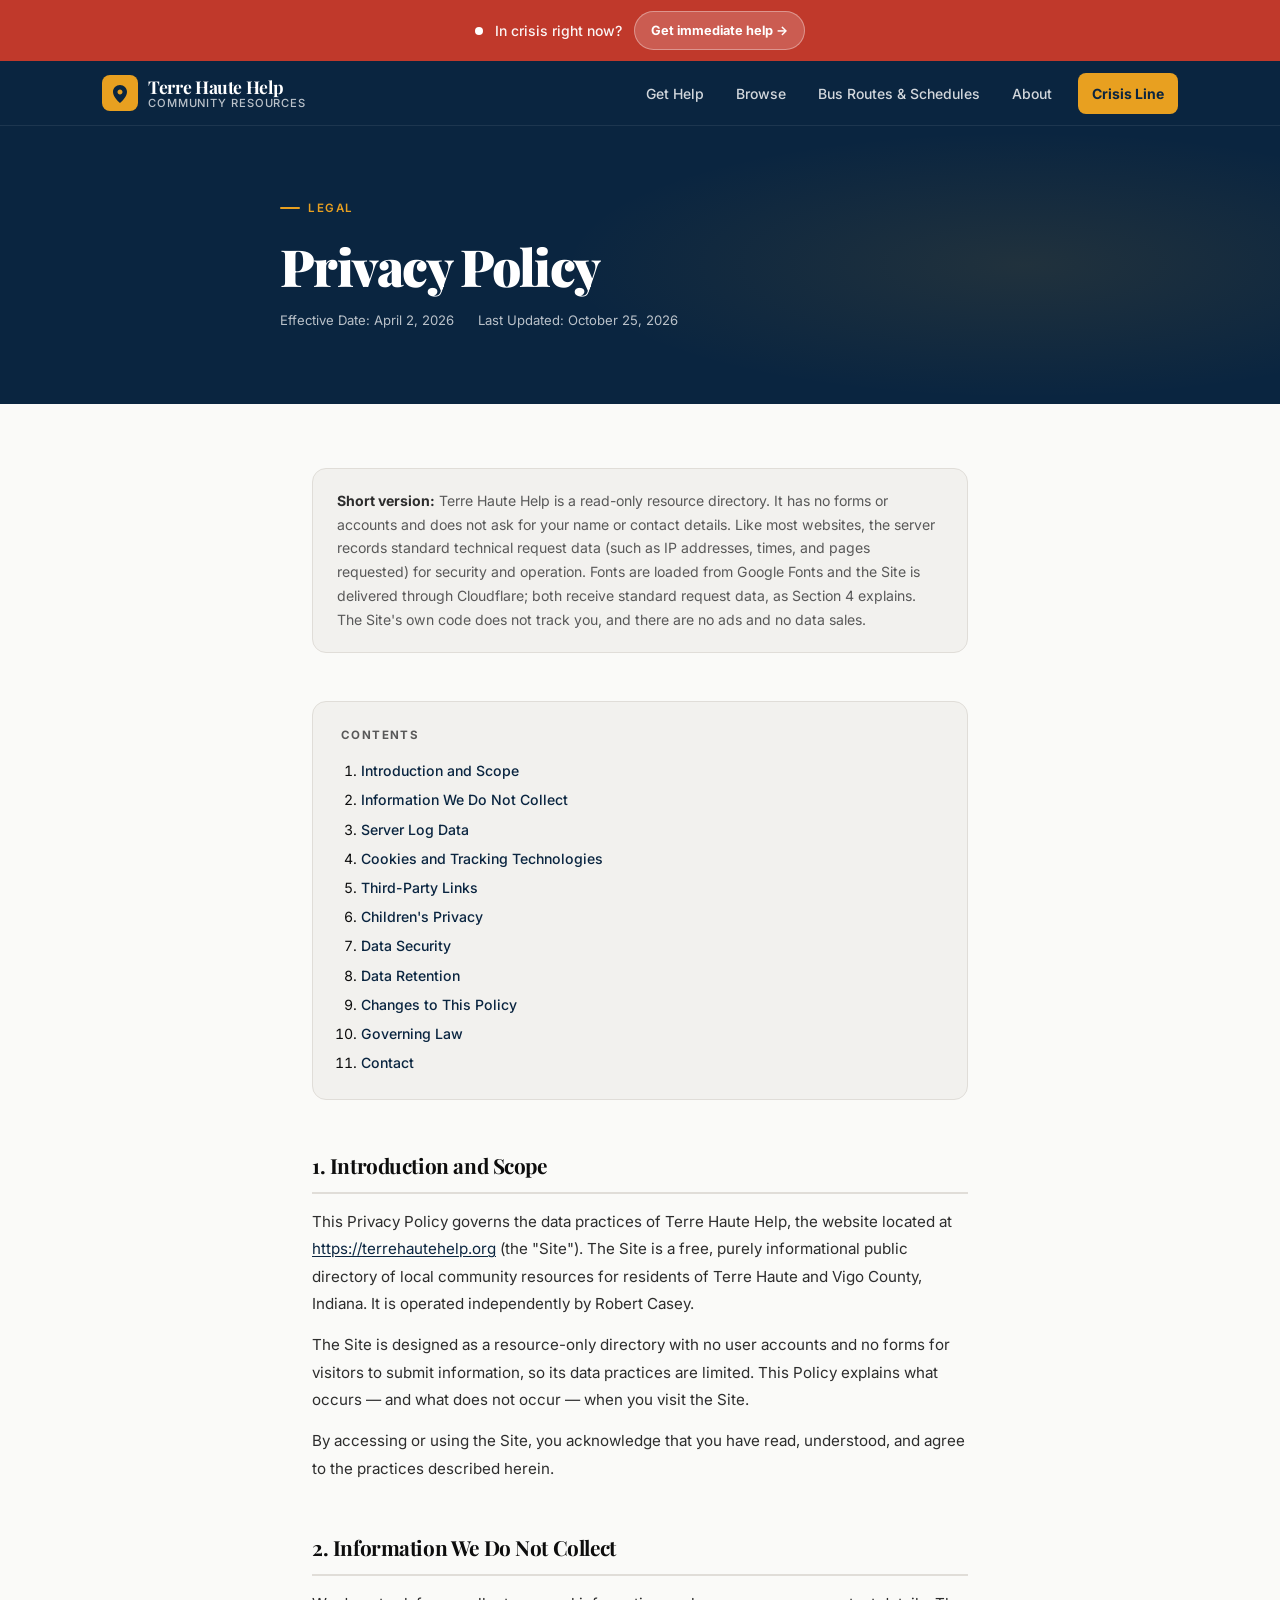
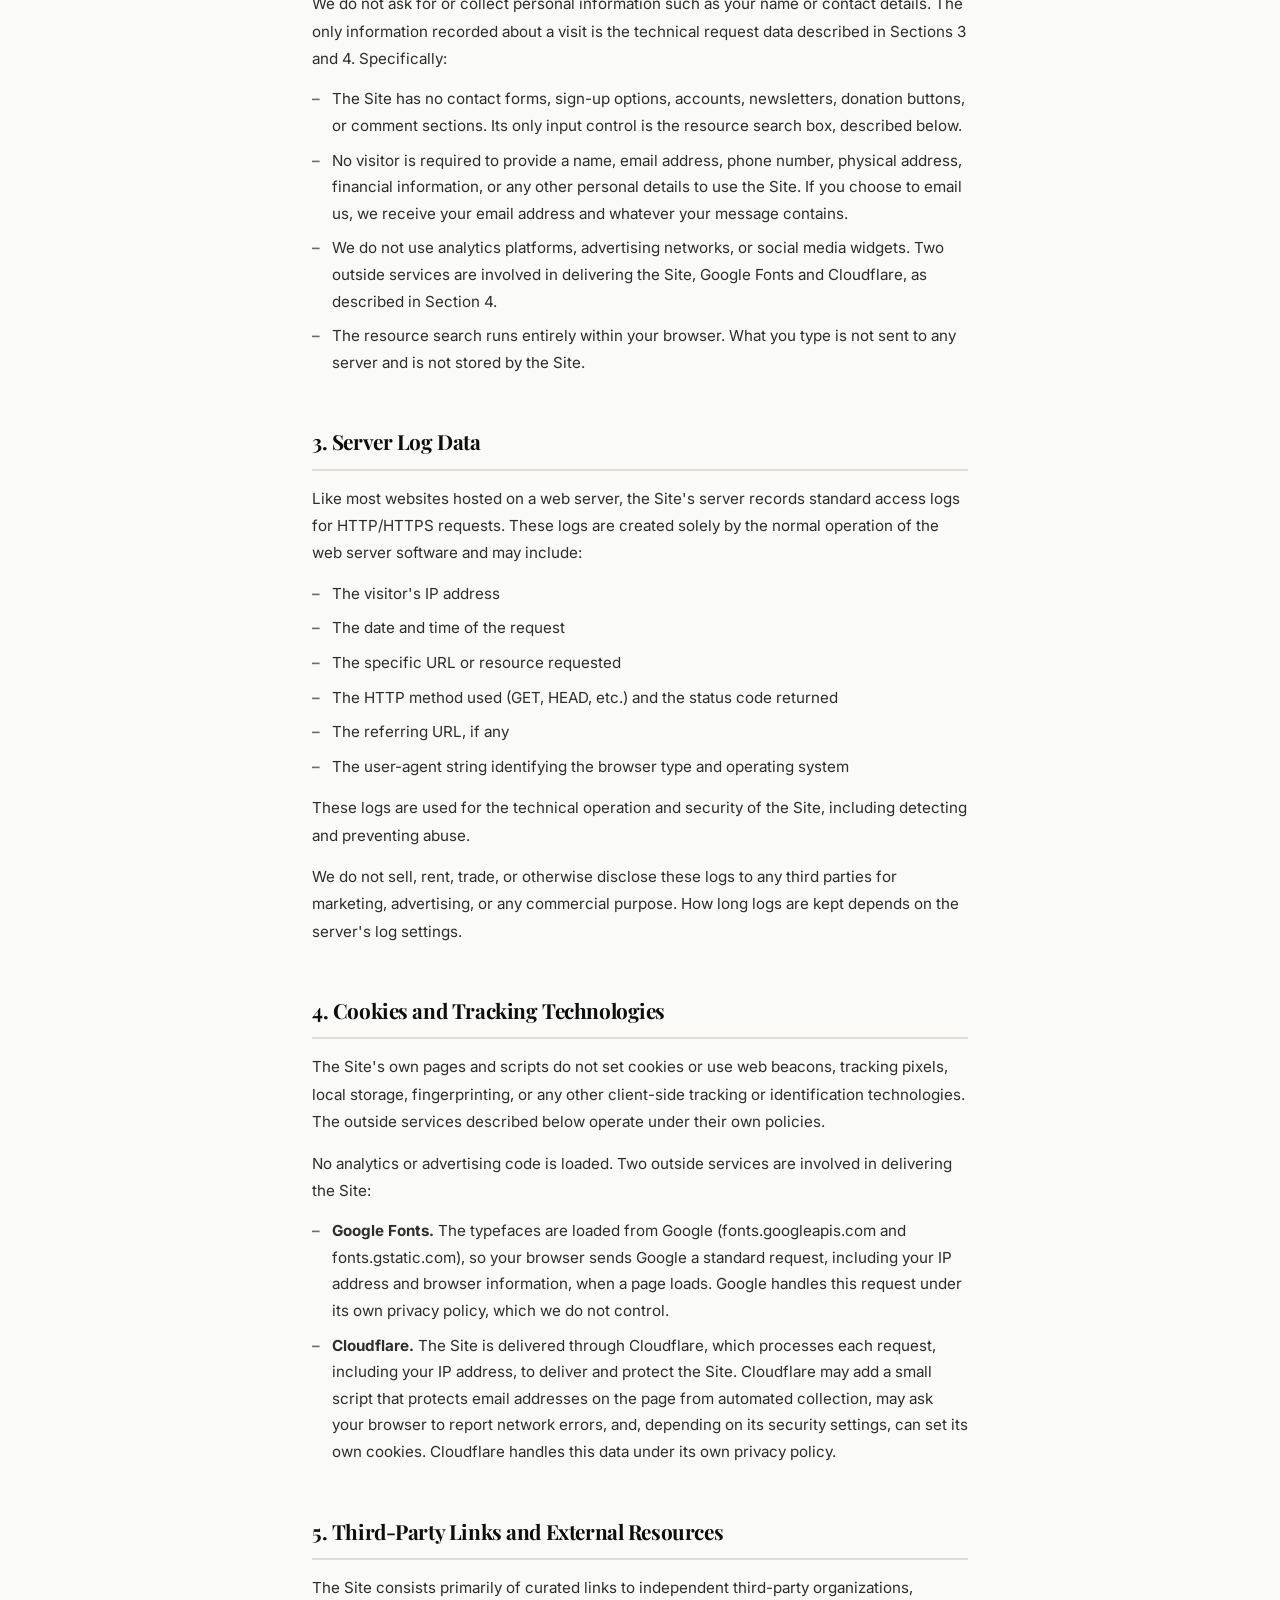
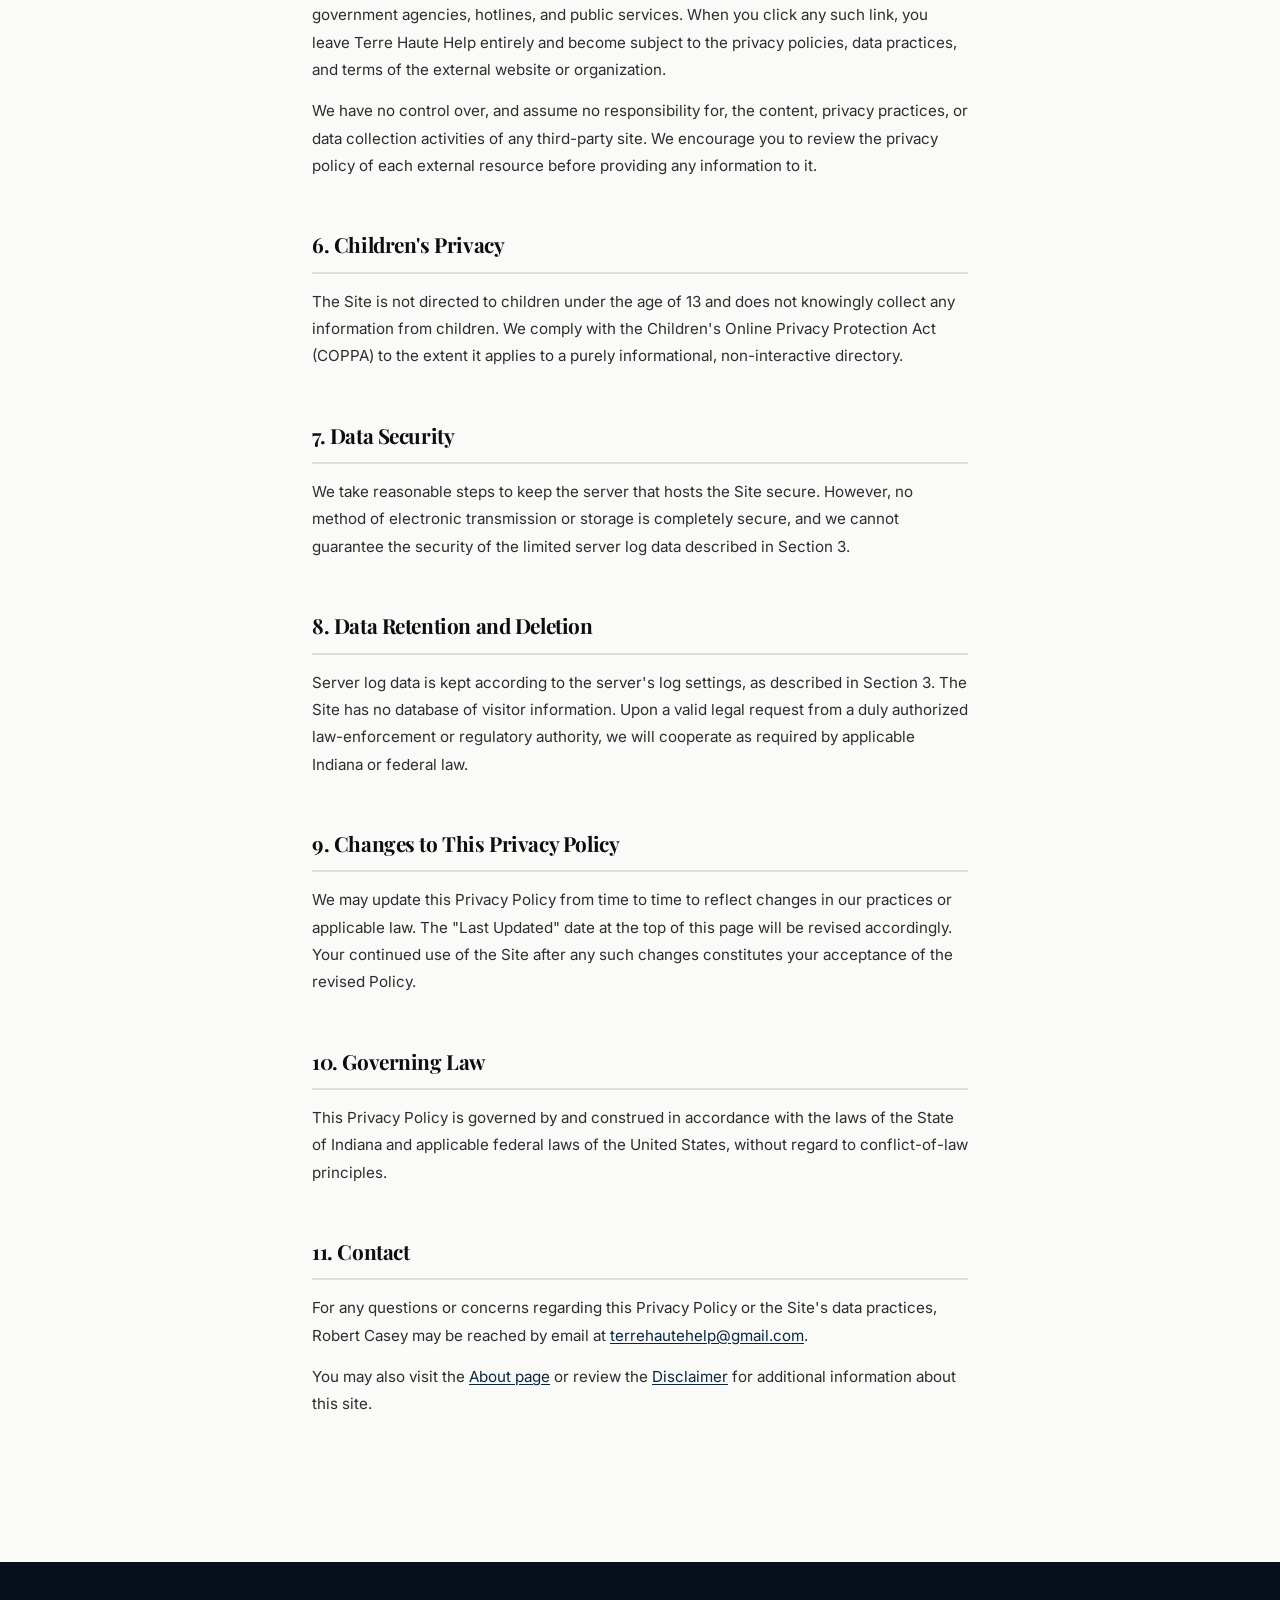
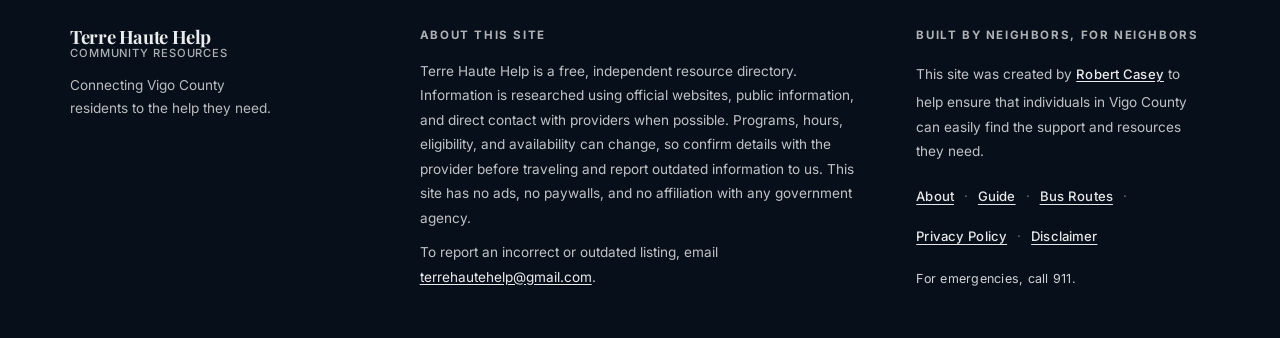
<file: privacy.html>
<!DOCTYPE html>
<html lang="en">
<head>
  <meta charset="UTF-8" />
  <meta name="viewport" content="width=device-width, initial-scale=1.0" />
  <title>Privacy Policy — Terre Haute Help</title>
  <meta name="description" content="Privacy policy for Terre Haute Help. Learn how this free community resource directory handles visitor data." />
  <meta name="author" content="Robert Casey" />
  <meta name="robots" content="index, follow" />
  <meta name="theme-color" content="#0A2540" />
  <link rel="canonical" href="https://terrehautehelp.org/privacy" />
  <meta property="og:title" content="Privacy Policy — Terre Haute Help" />
  <meta property="og:description" content="Privacy policy for Terre Haute Help, a free community resource directory for Vigo County, Indiana." />
  <meta property="og:type" content="website" />
  <meta property="og:url" content="https://terrehautehelp.org/privacy" />
  <meta property="og:image" content="https://terrehautehelp.org/og-image-v3.png" />
  <meta property="og:site_name" content="Terre Haute Help" />
<link rel="icon" type="image/png" href="/favicon-96x96.png" sizes="96x96" />
<link rel="icon" type="image/svg+xml" href="/favicon.svg" />
<link rel="shortcut icon" href="/favicon.ico" />
<link rel="apple-touch-icon" sizes="180x180" href="/apple-touch-icon.png" />
<meta name="apple-mobile-web-app-title" content="Terre Haute Help" />
<link rel="manifest" href="/site.webmanifest" />
  <link rel="preconnect" href="https://fonts.googleapis.com" />
  <link rel="preconnect" href="https://fonts.gstatic.com" crossorigin />
  <link href="https://fonts.googleapis.com/css2?family=Playfair+Display:wght@700;900&family=Inter:wght@400;500;600;700&display=swap" rel="stylesheet" />
  <link rel="stylesheet" href="styles.css?v=20261025-220542" />
  <style>
    .policy-hero{background:var(--navy);color:#fff;padding:64px 32px 72px;position:relative;overflow:hidden}
    .policy-hero::before{content:'';position:absolute;inset:0;background:radial-gradient(ellipse 60% 80% at 80% 50%,rgba(232,160,32,0.10) 0%,transparent 60%);pointer-events:none}
    .policy-hero-inner{max-width:720px;margin:0 auto;position:relative;z-index:1}
    .policy-eyebrow{display:inline-flex;align-items:center;gap:8px;font-size:0.72rem;font-weight:600;letter-spacing:0.14em;text-transform:uppercase;color:var(--amber);margin-bottom:20px}
    .policy-eyebrow::before{content:'';display:block;width:20px;height:2px;background:var(--amber);border-radius:2px}
    .policy-hero h1{font-family:var(--font-display);font-size:clamp(2rem,5vw,3.2rem);font-weight:900;line-height:1.1;letter-spacing:-0.03em;color:#fff;margin-bottom:16px}
    .policy-meta{font-size:0.82rem;color:rgba(255,255,255,0.72);display:flex;gap:24px;flex-wrap:wrap}
    .policy-body{max-width:720px;margin:0 auto;padding:64px 32px 96px}
    .policy-section{margin-bottom:48px}
    .policy-section h2{font-family:var(--font-display);font-size:1.3rem;font-weight:700;color:var(--ink);margin-bottom:14px;letter-spacing:-0.02em;padding-bottom:10px;border-bottom:2px solid var(--border)}
    .policy-section p{font-size:0.95rem;color:var(--ink-2);line-height:1.8;margin-bottom:14px}
    .policy-section p:last-child{margin-bottom:0}
    .policy-section ul{margin:12px 0 14px 0;padding-left:0;list-style:none;display:flex;flex-direction:column;gap:8px}
    .policy-section ul li{font-size:0.95rem;color:var(--ink-2);line-height:1.75;padding-left:20px;position:relative}
    .policy-section ul li::before{content:'–';position:absolute;left:0;color:var(--ink-faint);font-weight:600}
    .policy-section a{color:var(--navy);text-decoration:underline;text-underline-offset:2px}
    .policy-section a:hover{color:var(--navy-light)}
    .policy-notice{background:var(--bg-2);border:1px solid var(--border);border-radius:var(--radius-lg);padding:20px 24px;margin-bottom:48px}
    .policy-notice p{font-size:0.88rem;color:var(--ink-muted);line-height:1.7;margin:0}
    .policy-notice strong{color:var(--ink-2)}
    .policy-toc{background:var(--bg-2);border:1px solid var(--border);border-radius:var(--radius-lg);padding:24px 28px;margin-bottom:48px}
    .policy-toc h2{font-size:0.72rem;font-weight:700;letter-spacing:0.12em;text-transform:uppercase;color:var(--ink-muted);margin-bottom:14px}
    .policy-toc ol{padding-left:20px;display:flex;flex-direction:column;gap:6px}
    .policy-toc ol li{font-size:0.88rem}
    .policy-toc ol li a{color:var(--navy);text-decoration:none;font-weight:500}
    .policy-toc ol li a:hover{text-decoration:underline}
    @media(max-width:640px){
      .policy-hero{padding:48px 20px 56px}
      .policy-body{padding:48px 20px 72px}
    }
  </style>
</head>

<body>
  <a class="skip-link" href="#main">Skip to main content</a>
  <div class="site-chrome" data-surface="dark">
    <div class="crisis-bar">
      <span class="crisis-bar-dot"></span>
      <span class="crisis-bar-text">In crisis right now?</span>
      <a href="/#crisis" class="crisis-bar-link">Get immediate help →</a>
    </div>

    <header class="site-header">
      <div class="header-inner">
        <a href="/" class="logo">
          <div class="logo-mark">
            <svg viewBox="0 0 20 20" xmlns="http://www.w3.org/2000/svg">
              <path d="M10 2C6.13 2 3 5.13 3 9c0 5.25 7 11 7 11s7-5.75 7-11c0-3.87-3.13-7-7-7zm0 9.5c-1.38 0-2.5-1.12-2.5-2.5S8.62 6.5 10 6.5s2.5 1.12 2.5 2.5S11.38 11.5 10 11.5z"/>
            </svg>
          </div>
          <div class="logo-text-wrap">
            <span class="logo-name">Terre Haute Help</span>
            <span class="logo-sub">Community Resources</span>
          </div>
        </a>
        <nav class="site-nav" aria-label="Main navigation">
          <a href="/" data-nav="gethelp">Get Help</a>
          <a href="/#categories" data-nav="browse">Browse</a>
          <a href="/bus" data-nav="bus">Bus<span class="nav-long"> Routes &amp; Schedules</span></a>
          <a href="/about" data-nav="about">About</a>
          <a href="/#crisis" class="nav-cta">Crisis Line</a>
        </nav>
      </div>
    </header>
  </div>

  <main id="main">
    <div class="policy-hero" data-surface="dark">
      <div class="policy-hero-inner">
        <p class="policy-eyebrow">Legal</p>
        <h1>Privacy Policy</h1>
        <div class="policy-meta">
          <span>Effective Date: April 2, 2026</span>
          <span>Last Updated: October 25, 2026</span>
        </div>
      </div>
    </div>

    <div class="policy-body">

      <div class="policy-notice">
        <p><strong>Short version:</strong> Terre Haute Help is a read-only resource directory. It has no forms or accounts and does not ask for your name or contact details. Like most websites, the server records standard technical request data (such as IP addresses, times, and pages requested) for security and operation. Fonts are loaded from Google Fonts and the Site is delivered through Cloudflare; both receive standard request data, as Section 4 explains. The Site's own code does not track you, and there are no ads and no data sales.</p>
      </div>

      <div class="policy-toc">
        <h2>Contents</h2>
        <ol>
          <li><a href="#section-1">Introduction and Scope</a></li>
          <li><a href="#section-2">Information We Do Not Collect</a></li>
          <li><a href="#section-3">Server Log Data</a></li>
          <li><a href="#section-4">Cookies and Tracking Technologies</a></li>
          <li><a href="#section-5">Third-Party Links</a></li>
          <li><a href="#section-6">Children's Privacy</a></li>
          <li><a href="#section-7">Data Security</a></li>
          <li><a href="#section-8">Data Retention</a></li>
          <li><a href="#section-9">Changes to This Policy</a></li>
          <li><a href="#section-10">Governing Law</a></li>
          <li><a href="#section-11">Contact</a></li>
        </ol>
      </div>

      <div class="policy-section" id="section-1">
        <h2>1. Introduction and Scope</h2>
        <p>This Privacy Policy governs the data practices of Terre Haute Help, the website located at <a href="https://terrehautehelp.org">https://terrehautehelp.org</a> (the "Site"). The Site is a free, purely informational public directory of local community resources for residents of Terre Haute and Vigo County, Indiana. It is operated independently by Robert Casey.</p>
        <p>The Site is designed as a resource-only directory with no user accounts and no forms for visitors to submit information, so its data practices are limited. This Policy explains what occurs — and what does not occur — when you visit the Site.</p>
        <p>By accessing or using the Site, you acknowledge that you have read, understood, and agree to the practices described herein.</p>
      </div>

      <div class="policy-section" id="section-2">
        <h2>2. Information We Do Not Collect</h2>
        <p>We do not ask for or collect personal information such as your name or contact details. The only information recorded about a visit is the technical request data described in Sections 3 and 4. Specifically:</p>
        <ul>
          <li>The Site has no contact forms, sign-up options, accounts, newsletters, donation buttons, or comment sections. Its only input control is the resource search box, described below.</li>
          <li>No visitor is required to provide a name, email address, phone number, physical address, financial information, or any other personal details to use the Site. If you choose to email us, we receive your email address and whatever your message contains.</li>
          <li>We do not use analytics platforms, advertising networks, or social media widgets. Two outside services are involved in delivering the Site, Google Fonts and Cloudflare, as described in Section 4.</li>
          <li>The resource search runs entirely within your browser. What you type is not sent to any server and is not stored by the Site.</li>
        </ul>
      </div>

      <div class="policy-section" id="section-3">
        <h2>3. Server Log Data</h2>
        <p>Like most websites hosted on a web server, the Site's server records standard access logs for HTTP/HTTPS requests. These logs are created solely by the normal operation of the web server software and may include:</p>
        <ul>
          <li>The visitor's IP address</li>
          <li>The date and time of the request</li>
          <li>The specific URL or resource requested</li>
          <li>The HTTP method used (GET, HEAD, etc.) and the status code returned</li>
          <li>The referring URL, if any</li>
          <li>The user-agent string identifying the browser type and operating system</li>
        </ul>
        <p>These logs are used for the technical operation and security of the Site, including detecting and preventing abuse.</p>
        <p>We do not sell, rent, trade, or otherwise disclose these logs to any third parties for marketing, advertising, or any commercial purpose. How long logs are kept depends on the server's log settings.</p>
      </div>

      <div class="policy-section" id="section-4">
        <h2>4. Cookies and Tracking Technologies</h2>
        <p>The Site's own pages and scripts do not set cookies or use web beacons, tracking pixels, local storage, fingerprinting, or any other client-side tracking or identification technologies. The outside services described below operate under their own policies.</p>
        <p>No analytics or advertising code is loaded. Two outside services are involved in delivering the Site:</p>
        <ul>
          <li><strong>Google Fonts.</strong> The typefaces are loaded from Google (fonts.googleapis.com and fonts.gstatic.com), so your browser sends Google a standard request, including your IP address and browser information, when a page loads. Google handles this request under its own privacy policy, which we do not control.</li>
          <li><strong>Cloudflare.</strong> The Site is delivered through Cloudflare, which processes each request, including your IP address, to deliver and protect the Site. Cloudflare may add a small script that protects email addresses on the page from automated collection, may ask your browser to report network errors, and, depending on its security settings, can set its own cookies. Cloudflare handles this data under its own privacy policy.</li>
        </ul>
      </div>

      <div class="policy-section" id="section-5">
        <h2>5. Third-Party Links and External Resources</h2>
        <p>The Site consists primarily of curated links to independent third-party organizations, government agencies, hotlines, and public services. When you click any such link, you leave Terre Haute Help entirely and become subject to the privacy policies, data practices, and terms of the external website or organization.</p>
        <p>We have no control over, and assume no responsibility for, the content, privacy practices, or data collection activities of any third-party site. We encourage you to review the privacy policy of each external resource before providing any information to it.</p>
      </div>

      <div class="policy-section" id="section-6">
        <h2>6. Children's Privacy</h2>
        <p>The Site is not directed to children under the age of 13 and does not knowingly collect any information from children. We comply with the Children's Online Privacy Protection Act (COPPA) to the extent it applies to a purely informational, non-interactive directory.</p>
      </div>

      <div class="policy-section" id="section-7">
        <h2>7. Data Security</h2>
        <p>We take reasonable steps to keep the server that hosts the Site secure. However, no method of electronic transmission or storage is completely secure, and we cannot guarantee the security of the limited server log data described in Section 3.</p>
      </div>

      <div class="policy-section" id="section-8">
        <h2>8. Data Retention and Deletion</h2>
        <p>Server log data is kept according to the server's log settings, as described in Section 3. The Site has no database of visitor information. Upon a valid legal request from a duly authorized law-enforcement or regulatory authority, we will cooperate as required by applicable Indiana or federal law.</p>
      </div>

      <div class="policy-section" id="section-9">
        <h2>9. Changes to This Privacy Policy</h2>
        <p>We may update this Privacy Policy from time to time to reflect changes in our practices or applicable law. The "Last Updated" date at the top of this page will be revised accordingly. Your continued use of the Site after any such changes constitutes your acceptance of the revised Policy.</p>
      </div>

      <div class="policy-section" id="section-10">
        <h2>10. Governing Law</h2>
        <p>This Privacy Policy is governed by and construed in accordance with the laws of the State of Indiana and applicable federal laws of the United States, without regard to conflict-of-law principles.</p>
      </div>

      <div class="policy-section" id="section-11">
        <h2>11. Contact</h2>
        <p>For any questions or concerns regarding this Privacy Policy or the Site's data practices, Robert Casey may be reached by email at <a href="mailto:terrehautehelp@gmail.com">terrehautehelp@gmail.com</a>.</p>
        <p>You may also visit the <a href="/about">About page</a> or review the <a href="/disclaimer">Disclaimer</a> for additional information about this site.</p>
      </div>

    </div>
  </main>

  <footer class="site-footer" data-surface="dark">
    <div class="footer-inner">
      <div class="footer-brand">
        <div class="logo-text-wrap">
          <span class="logo-name">Terre Haute Help</span>
          <span class="logo-sub">Community Resources</span>
        </div>
        <p class="footer-tagline">Connecting Vigo County residents to the help they need.</p>
      </div>
      <div class="footer-center">
        <p class="footer-section-label">About this site</p>
        <p class="footer-note">Terre Haute Help is a free, independent resource directory. Information is researched using official websites, public information, and direct contact with providers when possible. Programs, hours, eligibility, and availability can change, so confirm details with the provider before traveling and report outdated information to us. This site has no ads, no paywalls, and no affiliation with any government agency.</p>
        <p class="footer-note" style="margin-top:10px;">To report an incorrect or outdated listing, email <a href="mailto:terrehautehelp@gmail.com">terrehautehelp@gmail.com</a>.</p>
      </div>
      <div class="footer-right">
        <p class="footer-section-label">Built by neighbors, for neighbors</p>
        <p class="footer-note">This site was created by <a href="/about" class="footer-link">Robert Casey</a> to help ensure that individuals in Vigo County can easily find the support and resources they need.</p>
        <div class="footer-links-row">
          <a href="/about" class="footer-link">About</a>
          <span class="footer-link-divider" aria-hidden="true">·</span>
          <a href="/guide" class="footer-link">Guide</a>
          <span class="footer-link-divider" aria-hidden="true">·</span>
          <a href="/bus" class="footer-link">Bus Routes</a>
          <span class="footer-link-divider" aria-hidden="true">·</span>
          <a href="/privacy" class="footer-link">Privacy Policy</a>
          <span class="footer-link-divider" aria-hidden="true">·</span>
          <a href="/disclaimer" class="footer-link">Disclaimer</a>
        </div>
        <p class="footer-small">For emergencies, call 911.</p>
      </div>
    </div>
  </footer>

  <script src="site.js?v=20261025-220542"></script>
</body>
</html>
</file>
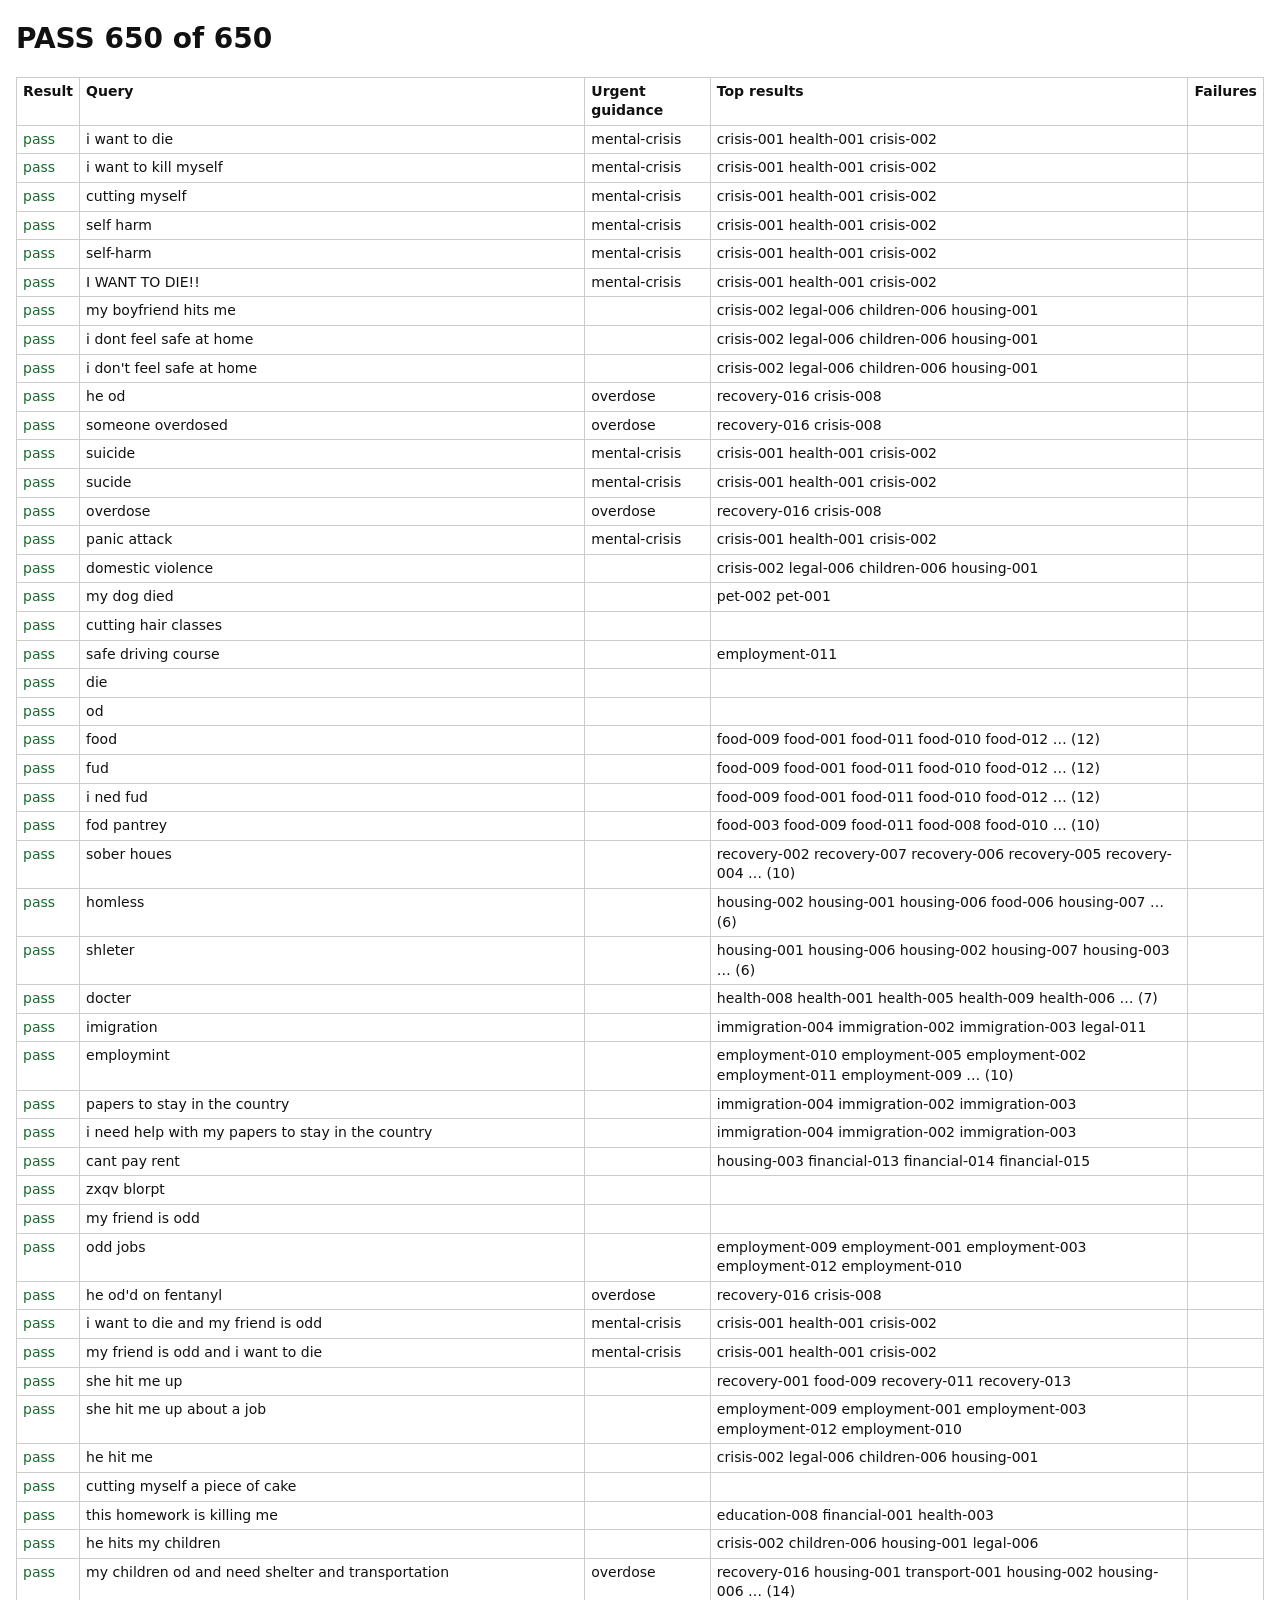
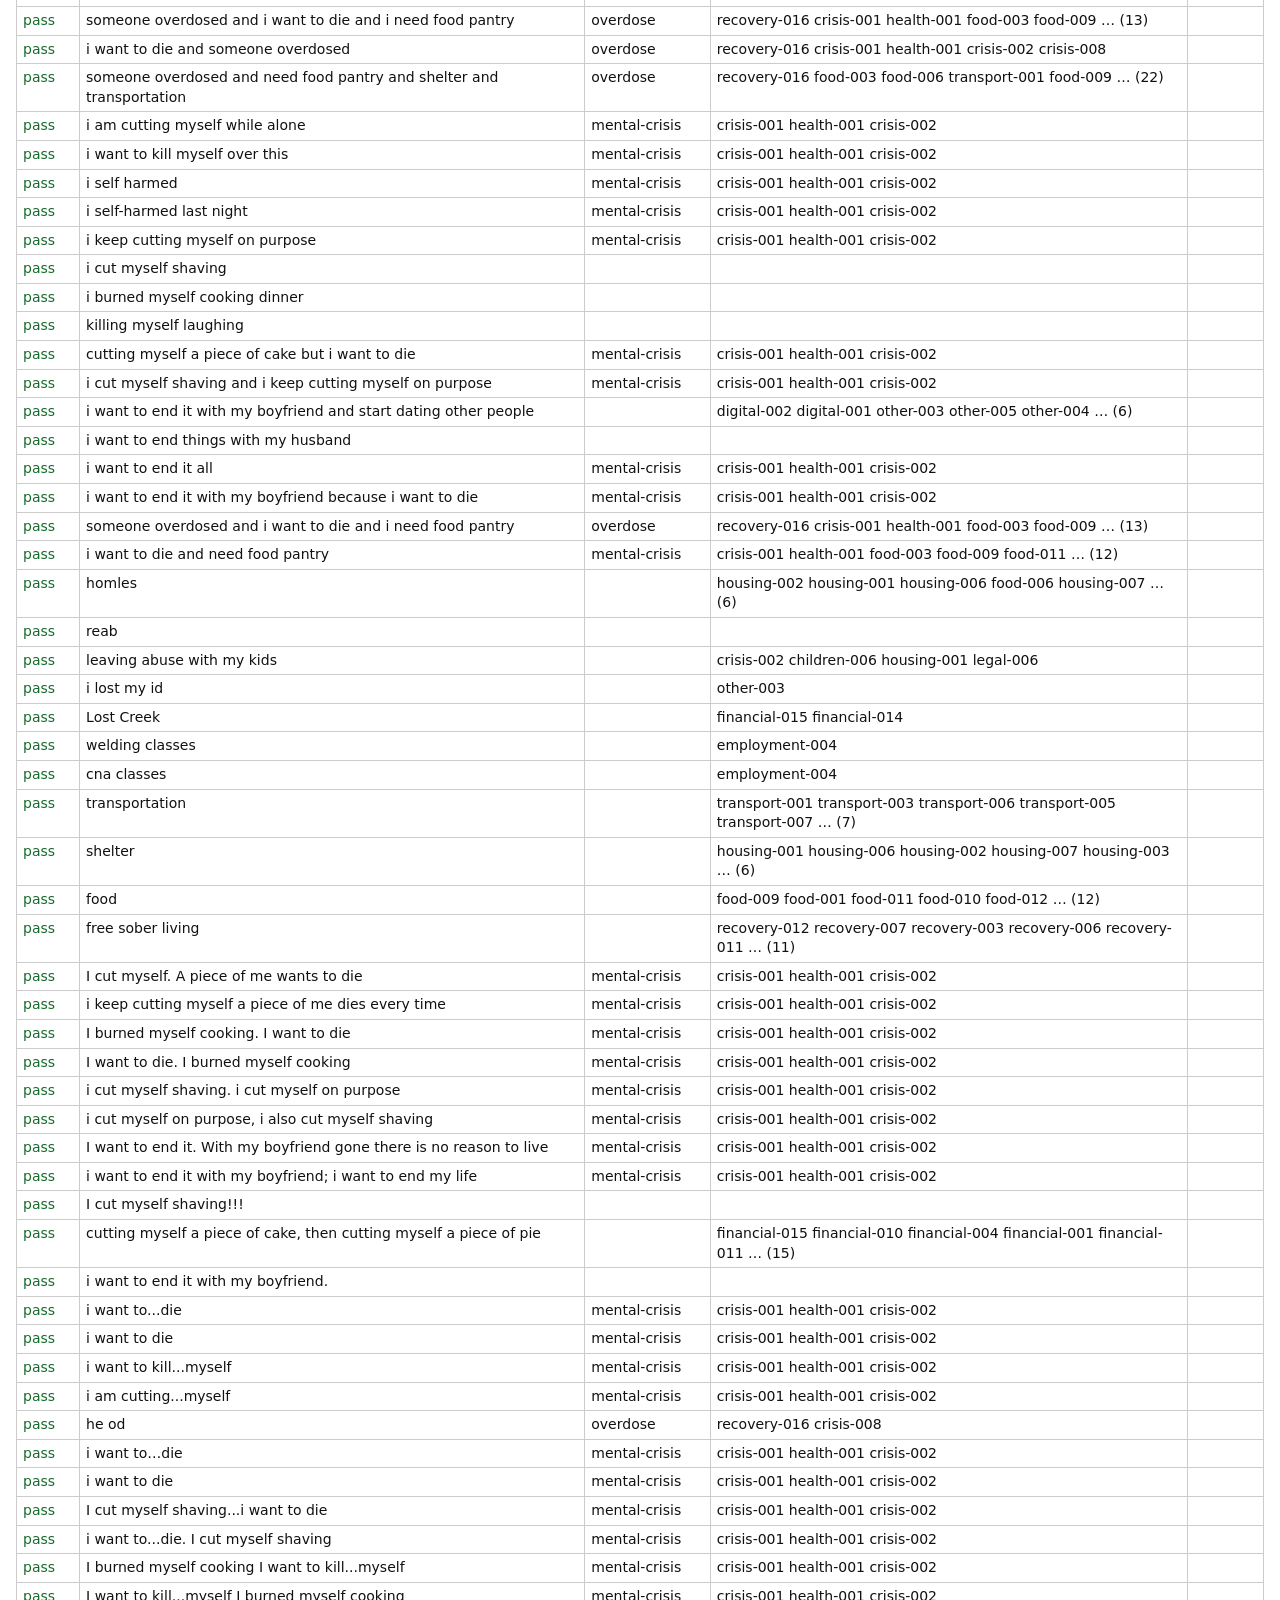
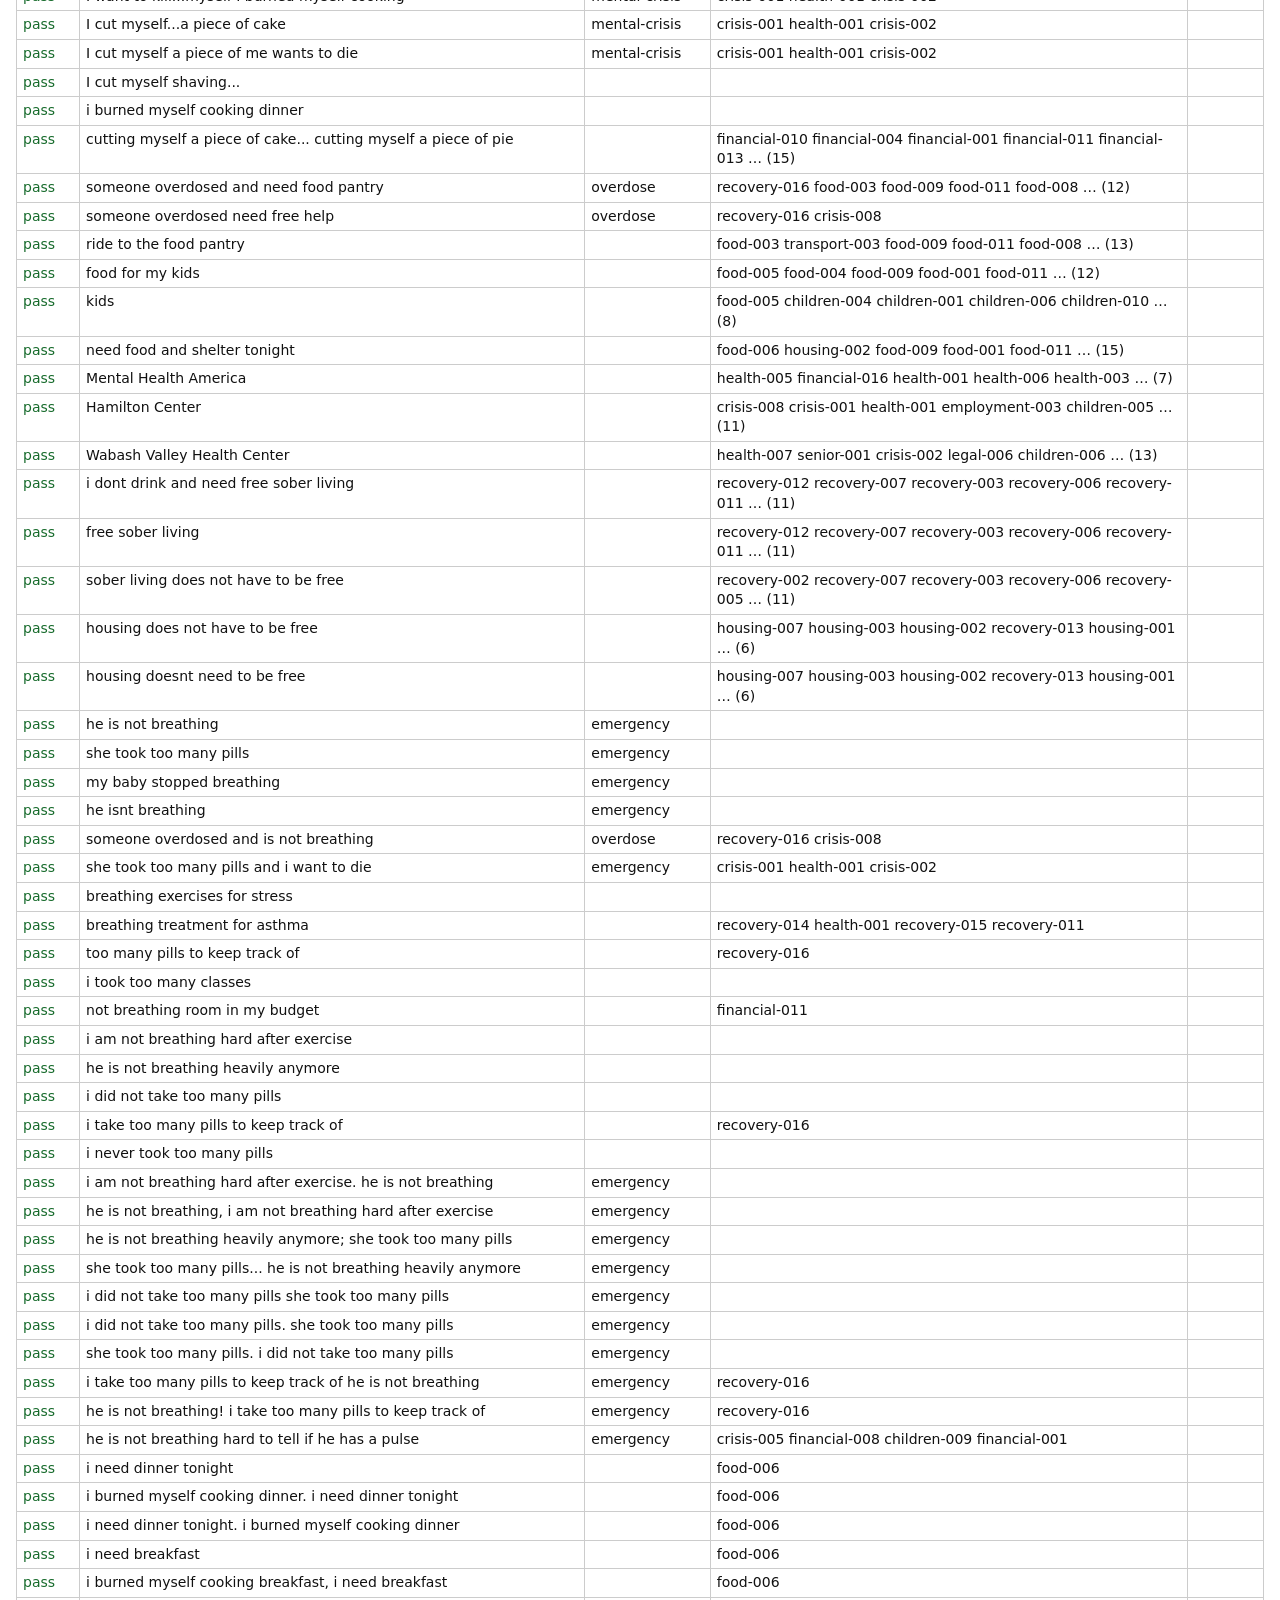
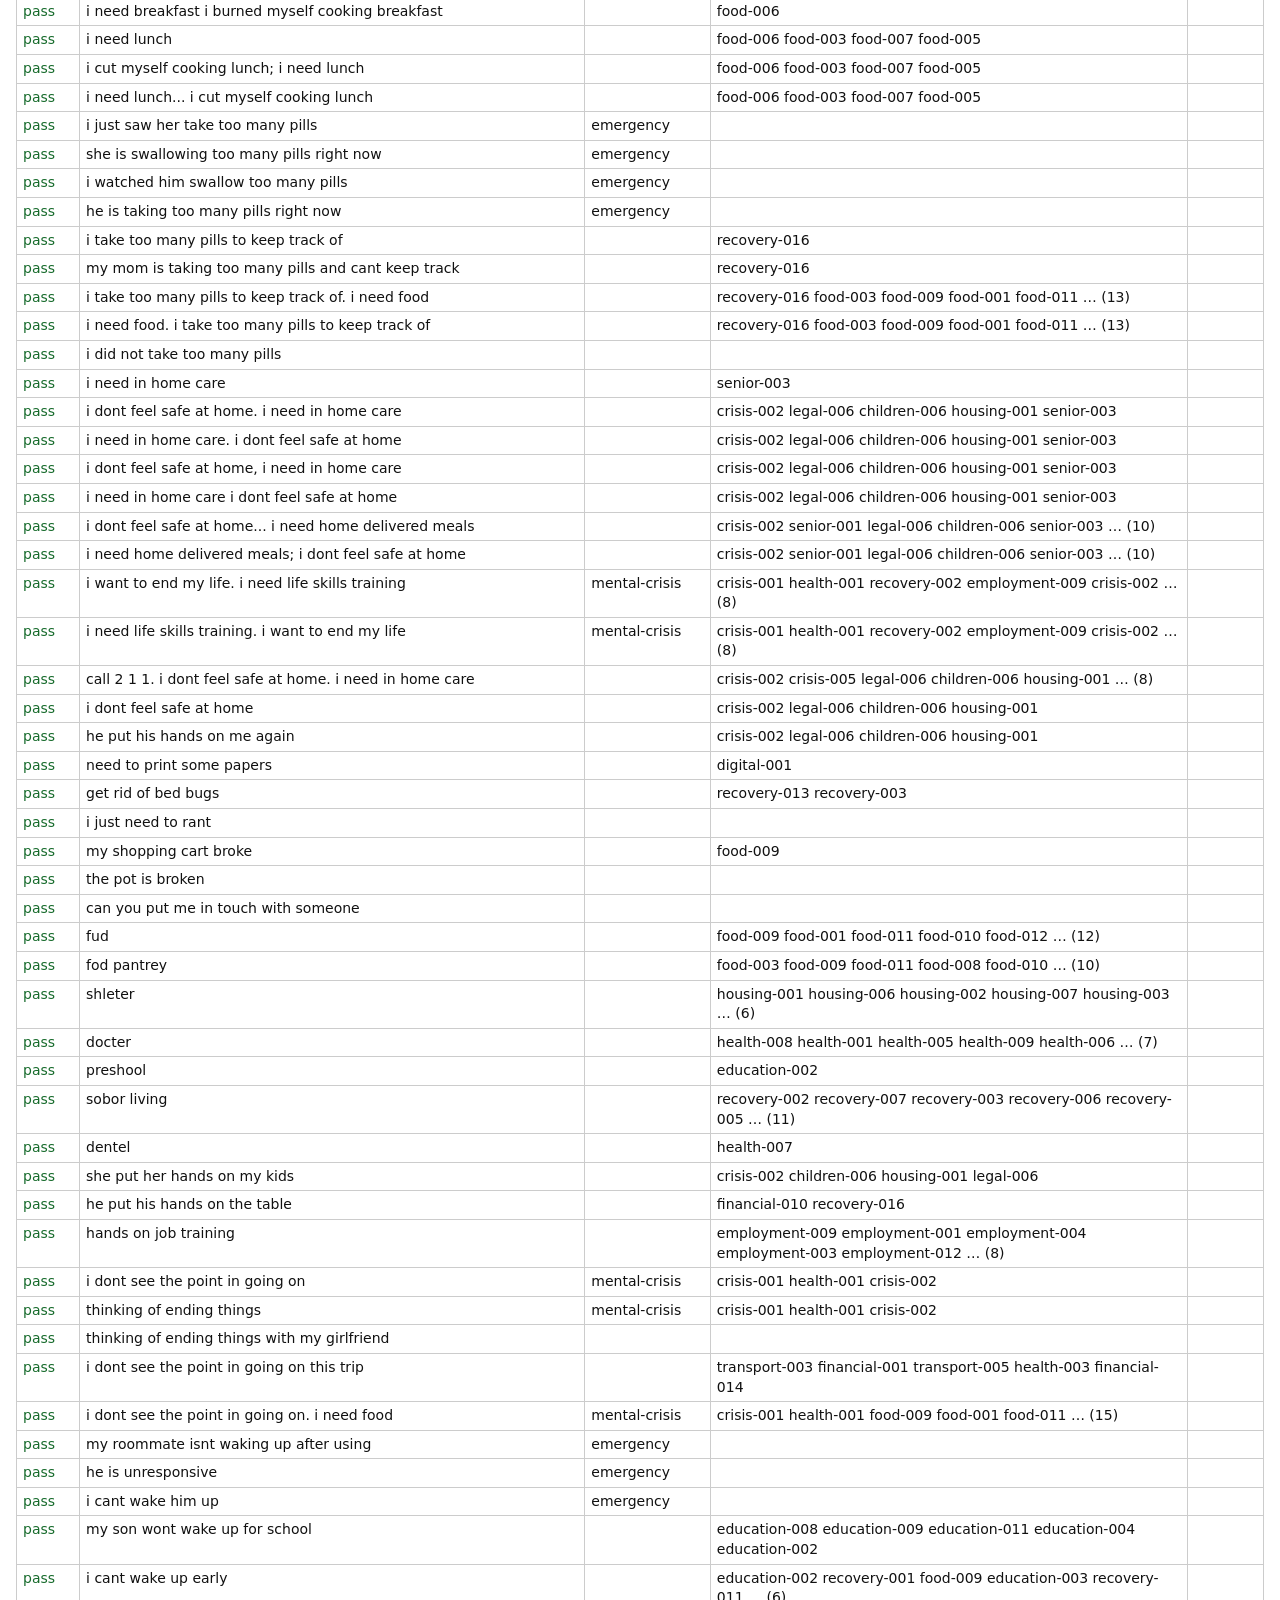
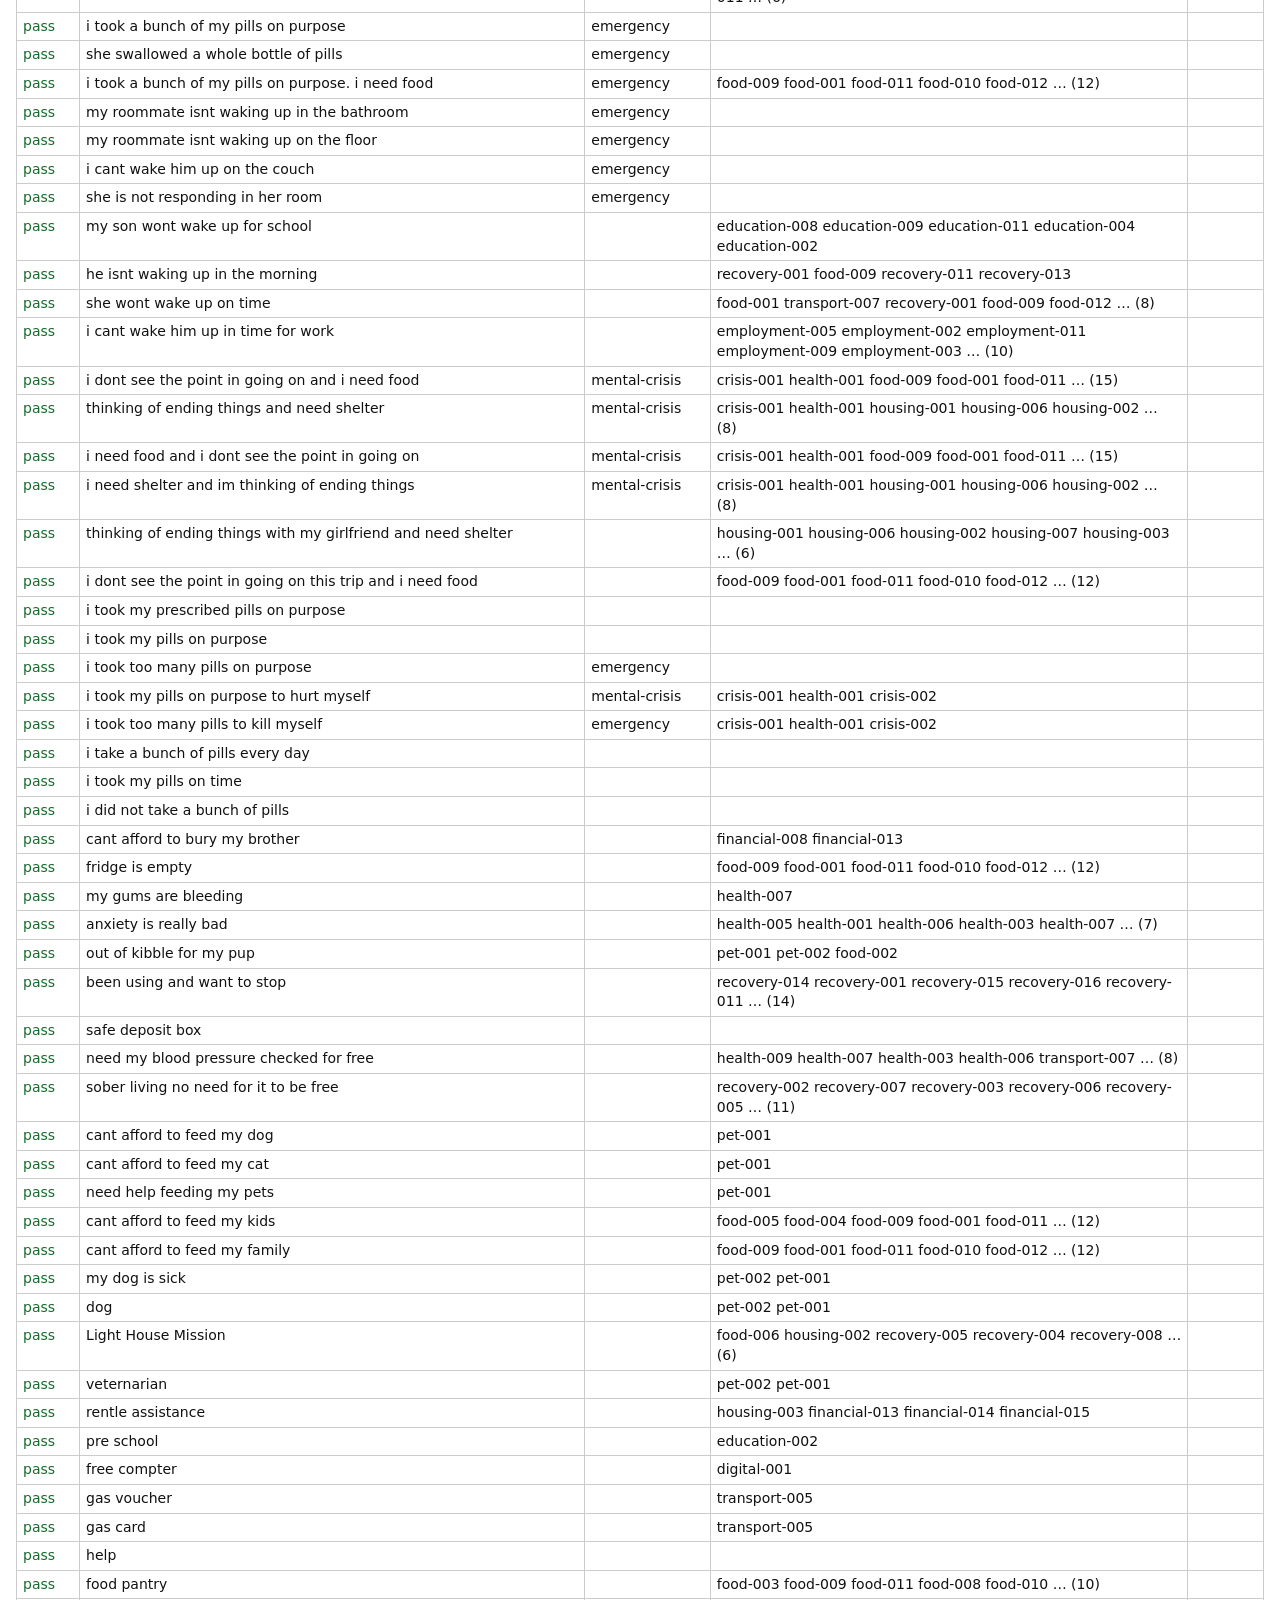
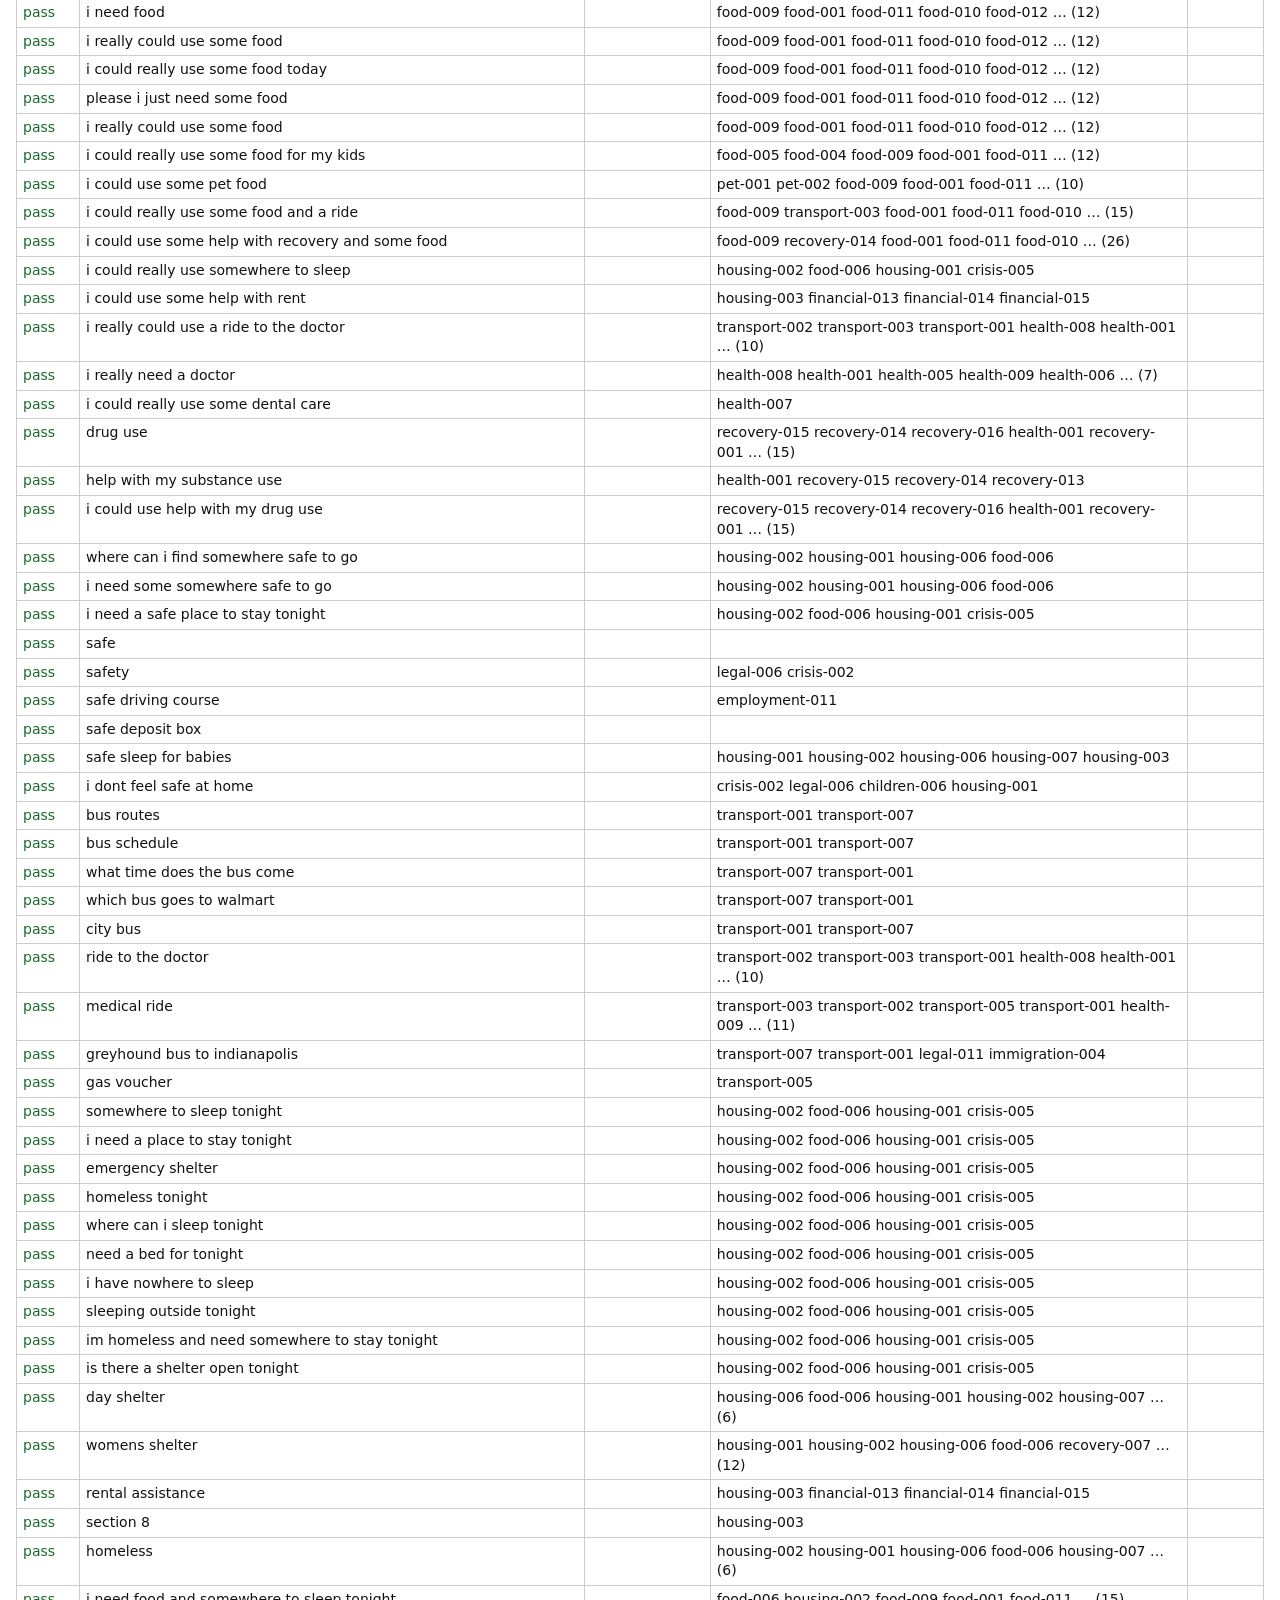
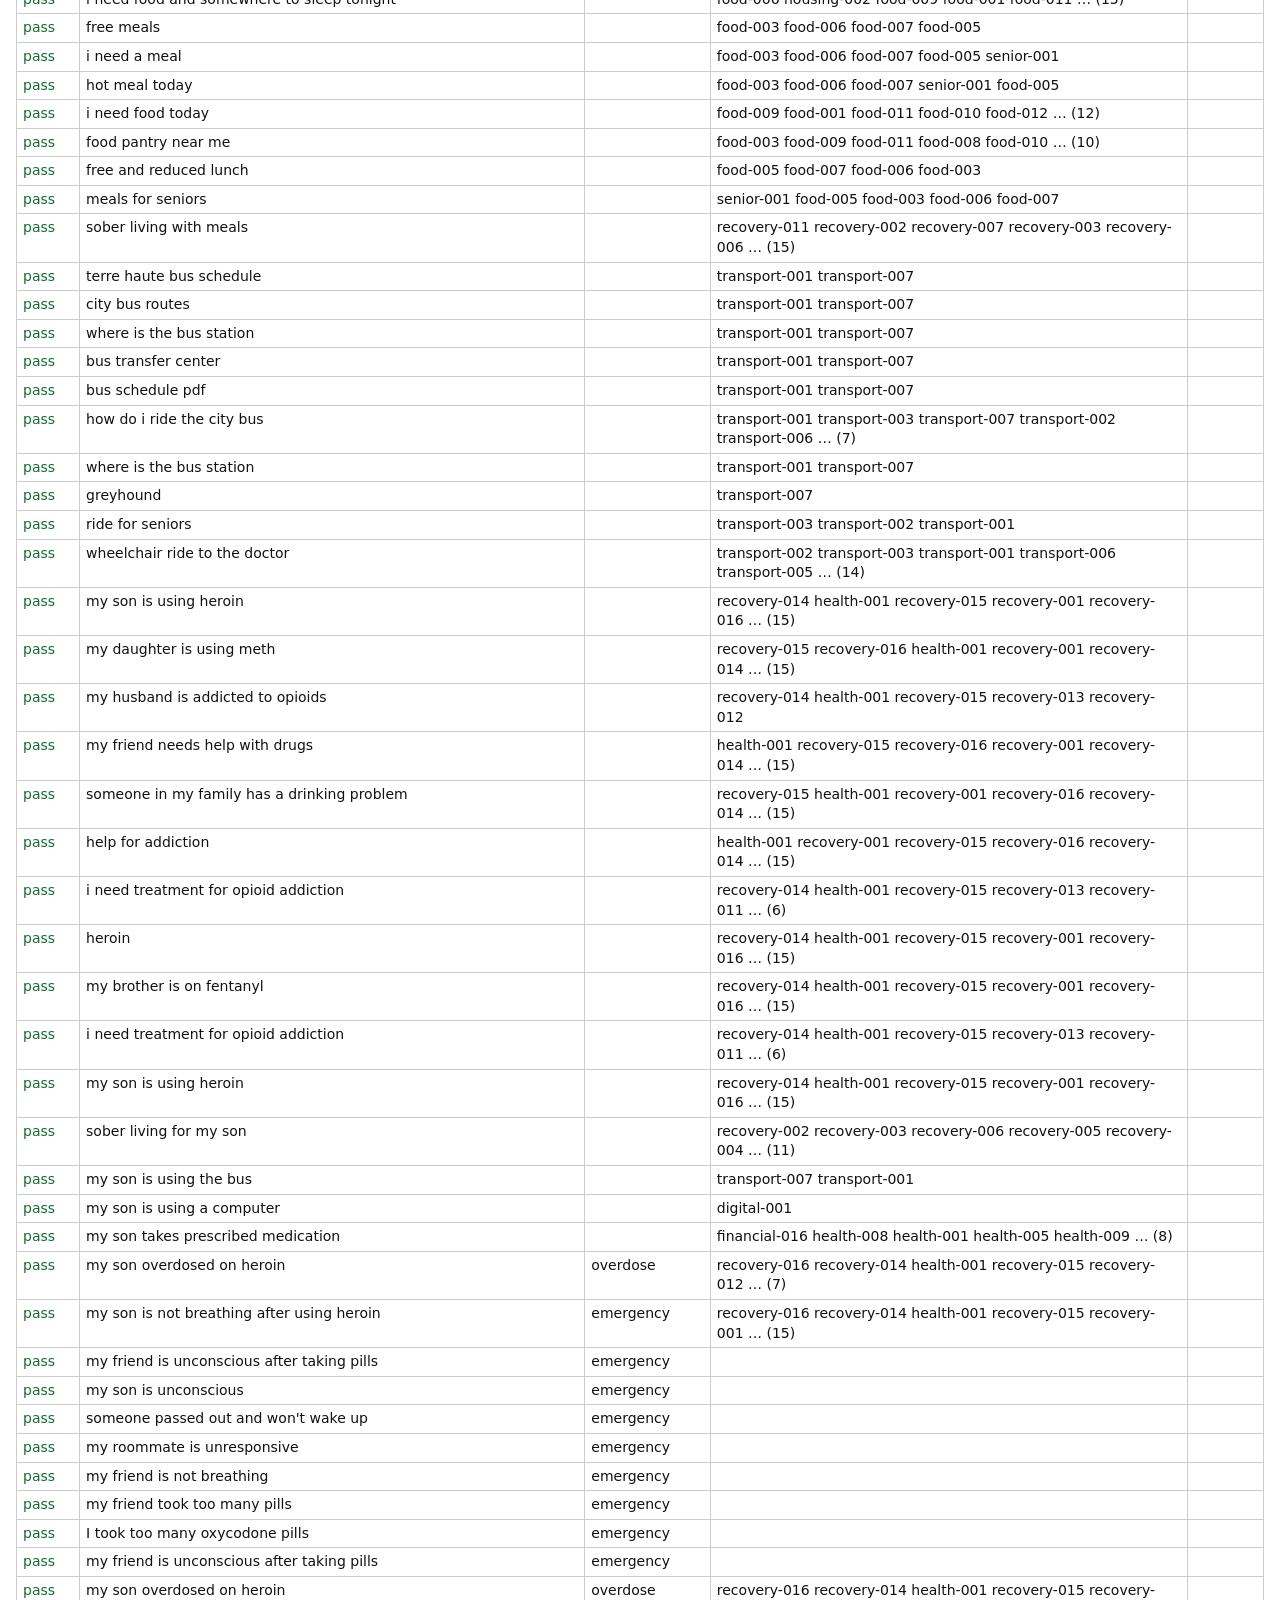
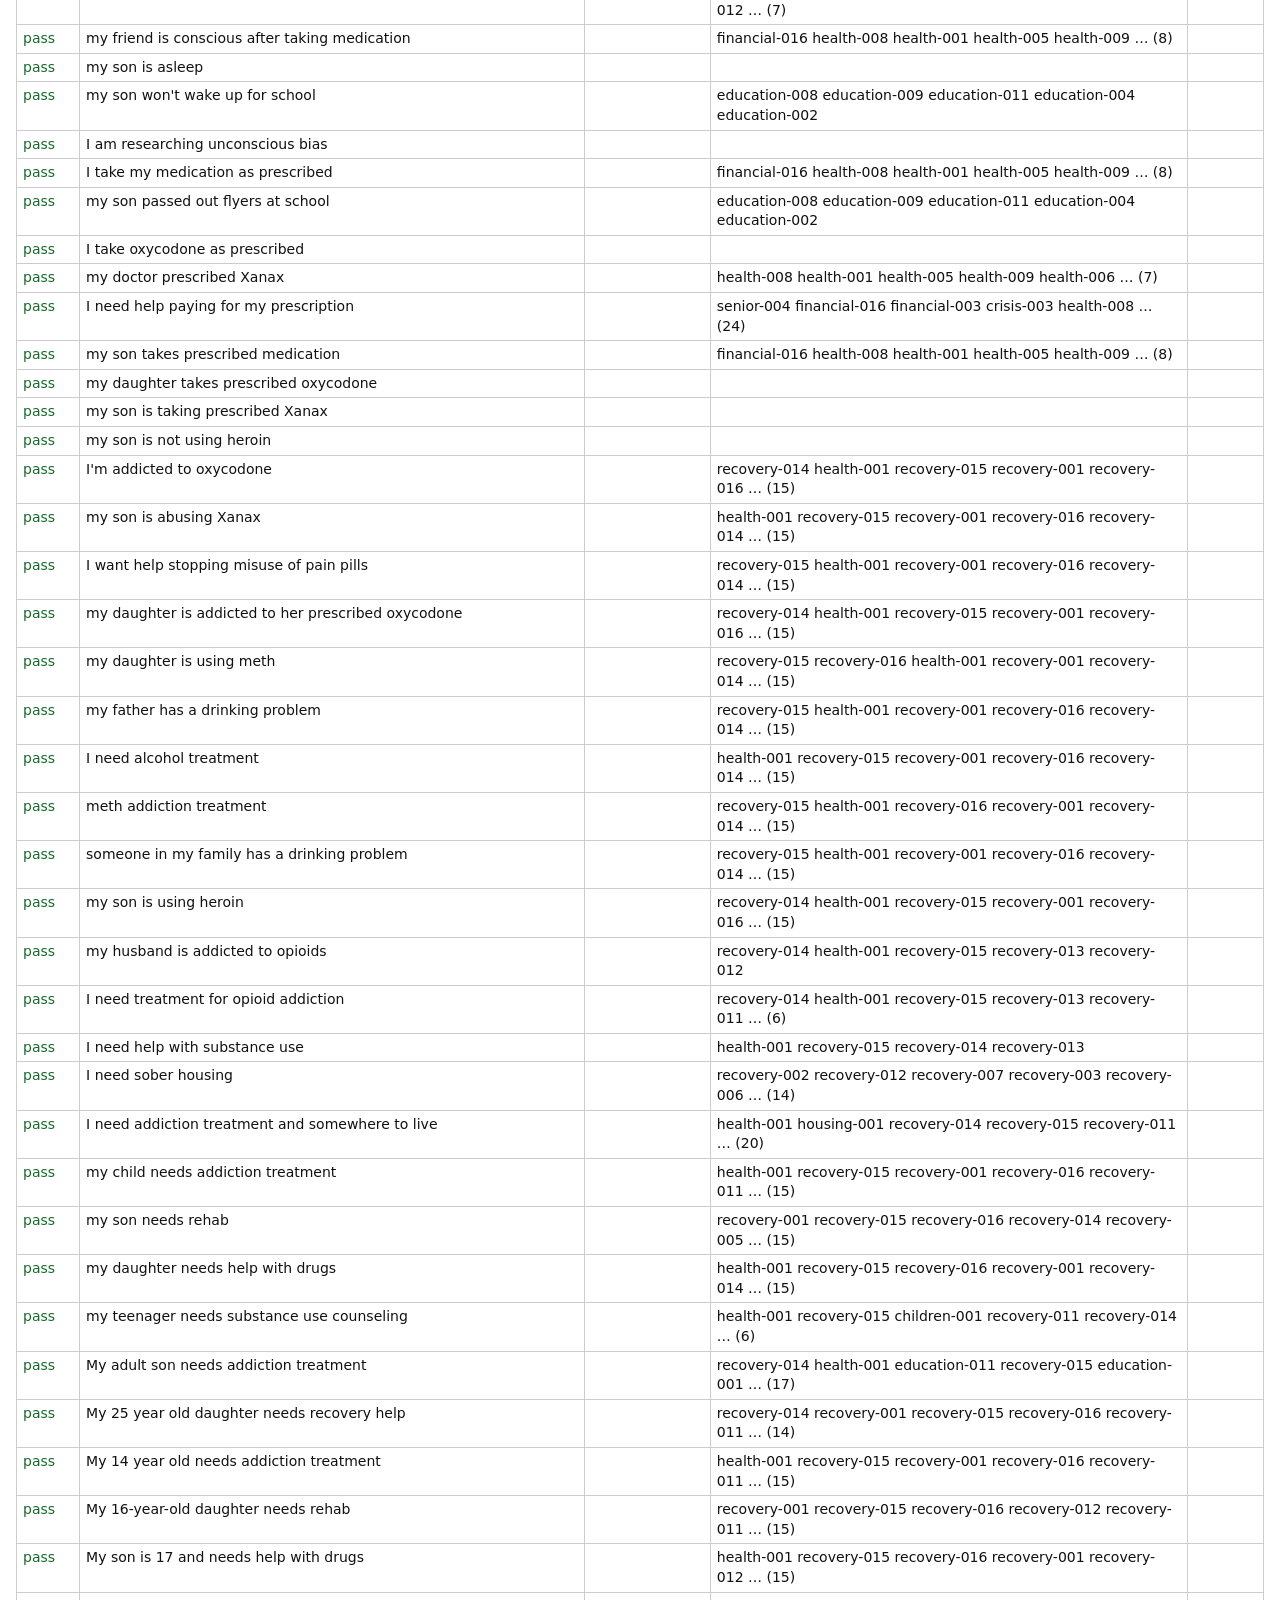
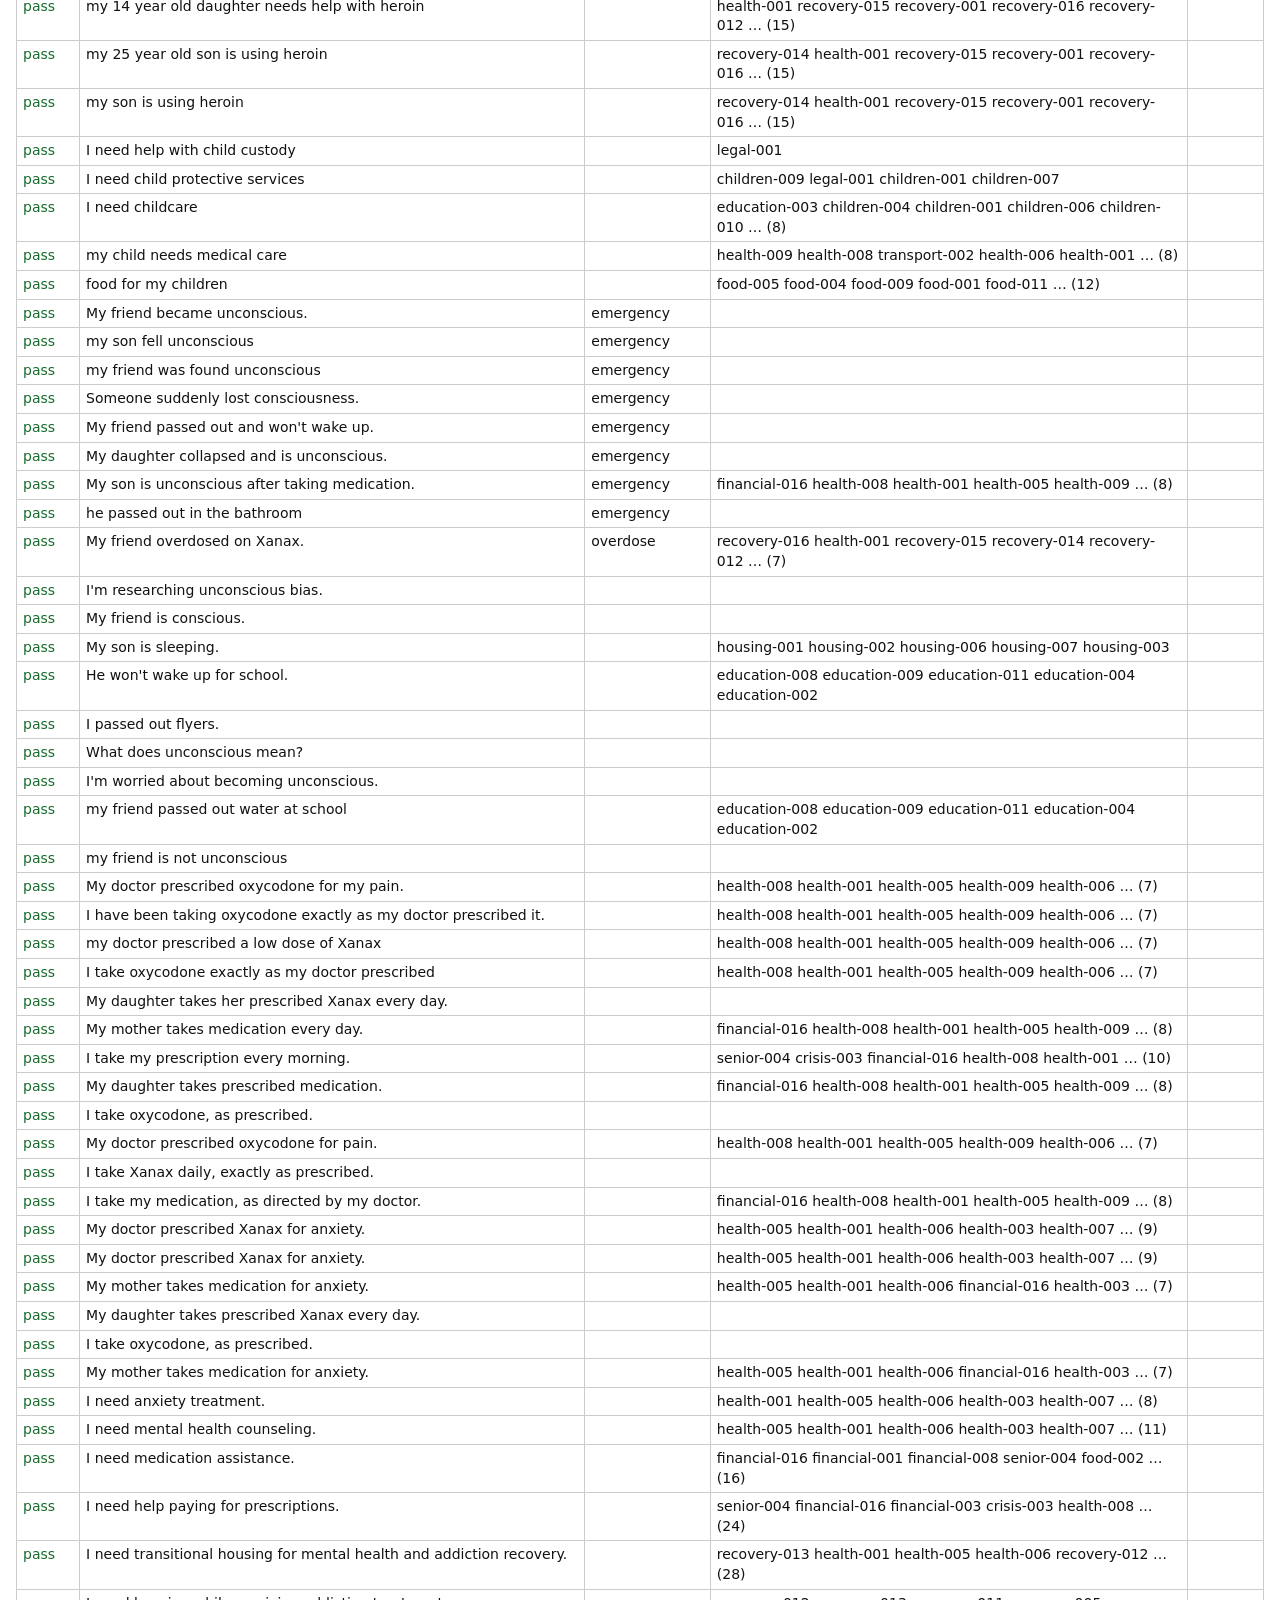
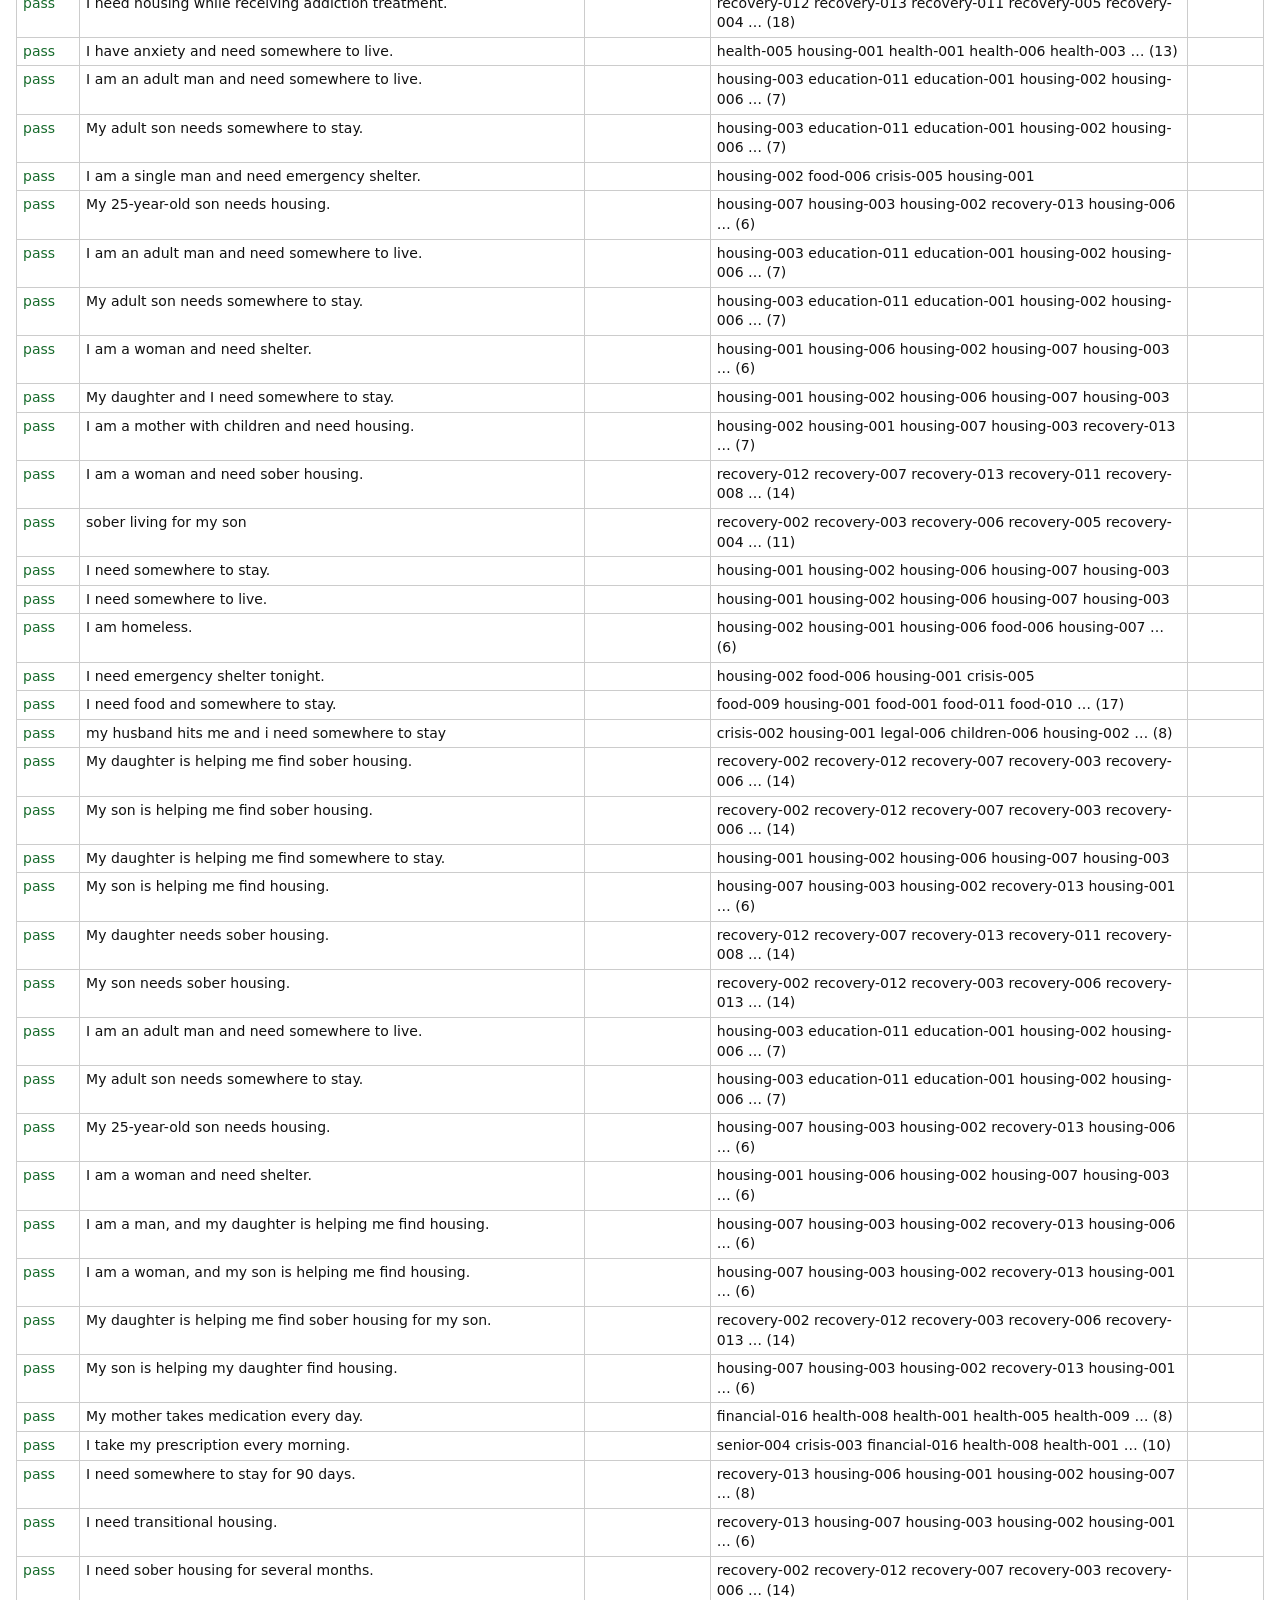
<file: tests/search.test.html>
<!DOCTYPE html>
<!--
  Search safety regression tests.
  Browser: open this file (or /tests/search.test.html from a local server).
  Headless (Windows):
    "C:\Program Files (x86)\Microsoft\Edge\Application\msedge.exe" --headless --disable-gpu --dump-dom "file:///C:/Users/csmaj/Desktop/terrehautehelp/tests/search.test.html"
  The #summary element reads "PASS n of n" or "FAIL x of n".
-->
<html lang="en">
<head>
  <meta charset="utf-8" />
  <meta name="viewport" content="width=device-width, initial-scale=1" />
  <meta name="robots" content="noindex" />
  <title>Search tests</title>
  <style>
    body { font: 14px/1.4 system-ui, sans-serif; margin: 16px; background: #fff; color: #111; }
    table { border-collapse: collapse; width: 100%; }
    th, td { border: 1px solid #ccc; padding: 4px 6px; text-align: left; vertical-align: top; }
    tr.fail { background: #fde8e8; }
    tr.pass td:first-child { color: #176b2c; }
    tr.fail td:first-child { color: #a11; font-weight: 700; }
  </style>
</head>
<body>
  <h1 id="summary">Running…</h1>
  <table>
    <thead><tr><th>Result</th><th>Query</th><th>Urgent guidance</th><th>Top results</th><th>Failures</th></tr></thead>
    <tbody id="results"></tbody>
  </table>
  <script src="../resources.js"></script>
  <script src="../app.js"></script>
  <script src="search.test.js"></script>
</body>
</html>
</file>
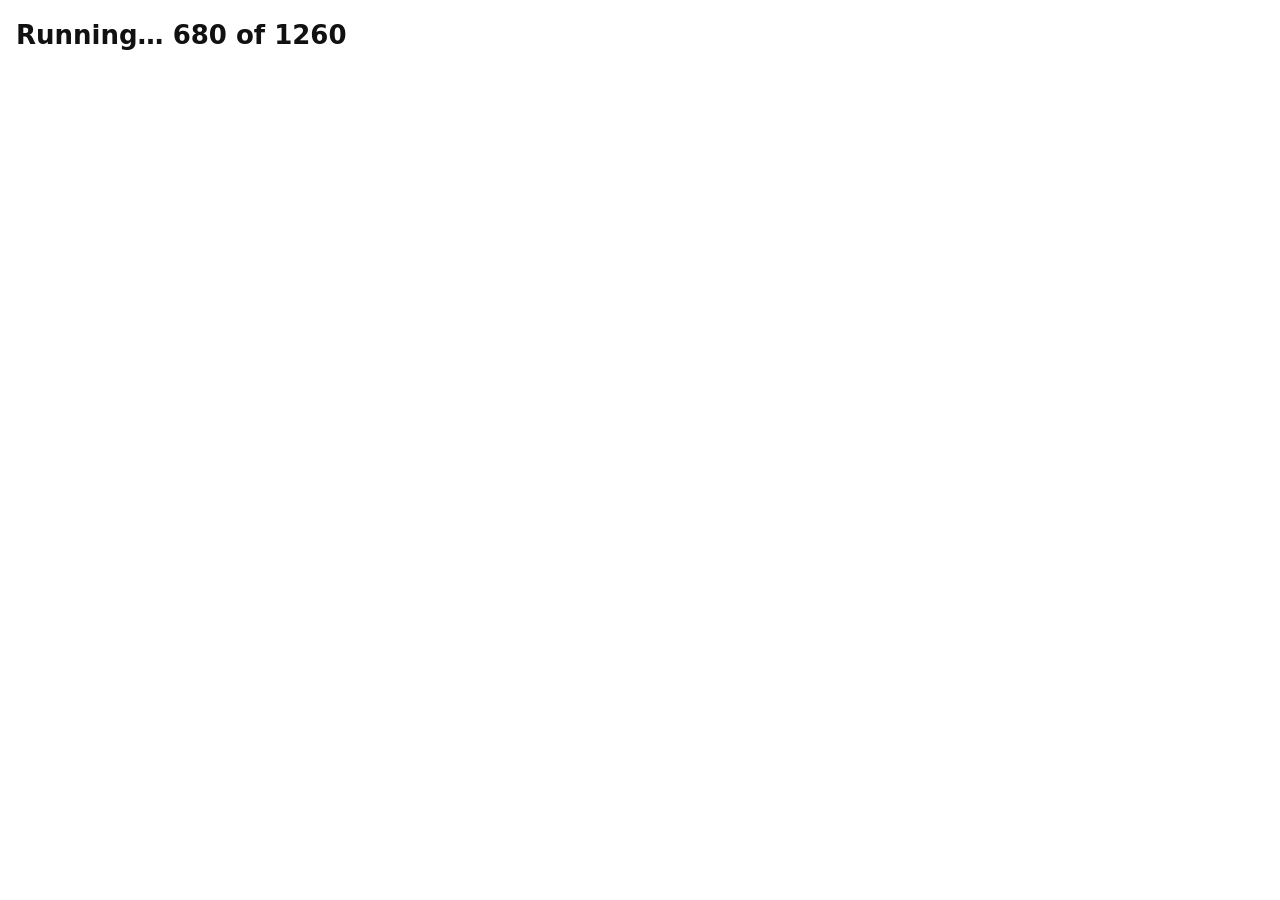
<file: tests/eval/eval.html>
<!DOCTYPE html>
<!--
  Search evaluation matrix. Open in a browser, or run headless (Windows):
    "C:\Program Files (x86)\Microsoft\Edge\Application\msedge.exe" --headless=new --disable-gpu --dump-dom "file:///C:/Users/csmaj/Desktop/terrehautehelp/tests/eval/eval.html"
  Machine-readable results are in <script id="report-json">.
  The holdout set is not loaded unless the page is opened with ?holdout=1 — see README.md first.
-->
<html lang="en">
<head>
  <meta charset="utf-8" />
  <meta name="viewport" content="width=device-width, initial-scale=1" />
  <meta name="robots" content="noindex" />
  <title>Search evaluation</title>
  <style>
    body { font: 13px/1.4 system-ui, sans-serif; margin: 16px; background: #fff; color: #111; }
    table { border-collapse: collapse; width: 100%; margin-bottom: 24px; }
    th, td { border: 1px solid #ccc; padding: 3px 6px; text-align: left; vertical-align: top; }
    th { background: #f1f1f1; position: sticky; top: 0; }
    h2 { margin-top: 28px; }
  </style>
</head>
<body>
  <h1 id="summary">Running…</h1>
  <div id="report"></div>
  <script id="report-json" type="application/json"></script>
  <script src="../../resources.js"></script>
  <script src="../../app.js"></script>
  <script src="cases.js"></script>
  <script src="variants.js"></script>
  <!-- holdout.js is deliberately NOT loaded here. eval.js loads it only when
       the page is opened with ?holdout=1. -->
  <script src="eval.js"></script>
</body>
</html>
</file>
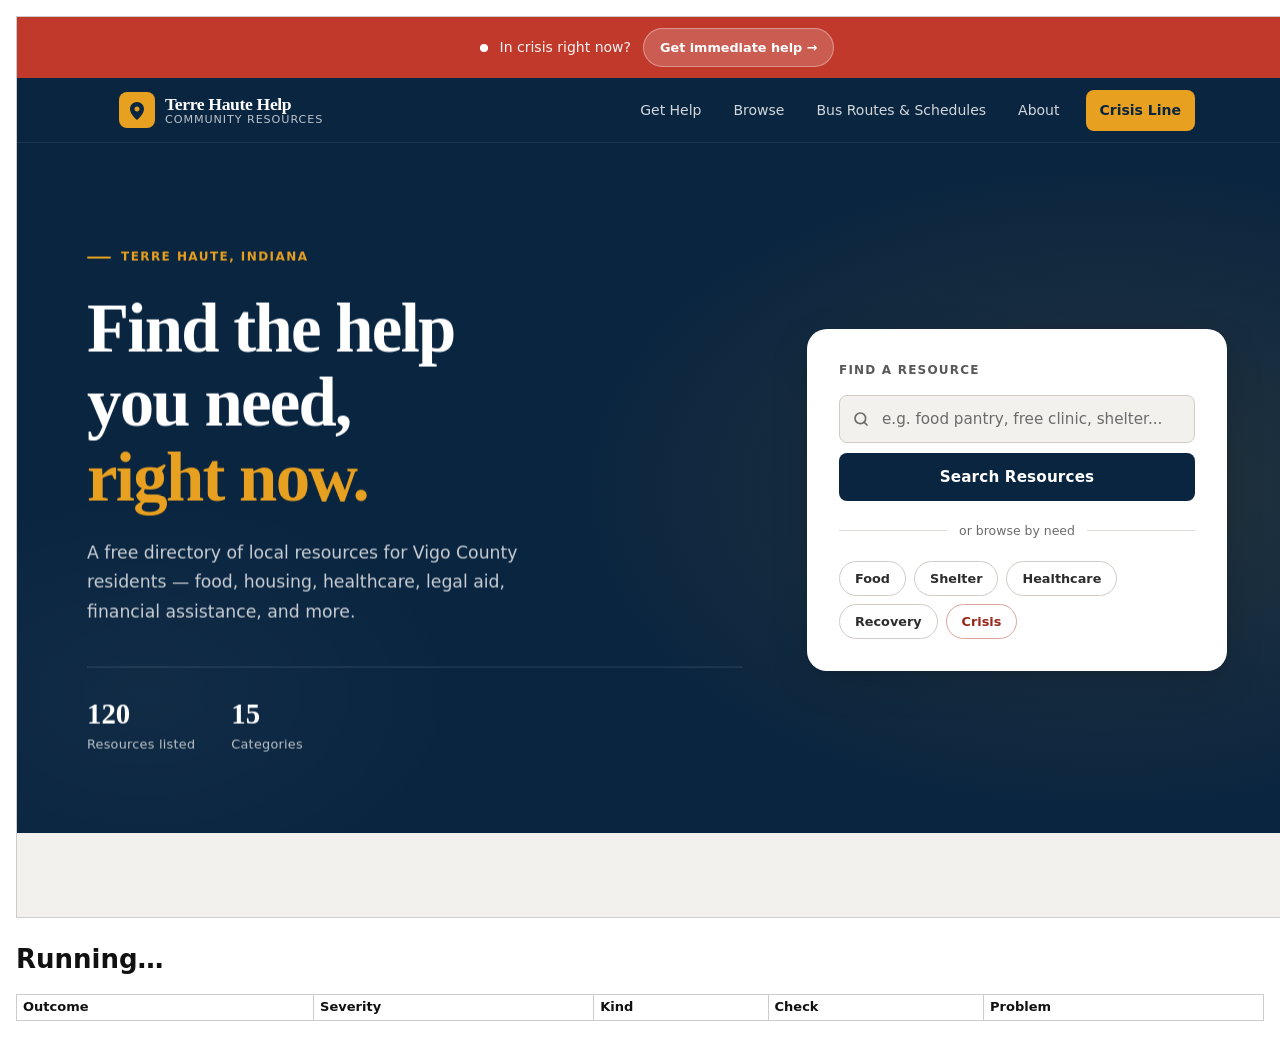
<file: tests/eval/ui.html>
<!DOCTYPE html>
<!--
  Filter / reset behaviour checks. Must be served over http from the repo root,
  e.g. http://localhost:8765/tests/eval/ui.html (an iframe on file:// is blocked).
  Headless: msedge --headless=new --virtual-time-budget=120000 --dump-dom <url>
-->
<html lang="en">
<head>
  <meta charset="utf-8" />
  <meta name="viewport" content="width=device-width, initial-scale=1" />
  <meta name="robots" content="noindex" />
  <title>Search UI checks</title>
  <style>
    body { font: 13px/1.4 system-ui, sans-serif; margin: 16px; background: #fff; color: #111; }
    table { border-collapse: collapse; width: 100%; }
    th, td { border: 1px solid #ccc; padding: 3px 6px; text-align: left; vertical-align: top; }
    iframe { width: 1280px; height: 900px; border: 1px solid #ccc; }
  </style>
</head>
<body>
  <!-- The frame comes first so it stays on screen; off-screen frames may have
       requestAnimationFrame throttled, which delays the page's rendering. -->
  <iframe id="site" title="Site under test"></iframe>
  <h1 id="summary">Running…</h1>
  <table>
    <thead><tr><th>Outcome</th><th>Severity</th><th>Kind</th><th>Check</th><th>Problem</th></tr></thead>
    <tbody id="results"></tbody>
  </table>
  <script id="report-json" type="application/json"></script>
  <script>
    function esc(s){ return String(s == null ? "" : s).replace(/&/g,"&amp;").replace(/</g,"&lt;").replace(/>/g,"&gt;").replace(/"/g,"&quot;"); }
  </script>
  <script src="ui.js"></script>
</body>
</html>
</file>
<file: styles.css>
@import url('https://fonts.googleapis.com/css2?family=Playfair+Display:wght@700;900&family=Inter:wght@400;500;600;700&display=swap');

:root {
  --white:#FAFAF8;--bg:#FAFAF8;--bg-2:#F2F1EE;--bg-3:#E8E6E1;
  /* A11Y: ink ramp darkened. Old --ink-muted #6B6B6B moves down to --ink-faint,
     --ink-muted becomes #595959. Old --ink-faint #A8A8A8 (2.28:1) removed. WCAG 1.4.3 */
  --ink:#0D0D0D;--ink-2:#2D2D2D;--ink-muted:#595959;--ink-faint:#6B6B6B;
  --navy:#0A2540;--navy-light:#0E3460;
  /* A11Y: --amber-dark #B87D10 (3.11-3.51:1) replaced with #8A5D00 (5.10-5.51:1). WCAG 1.4.3 */
  --amber:#E8A020;--amber-light:#FFF4E0;--amber-dark:#8A5D00;
  --red:#C0392B;--red-light:#FEF0EE;--red-dark:#96281B;
  --green:#1A7F5A;--green-light:#EAF7F1;--green-dark:#136045;
  --border:#E0DDD8;--border-2:#D0CCC5;
  /* A11Y: focus indicator tokens. WCAG 2.4.7 / 1.4.11 */
  --focus-dark:#0A2540;--focus-light:#FFC845;
  --shadow-sm:0 1px 3px rgba(0,0,0,0.08),0 1px 2px rgba(0,0,0,0.04);
  --shadow-md:0 4px 16px rgba(0,0,0,0.10),0 2px 6px rgba(0,0,0,0.06);
  --shadow-lg:0 12px 40px rgba(0,0,0,0.12),0 4px 12px rgba(0,0,0,0.06);
  --font-display:'Playfair Display',Georgia,serif;
  --font-body:'Inter',system-ui,sans-serif;
  --radius:8px;--radius-lg:14px;--radius-xl:20px;
  --max-w:1140px;--ease:cubic-bezier(0.4,0,0.2,1);
  /* A11Y: total sticky chrome height, used for scroll-margin. WCAG 2.4.11 */
  --sticky-offset:142px;
}

*,*::before,*::after{box-sizing:border-box;margin:0;padding:0}
html{scroll-behavior:smooth;font-size:16px;-webkit-font-smoothing:antialiased}
body{background:var(--bg);color:var(--ink);font-family:var(--font-body);line-height:1.65;min-height:100vh}
a{color:var(--navy);text-decoration:none}
a:hover{text-decoration:underline}
button{cursor:pointer;border:none;background:none;font-family:var(--font-body);color:inherit}
input{font-family:var(--font-body)}

/* ══ A11Y: FOCUS INDICATORS — WCAG 2.4.7, 1.4.11 ══
   Mechanism: --focus-ring is an inheritable custom property. Any container
   marked as a dark surface redefines it, and every focusable descendant picks
   up the high-contrast ring automatically through normal CSS inheritance.

   To make a NEW dark region focus-safe, add data-surface="dark" to it.
   Nothing else is required — no new selector, no JS.

   Navy #0A2540 on light surfaces = 14.87:1
   Gold #FFC845 on navy          = 10.06:1 */
:root{--focus-ring:var(--focus-dark)}

/* Extensible mechanism — use this on any new dark container. */
[data-surface="dark"]{--focus-ring:var(--focus-light)}

/* Safety net for existing dark regions, in case markup is missed.
   Includes page-level inline-styled containers: .policy-hero (about, bus,
   privacy, disclaimer), .guide-hero, .guide-cta, .bus-contact, .bus-info-card,
   .about-stat. */
.crisis-bar,.site-header,.site-chrome,.hero,#crisis,.site-footer,
.policy-hero,.guide-hero,.guide-cta,.bus-contact,.bus-info-card,.about-stat{
  --focus-ring:var(--focus-light);
}

/* Light panels nested inside a dark region must revert. */
.hero-search-card,[data-surface="light"]{--focus-ring:var(--focus-dark)}

:focus-visible{
  outline:3px solid var(--focus-ring);
  outline-offset:3px;
  border-radius:3px;
}
@supports not selector(:focus-visible){
  a:focus,button:focus,input:focus,[tabindex]:focus{
    outline:3px solid var(--focus-ring);outline-offset:3px;
  }
}
/* A11Y: keep focused elements and jump-link targets clear of the sticky
   chrome. WCAG 2.4.11. Set on the scrolling element (html), so it applies to
   every element the browser scrolls into view, including keyboard focus on
   links without an id; the previous [id]{scroll-margin-top} covered only
   jump-link targets. --sticky-offset is measured at runtime by site.js; the
   :root and breakpoint values are fallbacks for the no-JS case. */
html{scroll-padding-top:var(--sticky-offset)}

/* ══ A11Y: SKIP LINK — WCAG 2.4.1 bypass mechanism ══ */
.skip-link{
  position:absolute;left:8px;top:-100px;z-index:9999;
  background:var(--navy);color:#fff;
  padding:14px 22px;border-radius:0 0 var(--radius) var(--radius);
  font-weight:700;font-size:0.95rem;text-decoration:none;
  transition:top 0.15s var(--ease);
}
.skip-link:focus{top:0;text-decoration:none}
.skip-link{--focus-ring:var(--focus-light)}
.skip-link:focus-visible{outline-offset:-6px}
/* main receives programmatic focus from the skip link without a visible ring
   on the whole region */
main:focus{outline:none}

/* A11Y: visually hidden but available to assistive tech */
.visually-hidden{
  position:absolute!important;width:1px;height:1px;
  padding:0;margin:-1px;overflow:hidden;
  clip:rect(0 0 0 0);white-space:nowrap;border:0;
}

/* ══ A11Y: STICKY CHROME — WCAG 2.4.11, 1.4.10 ══
   Previously .crisis-bar was sticky at top:0 and .site-header sticky at
   top:41px. That 41px was the crisis bar's height at default text size only;
   at 200% zoom, with enlarged text, or once the bar wrapped to two lines, the
   header overlapped it.

   Both are now static children of one sticky wrapper, so the header sits
   below the crisis bar at any height with no magic number.

   Phase 2: .site-chrome is where a .gov-style utility row and primary
   navigation would live. */
.site-chrome{position:sticky;top:0;z-index:200}
.crisis-bar{background:var(--red);color:#fff;padding:11px 24px;display:flex;justify-content:center;align-items:center;gap:12px;flex-wrap:wrap;font-size:0.875rem;font-weight:500}
/* A11Y: infinite pulse removed. WCAG 2.2.2 — auto-starting motion over 5s with no
   pause control. Static dot retains the visual accent. */
.crisis-bar-dot{width:8px;height:8px;background:#fff;border-radius:50%;flex-shrink:0}
.crisis-bar-text{opacity:0.95}
/* A11Y: padding raised 4px->8px for 24x24 target minimum. WCAG 2.5.8 */
.crisis-bar-link{color:#fff;font-weight:700;background:rgba(255,255,255,0.18);border:1px solid rgba(255,255,255,0.35);padding:8px 16px;border-radius:100px;font-size:0.8rem;transition:background 0.15s;white-space:nowrap;display:inline-block}
.crisis-bar-link:hover{background:rgba(255,255,255,0.30);text-decoration:none}

.site-header{background:var(--navy);border-bottom:1px solid rgba(255,255,255,0.08)}
.header-inner{max-width:var(--max-w);margin:0 auto;padding:0 32px;height:64px;display:flex;align-items:center;justify-content:space-between;gap:24px}
.logo{display:flex;align-items:center;gap:10px;text-decoration:none}
.logo-mark{width:36px;height:36px;background:var(--amber);border-radius:8px;display:flex;align-items:center;justify-content:center;flex-shrink:0}
.logo-mark svg{width:20px;height:20px;fill:var(--navy)}
.logo-text-wrap{display:flex;flex-direction:column;line-height:1.15}
.logo-name{font-family:var(--font-display);font-size:1.1rem;font-weight:700;color:#fff;letter-spacing:-0.02em}
/* A11Y: 0.65rem (10.4px) raised to 0.7rem, opacity 0.5 -> 0.72. WCAG 1.4.3 */
.logo-sub{font-size:0.7rem;color:rgba(255,255,255,0.72);letter-spacing:0.08em;text-transform:uppercase;font-weight:500}
.site-nav{display:flex;align-items:center;gap:4px}
/* A11Y: nav link opacity 0.7 -> 0.82 for contrast on navy. WCAG 1.4.3 */
.site-nav a{color:rgba(255,255,255,0.82);font-size:0.875rem;font-weight:500;padding:9px 14px;border-radius:var(--radius);transition:color 0.15s,background 0.15s;white-space:nowrap}
.site-nav a:hover{color:#fff;background:rgba(255,255,255,0.10);text-decoration:none}
.site-nav a[aria-current="page"]{color:#fff;background:rgba(255,255,255,0.12)}
.nav-cta{background:var(--amber)!important;color:var(--navy)!important;font-weight:700!important;margin-left:8px}
.nav-cta:hover{background:#d4911a!important}

.hero{background:var(--navy);color:#fff;padding:80px 32px 96px;position:relative;overflow:hidden}
.hero::before{content:'';position:absolute;inset:0;background:radial-gradient(ellipse 70% 80% at 85% 50%,rgba(232,160,32,0.12) 0%,transparent 60%),radial-gradient(ellipse 50% 60% at 10% 80%,rgba(255,255,255,0.03) 0%,transparent 50%);pointer-events:none}
.hero-grid{max-width:var(--max-w);margin:0 auto;display:grid;grid-template-columns:1fr 420px;gap:64px;align-items:center;position:relative;z-index:1}
.hero-eyebrow{display:inline-flex;align-items:center;gap:10px;font-size:0.75rem;font-weight:600;letter-spacing:0.12em;text-transform:uppercase;color:var(--amber);margin-bottom:24px}
.hero-eyebrow::before{content:'';display:block;width:24px;height:2px;background:var(--amber);border-radius:2px}
.hero-title{font-family:var(--font-display);font-size:clamp(2.6rem,6vw,4.3rem);font-weight:900;line-height:1.08;letter-spacing:-0.025em;color:#fff;margin-bottom:24px}
.hero-title em{font-style:normal;color:var(--amber)}
/* A11Y: 0.65 -> 0.78 alpha. WCAG 1.4.3 */
.hero-sub{font-size:1.08rem;color:rgba(255,255,255,0.78);line-height:1.7;max-width:470px;margin-bottom:40px;font-weight:400}
.hero-stats{display:flex;gap:36px;padding-top:32px;border-top:1px solid rgba(255,255,255,0.14)}
.hero-stat-num{font-family:var(--font-display);font-size:1.8rem;font-weight:700;color:#fff;line-height:1}
/* A11Y: 0.5 alpha (4.88:1) -> 0.72 for margin. WCAG 1.4.3 */
.hero-stat-label{font-size:0.8rem;color:rgba(255,255,255,0.72);margin-top:5px;letter-spacing:0.02em}

.hero-search-card{background:#fff;border-radius:var(--radius-xl);padding:32px;box-shadow:var(--shadow-lg)}
/* A11Y: was <p>, now a real <label for="globalSearch">. WCAG 2.5.3 */
.search-card-label{display:block;font-size:0.75rem;font-weight:700;letter-spacing:0.1em;text-transform:uppercase;color:var(--ink-muted);margin-bottom:14px}
.search-field{display:flex;flex-direction:column;gap:10px;margin-bottom:20px}
.search-input-wrap{position:relative}
.search-icon{position:absolute;left:14px;top:50%;transform:translateY(-50%);color:var(--ink-faint);pointer-events:none}
/* A11Y: outline:none removed; focus handled by :focus-visible above. WCAG 2.4.7 */
.search-input{width:100%;background:var(--bg-2);border:1.5px solid var(--border-2);border-radius:var(--radius);color:var(--ink);padding:14px 16px 14px 42px;font-size:0.95rem;transition:border-color 0.15s,box-shadow 0.15s}
.search-input::placeholder{color:var(--ink-faint);opacity:1}
.search-input:focus{border-color:var(--navy)}
.search-btn{width:100%;background:var(--navy);color:#fff;font-weight:700;font-size:0.95rem;padding:15px;border-radius:var(--radius);transition:background 0.15s,transform 0.1s;letter-spacing:0.01em}
.search-btn:hover{background:var(--navy-light)}
.search-btn:active{transform:scale(0.99)}
.search-divider{display:flex;align-items:center;gap:12px;margin-bottom:20px;color:var(--ink-faint);font-size:0.78rem;font-weight:500}
.search-divider::before,.search-divider::after{content:'';flex:1;height:1px;background:var(--border)}
.quick-links{display:flex;flex-wrap:wrap;gap:8px}
/* A11Y: padding 6px -> 9px, min-height 24px enforced. WCAG 2.5.8 */
.quick-link{font-size:0.8rem;font-weight:600;padding:9px 15px;min-height:24px;border-radius:100px;border:1.5px solid var(--border-2);color:var(--ink-2);transition:border-color 0.15s,background 0.15s,color 0.15s;cursor:pointer;background:none;display:inline-flex;align-items:center;gap:6px}
.quick-link:hover{border-color:var(--navy);color:var(--navy);background:rgba(10,37,64,0.05)}
.quick-link-crisis{border-color:#D9A59D;color:var(--red-dark)}
.quick-link-crisis:hover{border-color:var(--red)!important;color:var(--red-dark)!important;background:var(--red-light)!important}

.section{padding:80px 32px}
.section-inner{max-width:var(--max-w);margin:0 auto}
.section-header{margin-bottom:48px}
.section-eyebrow{font-size:0.72rem;font-weight:700;letter-spacing:0.14em;text-transform:uppercase;color:var(--amber-dark);margin-bottom:12px}
.section-title{font-family:var(--font-display);font-size:clamp(1.8rem,4vw,2.5rem);font-weight:700;letter-spacing:-0.025em;color:var(--ink);margin-bottom:12px;line-height:1.18}
.section-sub{font-size:1rem;color:var(--ink-muted);max-width:560px;line-height:1.7}

.situation-section{background:var(--bg-2)}
.situation-grid{display:grid;grid-template-columns:repeat(4,1fr);gap:16px}
.sit-card{background:#fff;border:1.5px solid var(--border);border-radius:var(--radius-lg);padding:24px 20px;text-align:left;display:flex;flex-direction:column;gap:8px;transition:border-color 0.2s var(--ease),box-shadow 0.2s var(--ease),transform 0.2s var(--ease);cursor:pointer;position:relative;overflow:hidden;width:100%;font-family:var(--font-body)}
.sit-card::after{content:'';position:absolute;bottom:0;left:0;right:0;height:3px;background:var(--navy);transform:scaleX(0);transform-origin:left;transition:transform 0.2s var(--ease)}
.sit-card:hover{border-color:var(--navy);box-shadow:var(--shadow-md);transform:translateY(-3px)}
.sit-card:hover::after,.sit-card:focus-visible::after{transform:scaleX(1)}
.sit-card:active{transform:translateY(-1px)}
.sit-icon{width:36px;height:36px;margin-bottom:4px;color:var(--navy);flex-shrink:0}
.sit-icon svg{width:100%;height:100%}
.sit-label{font-size:0.95rem;font-weight:700;color:var(--ink);line-height:1.35}
/* A11Y: 0.78rem retained but colour darkened via --ink-muted token */
.sit-desc{font-size:0.8rem;color:var(--ink-muted);line-height:1.55}
.sit-arrow{margin-top:auto;padding-top:12px;font-size:0.78rem;font-weight:600;color:var(--navy);display:flex;align-items:center;gap:6px}
.sit-crisis{border-color:#D9A59D;background:var(--red-light)}
.sit-crisis::after{background:var(--red)}
.sit-crisis:hover{border-color:var(--red)}
.sit-crisis .sit-label{color:var(--red-dark)}
.sit-crisis .sit-icon{color:var(--red-dark)}
.sit-crisis .sit-arrow{color:var(--red-dark)}
/* A card with two separate actions: a group, not one big button. It spans
   the grid as a row so both actions sit side by side where there is room. */
.sit-card-split{grid-column:1/-1;flex-direction:row;flex-wrap:wrap;align-items:center;gap:12px 20px;cursor:default}
.sit-card-split:hover{transform:none;box-shadow:none}
.sit-card-split:hover::after{transform:scaleX(0)}
.sit-card-split:focus-within{border-color:var(--navy)}
.sit-card-split .sit-icon{margin-bottom:0}
.sit-text{display:flex;flex-direction:column;gap:6px;flex:1 1 260px;min-width:0}
.sit-actions{display:flex;flex-wrap:wrap;gap:8px}
.sit-action,.route-btn{display:inline-flex;align-items:center;gap:6px;min-height:44px;padding:10px 16px;border-radius:100px;border:1.5px solid var(--border-2);background:#fff;color:var(--navy);font-size:0.85rem;font-weight:700;line-height:1.3;text-align:left;cursor:pointer;font-family:var(--font-body);transition:border-color 0.15s,background 0.15s}
.sit-action:hover,.route-btn:hover{border-color:var(--navy);background:rgba(10,37,64,0.05);text-decoration:none}
.sit-action-primary,.route-btn-primary{background:var(--navy);border-color:var(--navy);color:#fff}
.sit-action-primary:hover,.route-btn-primary:hover{background:var(--navy-light);color:#fff}

.results-section{background:var(--bg);border-top:2px solid var(--border)}
.results-header{display:flex;align-items:center;justify-content:space-between;margin-bottom:36px;flex-wrap:wrap;gap:16px}
/* A11Y: results heading takes programmatic focus only; no visible ring artefact */
#resultsTitle:focus{outline:none}
#resultsTitle:focus-visible{outline-offset:4px}
.results-count{font-size:0.88rem;color:var(--ink-muted);font-weight:500}
.results-filter{display:flex;align-items:center;flex-wrap:wrap;gap:8px 12px;margin-top:10px;font-size:0.88rem;color:var(--ink-muted)}
.results-filter[hidden]{display:none}
.results-filter strong{color:var(--ink);font-weight:600}
.results-filter .clear-btn{padding:6px 14px}
.clear-btn{display:flex;align-items:center;gap:6px;font-size:0.875rem;font-weight:600;color:var(--ink-muted);padding:10px 18px;min-height:24px;border:1.5px solid var(--border-2);border-radius:100px;transition:color 0.15s,border-color 0.15s;background:#fff}
.clear-btn:hover{color:var(--ink);border-color:var(--ink-2)}
.results-grid{display:grid;grid-template-columns:repeat(3,1fr);gap:20px}
/* Shortcuts shown with search results (somewhere safe, bus routes) */
.search-routes{grid-column:1/-1;background:var(--bg-2);border:1px solid var(--border);border-radius:var(--radius-lg);padding:20px 22px}
.search-routes-title{font-size:1rem;font-weight:700;color:var(--ink);line-height:1.4;margin-bottom:4px;font-family:var(--font-body)}
.search-routes-text{font-size:0.87rem;color:var(--ink-muted);line-height:1.6;margin-bottom:12px}
.search-routes-actions{display:flex;flex-wrap:wrap;gap:8px}
.search-routes-note{margin-top:12px;font-size:0.85rem;color:var(--ink-2)}
.search-routes-note a{color:var(--navy);font-weight:700;text-decoration:underline;text-underline-offset:2px}
.resource-card{background:#fff;border:1px solid var(--border);border-radius:var(--radius-lg);display:flex;flex-direction:column;transition:box-shadow 0.2s var(--ease),transform 0.2s var(--ease);overflow:hidden}
.resource-card:hover{box-shadow:var(--shadow-md);transform:translateY(-2px)}
.rc-top-bar{height:4px;flex-shrink:0}
.bar-food{background:var(--green)}
.bar-housing{background:var(--amber)}
.bar-health{background:#7B5EA7}
.bar-crisis{background:var(--red)}
.bar-recovery{background:#2C7873}
.bar-legal{background:#4A90E2}
.bar-financial{background:#F5A623}
.bar-employment{background:#7ED321}
.bar-education{background:#9B59B6}
.bar-children{background:#FF9F1C}
.bar-senior{background:#2ECC71}
.bar-pet{background:#F06292}
.bar-immigration{background:#3498DB}
.bar-transportation{background:#1ABC9C}
.bar-other{background:#95A5A6}
.rc-body{padding:22px 22px 0;flex:1;display:flex;flex-direction:column;gap:13px}
.rc-header{display:flex;align-items:flex-start;justify-content:space-between;gap:12px}
/* A11Y: now an <h3> so results are navigable by heading. Structural improvement. */
.rc-name{font-size:1rem;font-weight:700;color:var(--ink);line-height:1.4;font-family:var(--font-body)}
/* A11Y: 0.65rem (10.4px) -> 0.7rem, padding raised for legibility. WCAG 1.4.4 support */
.rc-badge{font-size:0.7rem;font-weight:700;letter-spacing:0.06em;text-transform:uppercase;padding:4px 10px;border-radius:100px;white-space:nowrap;flex-shrink:0}
/* ══ A11Y: BADGE RAMP REBUILT — every pair now 5.27:1 or better. WCAG 1.4.3 ══
   Previously failing: housing 3.22, financial 3.22, children 3.22,
   employment 3.70, recovery 4.49. Previously marginal: food 4.51,
   senior 4.50, transportation 4.50. */
.badge-food{background:var(--green-light);color:#136045}
.badge-housing{background:var(--amber-light);color:#8A5D00}
.badge-health{background:#F2EBF7;color:#5A3F7D}
.badge-crisis{background:var(--red-light);color:#96281B}
.badge-recovery{background:#E0F2F1;color:#1F5A56}
.badge-legal{background:#E3F0FA;color:#1E5A9C}
.badge-financial{background:#FEF4E0;color:#8A5D00}
.badge-employment{background:#E8F7D9;color:#3A6D14}
.badge-education{background:#F4E9F7;color:#6A2E7E}
.badge-children{background:#FFF4E0;color:#8A5D00}
.badge-senior{background:#E8F7F1;color:#136045}
.badge-pet{background:#FCE4ED;color:#9C2E5E}
.badge-immigration{background:#E3F0FA;color:#1E5A9C}
.badge-transportation{background:#E8F7F1;color:#136045}
.badge-other{background:#F0F0F0;color:#595959}
.rc-desc{font-size:0.87rem;color:var(--ink-muted);line-height:1.65}
.rc-meta{display:flex;flex-direction:column;gap:7px}
.rc-meta-row{display:flex;align-items:baseline;gap:10px;font-size:0.83rem}
/* A11Y: 0.72rem -> 0.75rem, colour via darkened --ink-faint. WCAG 1.4.3 */
.rc-meta-key{color:var(--ink-faint);font-weight:600;min-width:58px;flex-shrink:0;font-size:0.75rem;text-transform:uppercase;letter-spacing:0.05em}
.rc-meta-val{color:var(--ink-2)}
.rc-meta-val a{color:var(--navy);font-weight:600;text-decoration:underline;text-underline-offset:2px}
.rc-req{background:#FFFBF0;border:1px solid #E8C86A;border-radius:var(--radius);padding:11px 14px;font-size:0.8rem;color:#6B5000;line-height:1.6}
.rc-req strong{color:#4A3700;font-weight:700}
/* A11Y: separated from the address block above it so the bus route is not
   misread as a second address line */
.rc-bus{font-size:0.78rem;color:var(--ink-faint);display:flex;align-items:center;gap:6px;margin-top:2px}
.rc-footer{padding:14px 22px 18px;display:flex;align-items:center;justify-content:space-between;gap:10px;border-top:1px solid var(--border);margin-top:14px;flex-wrap:wrap}
.rc-actions{display:flex;gap:8px;flex-wrap:wrap}
.rc-btn{font-size:0.8rem;font-weight:700;padding:9px 16px;min-height:24px;border-radius:var(--radius);transition:opacity 0.15s,transform 0.1s;letter-spacing:0.01em;display:inline-flex;align-items:center;gap:5px}
.rc-btn:hover{opacity:0.88;text-decoration:none}
.rc-btn:active{transform:scale(0.98)}
.rc-btn-primary{background:var(--navy);color:#fff}
.rc-btn-secondary{border:1.5px solid var(--border-2);color:var(--ink-2);background:#fff}
.rc-btn-secondary:hover{border-color:var(--ink-2)}
/* A11Y: 0.68rem (10.9px) -> 0.75rem. WCAG 1.4.4 support */
.rc-updated{font-size:0.75rem;color:var(--ink-faint);white-space:nowrap}

.categories-section{background:var(--bg);border-top:1px solid var(--border)}
.cat-grid{display:grid;grid-template-columns:repeat(2,1fr);border:1px solid var(--border);border-radius:var(--radius-lg);overflow:hidden}
/* ══ A11Y: .cat-row is now a native <button>, not a div with onclick.
   WCAG 2.1.1 (keyboard) and 4.1.2 (name/role/value). ══ */
.cat-row{display:flex;align-items:center;justify-content:space-between;width:100%;padding:20px 24px;border:none;border-bottom:1px solid var(--border);cursor:pointer;background:#fff;transition:background 0.15s;gap:12px;text-align:left;font-family:var(--font-body)}
.cat-row:nth-child(odd){border-right:1px solid var(--border)}
.cat-row:nth-last-child(-n+2){border-bottom:none}
.cat-row:hover{background:var(--bg-2)}
.cat-row:focus-visible{outline-offset:-3px;background:var(--bg-2)}
.cat-row-left{display:flex;align-items:center;gap:14px;min-width:0}
.cat-row-icon{width:40px;height:40px;border-radius:var(--radius);background:var(--bg-2);display:flex;align-items:center;justify-content:center;flex-shrink:0}
.cat-row-icon svg{width:20px;height:20px;color:var(--navy)}
.cat-row-info{min-width:0}
.cat-row-name{font-size:0.92rem;font-weight:700;color:var(--ink)}
.cat-row-count{font-size:0.78rem;color:var(--ink-muted);margin-top:2px}
.cat-row-arrow{color:var(--ink-faint);flex-shrink:0}

#crisis{background:var(--navy)}
.crisis-inner{max-width:var(--max-w);margin:0 auto;padding:80px 32px;display:grid;grid-template-columns:1fr 1fr;gap:80px;align-items:start}
.crisis-eyebrow{font-size:0.72rem;font-weight:700;letter-spacing:0.14em;text-transform:uppercase;color:var(--amber);margin-bottom:16px}
.crisis-title{font-family:var(--font-display);font-size:clamp(1.8rem,3vw,2.5rem);font-weight:700;color:#fff;line-height:1.18;letter-spacing:-0.025em;margin-bottom:16px}
/* A11Y: 0.55 -> 0.78 alpha. WCAG 1.4.3 */
.crisis-sub{font-size:0.97rem;color:rgba(255,255,255,0.78);line-height:1.7}
.crisis-items{display:flex;flex-direction:column}
.crisis-item{display:flex;align-items:center;justify-content:space-between;padding:18px 0;border-bottom:1px solid rgba(255,255,255,0.14);gap:16px}
.crisis-item:first-child{border-top:1px solid rgba(255,255,255,0.14)}
/* A11Y: 0.75 -> 0.88 alpha. WCAG 1.4.3 */
.crisis-item-label{font-size:0.92rem;color:rgba(255,255,255,0.88);font-weight:500}
.crisis-phone{font-family:var(--font-display);font-size:1.05rem;font-weight:700;color:var(--amber);white-space:nowrap;transition:color 0.15s;padding:4px 0;display:inline-block}
.crisis-phone:hover{color:#fff;text-decoration:underline}

/* ── FOOTER ── */
.site-footer{background:#070F1A;color:rgba(255,255,255,0.72);padding:64px 32px 48px}
.footer-inner{max-width:var(--max-w);margin:0 auto;display:grid;grid-template-columns:1fr 1.5fr 1fr;gap:56px;align-items:start}
.footer-brand .logo-name{font-family:var(--font-display);color:rgba(255,255,255,0.92);font-size:1.15rem;font-weight:700;letter-spacing:-0.02em}
/* A11Y: 0.3 -> 0.68 alpha. WCAG 1.4.3 */
.footer-brand .logo-sub{color:rgba(255,255,255,0.68);font-size:0.7rem;letter-spacing:0.08em;text-transform:uppercase}
.footer-tagline{font-size:0.85rem;color:rgba(255,255,255,0.72);margin-top:14px;line-height:1.7;max-width:210px}
/* A11Y: 0.22 alpha was effectively invisible. Raised to 0.68. WCAG 1.4.3 */
.footer-section-label{font-size:0.72rem;font-weight:700;letter-spacing:0.14em;text-transform:uppercase;color:rgba(255,255,255,0.68);margin-bottom:14px}
/* A11Y: 0.45 -> 0.75 alpha. WCAG 1.4.3 */
.footer-note{font-size:0.85rem;line-height:1.8;color:rgba(255,255,255,0.75)}
.footer-note+.footer-note{margin-top:10px}
.footer-note a{color:rgba(255,255,255,0.92);text-decoration:underline;text-underline-offset:2px}
.footer-note a:hover{color:#fff}
/* A11Y: gap raised so adjacent link targets have 24px spacing. WCAG 2.5.8 */
.footer-links-row{display:flex;align-items:center;gap:10px;margin-top:18px;flex-wrap:wrap}
.footer-link{color:rgba(255,255,255,0.9);text-decoration:underline;text-underline-offset:3px;font-size:0.82rem;transition:color 0.2s;font-weight:500;letter-spacing:0.01em;padding:4px 0;display:inline-block}
.footer-link:hover{color:#fff}
/* A11Y: 0.15 -> 0.45. Decorative separator, aria-hidden in markup. */
.footer-link-divider{color:rgba(255,255,255,0.45);font-size:0.82rem;user-select:none}
/* A11Y: 0.18 alpha on "For emergencies, call 911" was near-invisible.
   This is emergency text. Raised to 0.82. WCAG 1.4.3 */
.footer-small{font-size:0.78rem;margin-top:18px;color:rgba(255,255,255,0.82);letter-spacing:0.02em}

.empty-state{grid-column:1/-1;text-align:center;padding:80px 20px;color:var(--ink-muted)}
.empty-state h3{font-family:var(--font-display);font-size:1.5rem;margin-bottom:10px;color:var(--ink)}
.empty-state a{text-decoration:underline;text-underline-offset:2px;font-weight:600}

/* Motion only: help cards and the search panel are never hidden while they
   wait to animate. Opacity was removed because a delayed or throttled
   animation (background tab, slow device) left essential cards invisible. */
@keyframes fadeUp{from{transform:translateY(20px)}to{transform:translateY(0)}}
.hero-left{animation:fadeUp 0.6s var(--ease) both}
.hero-right{animation:fadeUp 0.6s var(--ease) 0.15s both}
.sit-card{animation:fadeUp 0.5s var(--ease) both}
.sit-card:nth-child(1){animation-delay:0.05s}
.sit-card:nth-child(2){animation-delay:0.10s}
.sit-card:nth-child(3){animation-delay:0.15s}
.sit-card:nth-child(4){animation-delay:0.20s}
.sit-card:nth-child(5){animation-delay:0.25s}
.sit-card:nth-child(6){animation-delay:0.30s}
.sit-card:nth-child(7){animation-delay:0.35s}
.sit-card:nth-child(8){animation-delay:0.40s}
.sit-card:nth-child(9){animation-delay:0.45s}

/* ══ A11Y: REDUCED MOTION — WCAG 2.3.3 (AAA) and 2.2.2 support ══
   Disables entrance animations, hover translation, and smooth scrolling.
   Focus indicators and colour transitions are preserved. */
@media (prefers-reduced-motion: reduce){
  html{scroll-behavior:auto}
  *,*::before,*::after{
    animation-duration:0.01ms!important;
    animation-iteration-count:1!important;
    transition-duration:0.01ms!important;
    scroll-behavior:auto!important;
  }
  .hero-left,.hero-right,.sit-card{animation:none!important;opacity:1!important;transform:none!important}
  .sit-card:hover,.sit-card:active,.resource-card:hover{transform:none!important}
  .search-btn:active,.rc-btn:active{transform:none!important}
  .sit-card::after{transition:none!important}
}

/* The bus link reads "Bus" where the header is narrow; the full name stays
   in its accessible name, which begins with the visible word (2.5.3). */
@media(max-width:960px){
  .nav-long{position:absolute;width:1px;height:1px;padding:0;margin:-1px;overflow:hidden;clip:rect(0 0 0 0);white-space:nowrap;border:0}
}
@media(max-width:1024px){
  .hero-grid{grid-template-columns:1fr;gap:48px}
  .hero{padding:64px 32px 80px}
  .hero-right{max-width:480px}
  .situation-grid{grid-template-columns:repeat(2,1fr)}
  .results-grid{grid-template-columns:repeat(2,1fr)}
  .crisis-inner{grid-template-columns:1fr;gap:48px}
  .cat-grid{grid-template-columns:1fr}
  .cat-row:nth-child(odd){border-right:none}
  .cat-row:nth-last-child(-n+2){border-bottom:1px solid var(--border)}
  .cat-row:last-child{border-bottom:none}
  .footer-inner{grid-template-columns:1fr 1fr;gap:40px}
  .footer-brand{grid-column:1/-1;border-bottom:1px solid rgba(255,255,255,0.12);padding-bottom:32px}
  .footer-tagline{max-width:100%}
}
@media(max-width:640px){
  :root{--sticky-offset:140px}
  .hero{padding:48px 20px 64px}
  .hero-stats{gap:20px}
  .hero-search-card{padding:24px 20px}
  .section{padding:56px 20px}
  .situation-grid{grid-template-columns:1fr 1fr;gap:10px}
  .sit-card{padding:18px 14px}
  .sit-icon{width:28px;height:28px}
  .sit-label{font-size:0.88rem}
  .sit-arrow{display:none}
  .results-grid{grid-template-columns:1fr}
  .header-inner{padding:0 20px;gap:12px}
  /* A11Y: nav was display:none on mobile, removing all header navigation.
     Now retained as a compact row so About / Browse / Crisis stay reachable
     without scrolling to the footer. WCAG 2.4.5 support. */
  .site-nav{display:flex;gap:2px}
  .site-nav a{font-size:0.78rem;padding:8px 9px}
  .site-nav a[data-nav="browse"]{display:none}
  .nav-cta{margin-left:2px;padding:8px 11px!important}
  .logo-sub{display:none}
  .crisis-inner{padding:56px 20px}
  .crisis-item{flex-direction:column;align-items:flex-start;gap:6px}
  .footer-inner{grid-template-columns:1fr;gap:32px}
  .footer-brand{padding-bottom:24px}
  .site-footer{padding:48px 20px 36px}
}
@media(max-width:400px){
  .situation-grid{grid-template-columns:1fr}
  .site-nav a[data-nav="about"]{display:none}
  /* Get Help, Bus and Crisis Line stay available: when they no longer fit
     beside the logo, the navigation wraps onto its own row. */
  .header-inner{flex-wrap:wrap;height:auto;min-height:64px;row-gap:4px;padding-top:8px;padding-bottom:8px}
  :root{--sticky-offset:172px}
  .crisis-bar{gap:8px;padding:10px 12px;font-size:0.8rem}
  .crisis-bar-text{flex:1 1 auto;min-width:0}
}

/* ══ A11Y: 320px HARDENING — WCAG 1.4.10 ══
   Narrowest supported viewport. Nav and logo must not force horizontal
   scrolling; the crisis bar is allowed to wrap because .site-chrome is
   height-independent. NEEDS RENDERED VERIFICATION — not confirmed passing. */
@media(max-width:360px){
  :root{--sticky-offset:196px}
  .header-inner{padding:0 12px;gap:8px;height:auto;min-height:56px;
    padding-top:8px;padding-bottom:8px}
  .logo{gap:8px;min-width:0}
  .logo-mark{width:30px;height:30px}
  .logo-mark svg{width:17px;height:17px}
  .logo-name{font-size:0.95rem;white-space:nowrap}
  .site-nav{gap:0}
  .site-nav a{font-size:0.74rem;padding:8px 7px}
  .nav-cta{margin-left:0;padding:8px 10px!important;white-space:nowrap}
  .hero-stats{flex-wrap:wrap;gap:16px}
  .rc-footer{flex-direction:column;align-items:flex-start}
  .rc-actions{width:100%}
  .rc-btn{flex:1 1 auto;justify-content:center}
}

/* ══ A11Y: REFLOW SUPPORT — WCAG 1.4.10 ══
   No horizontal scrolling at 320px / 400% zoom. */
@media(max-width:340px){
  .header-inner{padding:0 14px}
  .hero{padding:40px 16px 52px}
  .section{padding:44px 16px}
  .hero-search-card{padding:20px 16px}
  .rc-body{padding:18px 16px 0}
  .rc-footer{padding:12px 16px 16px}
  .cat-row{padding:16px 16px}
}
img,svg,video{max-width:100%;height:auto}
.rc-meta-val,.rc-desc,.footer-note{overflow-wrap:break-word;word-break:break-word}

/* ══ A11Y: HIGH CONTRAST / FORCED COLORS ══ */
@media (forced-colors: active){
  .sit-card,.cat-row,.resource-card,.quick-link{border:1px solid ButtonBorder}
  :focus-visible{outline:3px solid Highlight}
  .rc-top-bar{display:none}
}

/* ══ A11Y: PRINT ══ */
@media print{
  .crisis-bar,.site-header,.skip-link,.hero-right,.rc-actions,.clear-btn{display:none}
  body{background:#fff;color:#000}
  .resource-card{break-inside:avoid;border:1px solid #999}
  a::after{content:" (" attr(href) ")";font-size:0.8em}
}
</file>
